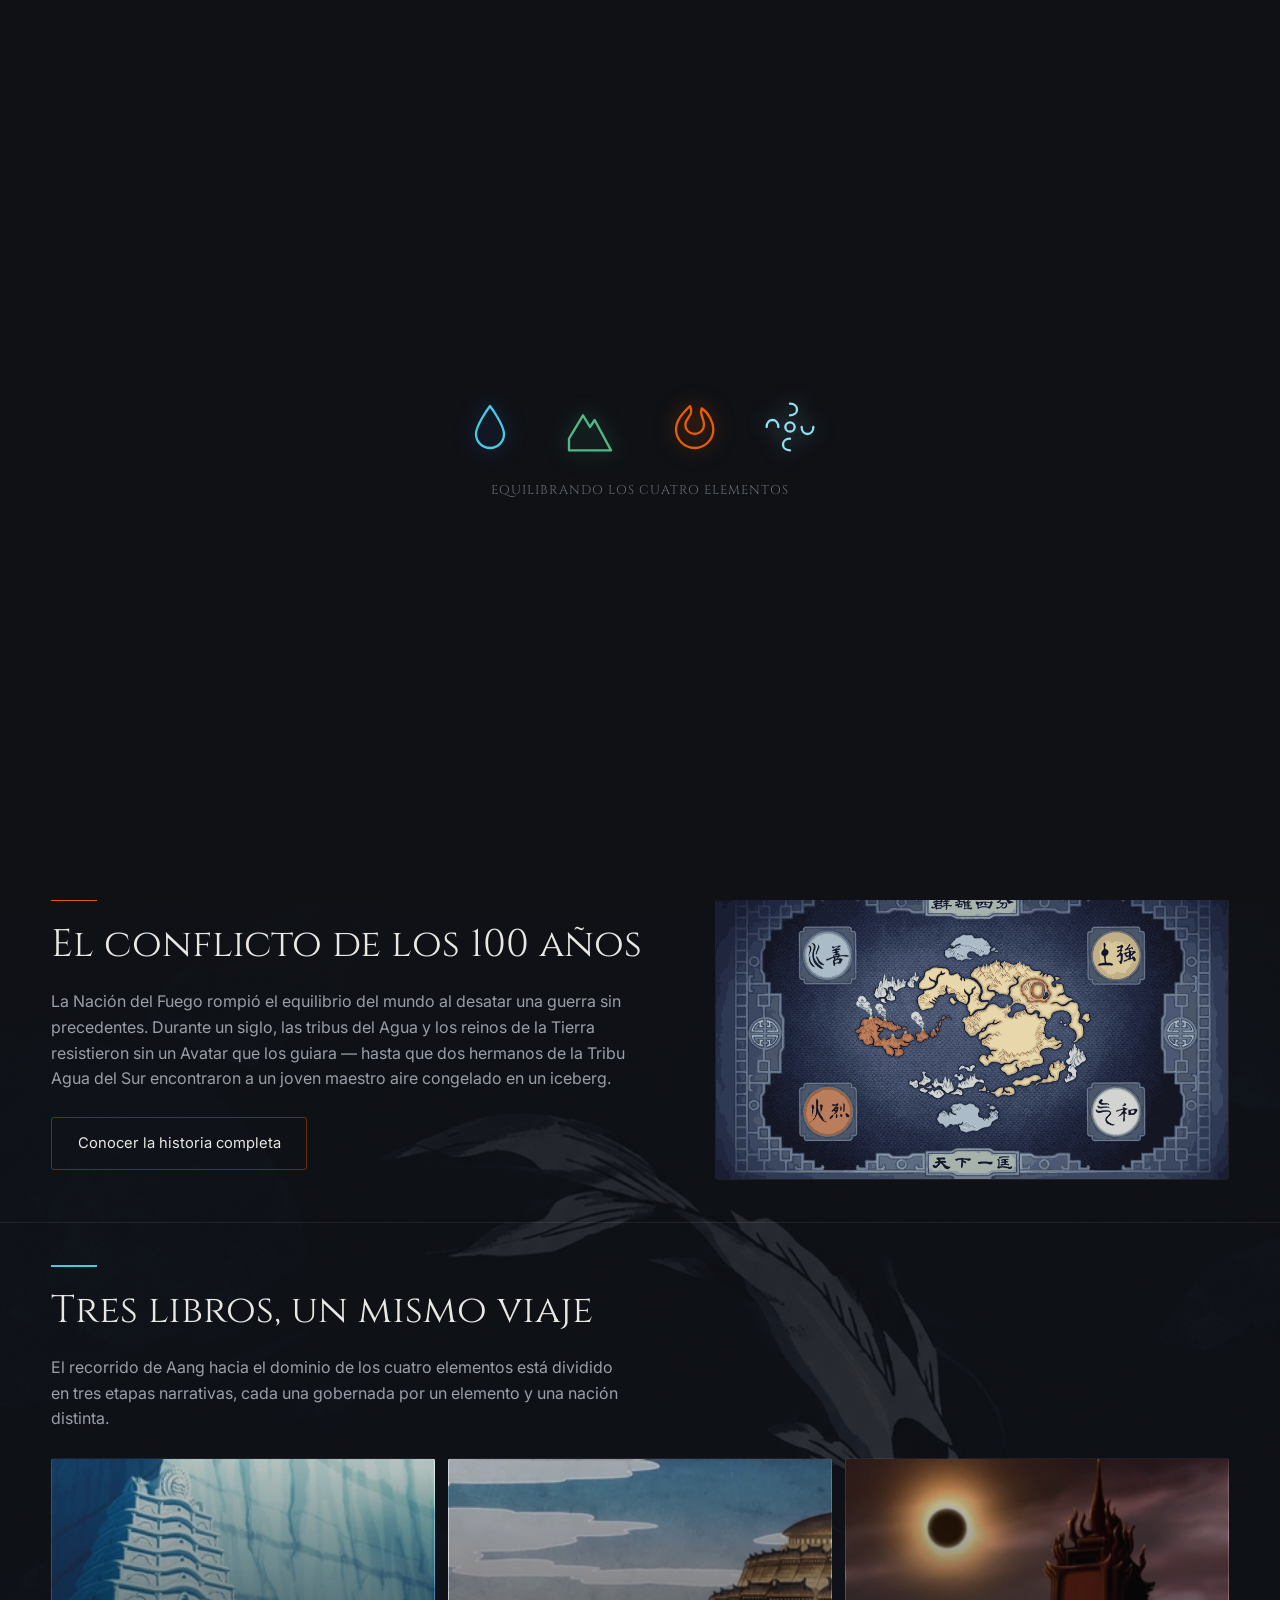
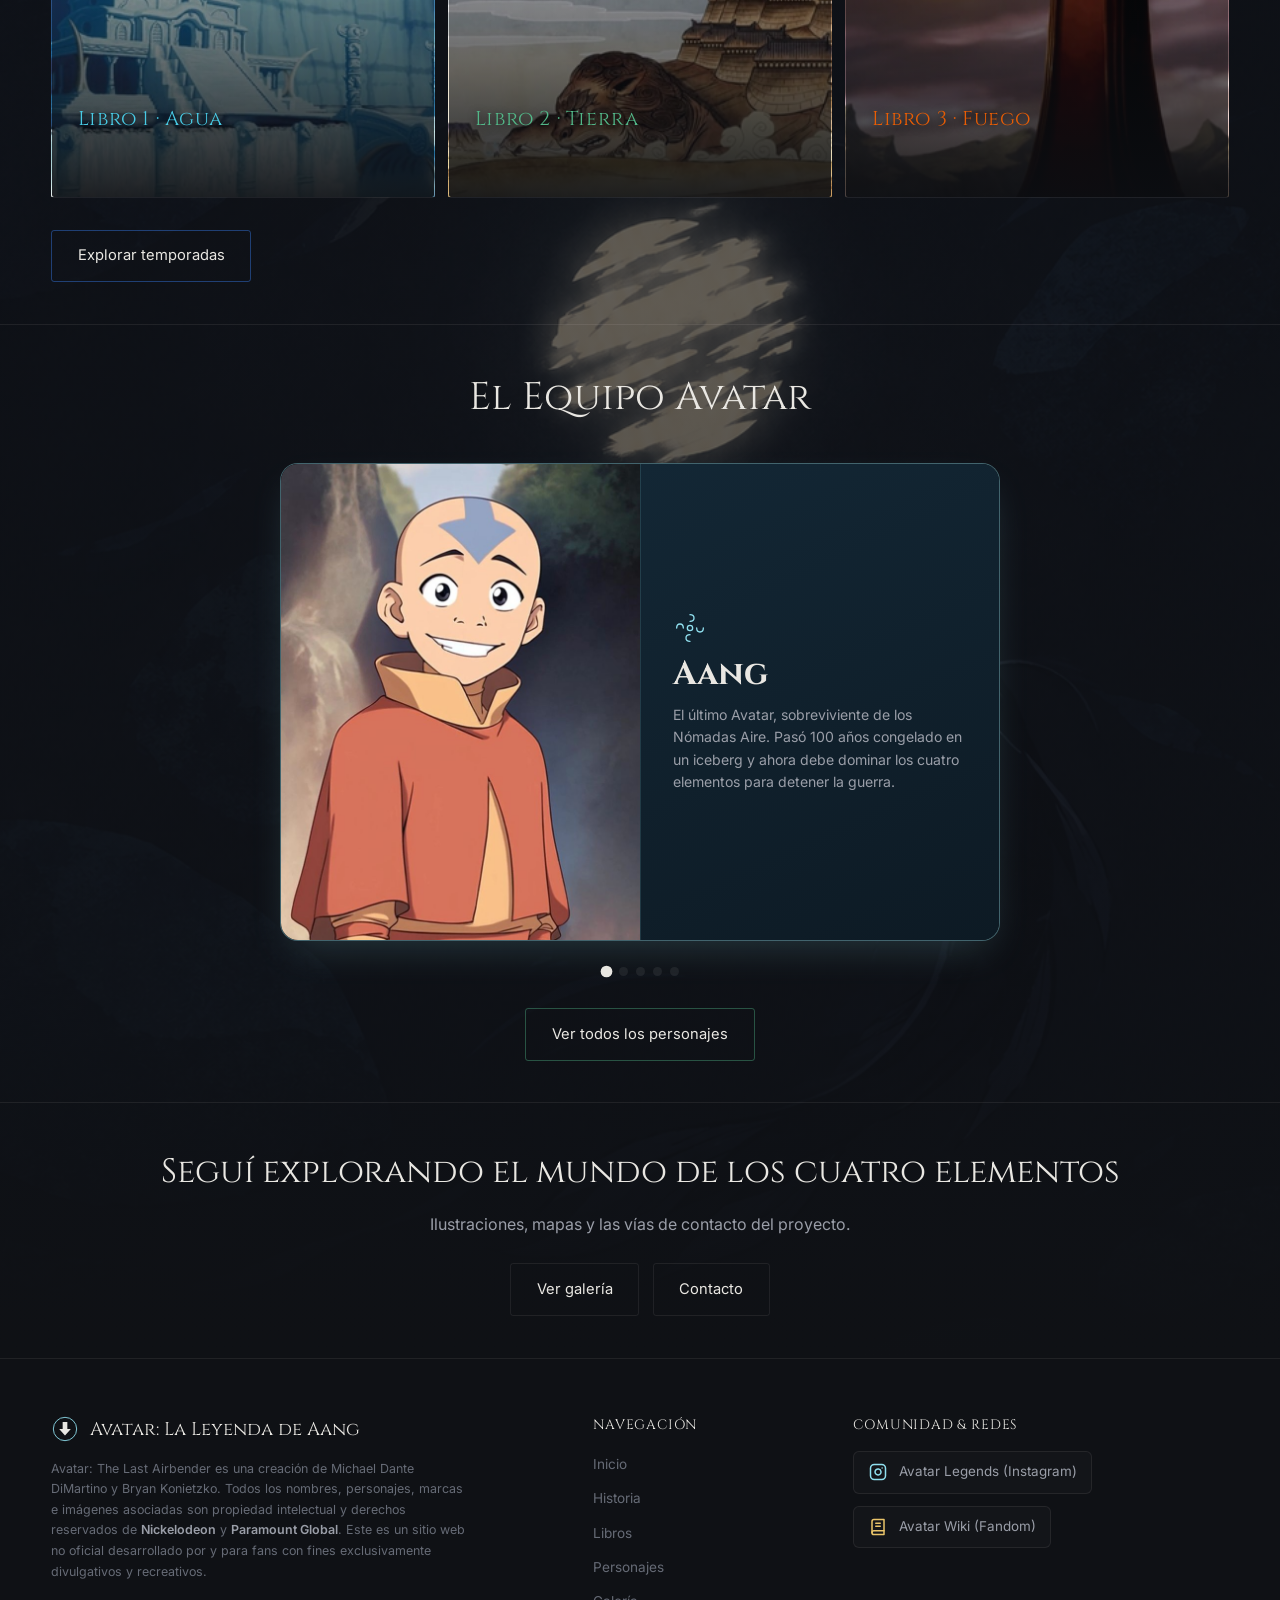
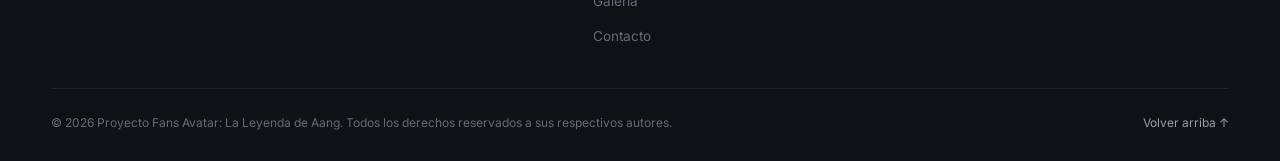
<file: index.html>
<!DOCTYPE html>
<html lang="es">
<head>
<meta charset="UTF-8">
<meta name="viewport" content="width=device-width, initial-scale=1.0">
<title>Avatar: La Leyenda de Aang — El mundo, el conflicto de los 100 años y el regreso del Avatar</title>
<meta name="description" content="Explorá el universo de Avatar: La Leyenda de Aang — la historia del conflicto de los 100 años, los tres Libros de la serie y el catálogo completo de personajes.">
<link rel="icon" href="assets/icons/favicon.svg" type="image/svg+xml">
<link rel="preconnect" href="https://fonts.googleapis.com">
<link rel="preconnect" href="https://fonts.gstatic.com" crossorigin>
<link href="https://fonts.googleapis.com/css2?family=Cinzel:wght@400;500;600&family=Inter:wght@400;500;600&display=swap" rel="stylesheet">
<link rel="stylesheet" href="css/style.css">
</head>
<body>


<div id="preloader" aria-hidden="true">
  <div class="preloader__simbolos">
    <span class="preloader__simbolo agua" data-elemento="agua">
      <svg viewBox="0 0 48 48" fill="none"><path d="M24 6C24 6 12 22 12 30a12 12 0 0 0 24 0C36 22 24 6 24 6Z" stroke-width="2" stroke-linejoin="round"/></svg>
    </span>
    <span class="preloader__simbolo tierra" data-elemento="tierra">
      <svg viewBox="0 0 48 48" fill="none"><path d="M6 34 18 14l6 10 4-6 14 26H6Z" stroke-width="2" stroke-linejoin="round"/></svg>
    </span>
    <span class="preloader__simbolo fuego" data-elemento="fuego">
      <svg viewBox="0 0 48 48" fill="none"><path d="M24 6c4 8-4 10-4 16a8 8 0 0 0 16 0c0-6-4-8-2-14 6 4 10 12 10 18a16 16 0 0 1-32 0c0-8 6-14 12-20Z" stroke-width="2" stroke-linejoin="round"/></svg>
    </span>
    <span class="preloader__simbolo aire" data-elemento="aire">
      <svg viewBox="0 0 48 48" fill="none"><circle cx="24" cy="24" r="4" stroke-width="2"/><path d="M24 4c8 0 8 10 0 10M44 24c0 8-10 8-10 0M24 44c-8 0-8-10 0-10M4 24c0-8 10-8 10 0" stroke-width="2" stroke-linecap="round"/></svg>
    </span>
  </div>
  <span class="preloader__texto">EQUILIBRANDO LOS CUATRO ELEMENTOS</span>
</div>

<!-- ============ NAVBAR ============ -->
<header class="navbar">
  <a href="index.html" class="navbar__marca">
    <svg viewBox="0 0 48 48" fill="none" aria-hidden="true">
      <circle cx="24" cy="24" r="20" stroke="var(--air-1)" stroke-width="1.5"/>
      <path d="M20 12H28V24H34L24 35L14 24H20V12Z" fill="var(--ink)"/>
    </svg>
    <span>Avatar</span>
  </a>

  <button class="navbar__toggle" id="navToggle" aria-expanded="false" aria-controls="navLista" aria-label="Abrir menú">
    <span></span><span></span><span></span>
  </button>

  <nav aria-label="Navegación principal">
    <ul class="navbar__lista" id="navLista">
      <li><a href="index.html" class="active" aria-current="page">Inicio</a></li>
      <li><a href="historia.html">Historia</a></li>
            <li class="navbar__item--con-submenu">
        <a href="libros.html">Libros</a>
        <ul class="navbar__submenu">
          <li><a href="libros.html#libro-agua">Libro Agua</a></li>
          <li><a href="libros.html#libro-tierra">Libro Tierra</a></li>
          <li><a href="libros.html#libro-fuego">Libro Fuego</a></li>
          <li><a href="libros.html#aun-hay-mas">Cómics</a></li>
        </ul>
      </li>
      <li><a href="personajes.html">Personajes</a></li>
      <li><a href="galeria.html">Galería</a></li>
      <li><a href="contacto.html">Contacto</a></li>
    </ul>
  </nav>
</header>

<main>

  <!-- ============ HERO ============ -->
  <section class="hero" aria-labelledby="hero-titulo">
    <div class="hero__contenido">
      <span class="hero__kicker">Cien años de guerra tocan a su fin</span>
      <h1 id="hero-titulo">AVATAR: LA LEYENDA DE AANG</h1>
      <h2>Un solo maestro capaz de dominar el Agua, la Tierra, el Fuego y el Aire despierta para devolver el equilibrio a las cuatro naciones.</h2>
      <div class="hero__simbolos" aria-hidden="true">
        <svg class="agua" viewBox="0 0 48 48" fill="none"><path d="M24 6C24 6 12 22 12 30a12 12 0 0 0 24 0C36 22 24 6 24 6Z" stroke-width="2" stroke-linejoin="round"/></svg>
        <svg class="tierra" viewBox="0 0 48 48" fill="none"><path d="M6 34 18 14l6 10 4-6 14 26H6Z" stroke-width="2" stroke-linejoin="round"/></svg>
        <svg class="fuego" viewBox="0 0 48 48" fill="none"><path d="M24 6c4 8-4 10-4 16a8 8 0 0 0 16 0c0-6-4-8-2-14 6 4 10 12 10 18a16 16 0 0 1-32 0c0-8 6-14 12-20Z" stroke-width="2" stroke-linejoin="round"/></svg>
        <svg class="aire" viewBox="0 0 48 48" fill="none"><circle cx="24" cy="24" r="4" stroke-width="2"/><path d="M24 4c8 0 8 10 0 10M44 24c0 8-10 8-10 0M24 44c-8 0-8-10 0-10M4 24c0-8 10-8 10 0" stroke-width="2" stroke-linecap="round"/></svg>
      </div>
    </div>
  </section>

  <!-- ============ CUERPO INFERIOR CON FONDO-INICIO (PECES KOI) AL SCROLLEAR ============ -->
  <div class="inicio-cuerpo">

    <!-- ============ PREVIEW: HISTORIA ============ -->
    <section class="preview" aria-labelledby="preview-historia-titulo">
      <div class="contenedor preview__fila">
        <div class="preview__texto">
          <div class="preview__eyebrow-linea" style="background:var(--fire-2)"></div>
          <h3 id="preview-historia-titulo">El conflicto de los 100 años</h3>
          <p>La Nación del Fuego rompió el equilibrio del mundo al desatar una guerra sin precedentes. Durante un siglo, las tribus del Agua y los reinos de la Tierra resistieron sin un Avatar que los guiara — hasta que dos hermanos de la Tribu Agua del Sur encontraron a un joven maestro aire congelado en un iceberg.</p>
          <a href="historia.html" class="boton boton--fuego">Conocer la historia completa</a>
        </div>
        <div class="preview__visual">
          <a href="historia.html#mapa" style="display:block;border:1px solid var(--line);border-radius:var(--radius);overflow:hidden">
            <img src="assets/img/mapa-mundo.png" alt="Mapa del mundo de Avatar: las cuatro naciones y el Polo Sur y Norte" loading="lazy">
          </a>
        </div>
      </div>
    </section>

    <!-- ============ PREVIEW: LIBROS ============ -->
    <section class="preview" aria-labelledby="preview-libros-titulo">
      <div class="contenedor">
        <div class="preview__eyebrow-linea" style="background:var(--water-2)"></div>
        <h3 id="preview-libros-titulo">Tres libros, un mismo viaje</h3>
        <p>El recorrido de Aang hacia el dominio de los cuatro elementos está dividido en tres etapas narrativas, cada una gobernada por un elemento y una nación distinta.</p>

        <div class="libros__acordeon">
          <div class="libro libro--agua" tabindex="0">
            <div class="libro__contenido">
              <span class="libro__etiqueta">Libro 1 · Agua</span>
              <p class="libro__descripcion">Katara y Sokka, dos hermanos de la Tribu Agua, encuentran a un niño de doce años congelado en un iceberg. ¿Será el Avatar que el mundo espera? El príncipe Zuko va tras ellos.</p>
            </div>
          </div>
          <div class="libro libro--tierra" tabindex="0">
            <div class="libro__contenido">
              <span class="libro__etiqueta">Libro 2 · Tierra</span>
              <p class="libro__descripcion">Aang debe aprender a controlar los 4 elementos. Junto a Sokka, Katara, Appa y Momo se dirige al Reino Tierra en busca de un maestro que lo forme.</p>
            </div>
          </div>
          <div class="libro libro--fuego" tabindex="0">
            <div class="libro__contenido">
              <span class="libro__etiqueta">Libro 3 · Fuego</span>
              <p class="libro__descripcion">Tras sufrir heridas graves en la batalla de Ba Sing Se, Aang despierta a bordo de un barco de la Nación del Fuego. Mientras tanto, Zuko viaja de regreso a casa.</p>
            </div>
          </div>
        </div>

        <div style="margin-top:2rem">
          <a href="libros.html" class="boton boton--agua">Explorar temporadas</a>
        </div>
      </div>
    </section>

    <!-- ============ PREVIEW: PERSONAJES (TARJETA DINÁMICA) ============ -->
    <section class="destacado" aria-labelledby="destacado-titulo">
      <div class="contenedor">
        <h3 class="destacado__titulo" id="destacado-titulo">El Equipo Avatar</h3>

        <article class="tarjeta-personaje" id="tarjetaPersonaje" data-elemento="aire">
          <div class="tarjeta-personaje__visual" id="tarjetaVisual">
            <img id="tarjetaFoto" class="tarjeta-personaje__foto" src="assets/img/personajes/aang.jpg" alt="Aang">
            <div id="tarjetaPlaceholder" class="tarjeta-personaje__placeholder" aria-hidden="true"></div>
          </div>
          <div class="tarjeta-personaje__info" id="tarjetaInfo">
            <span class="tarjeta-personaje__simbolo" id="tarjetaSimbolo" aria-hidden="true">
              <svg viewBox="0 0 48 48" fill="none" width="32"><circle cx="24" cy="24" r="4" stroke="var(--air-1)" stroke-width="2"/><path d="M24 4c8 0 8 10 0 10M44 24c0 8-10 8-10 0M24 44c-8 0-8-10 0-10M4 24c0-8 10-8 10 0" stroke="var(--air-1)" stroke-width="2" stroke-linecap="round"/></svg>
            </span>
            <h4 class="tarjeta-personaje__nombre" id="tarjetaNombre">Aang</h4>
            <p class="tarjeta-personaje__rol" id="tarjetaRol">El último Avatar, sobreviviente de los Nómadas Aire. Pasó 100 años congelado en un iceberg y ahora debe dominar los cuatro elementos para detener la guerra.</p>
          </div>
        </article>

        <div class="tarjeta-personaje__centro">
          <div class="tarjeta-personaje__puntos" id="tarjetaPuntos" role="tablist" aria-label="Seleccionar personaje destacado"></div>
          <div style="margin-top:2rem">
            <a href="personajes.html" class="boton boton--tierra">Ver todos los personajes</a>
          </div>
        </div>
      </div>
    </section>

    <!-- ============ CTA FINAL: GALERÍA Y CONTACTO ============ -->
    <section class="cta-final" aria-labelledby="cta-titulo">
      <div class="contenedor">
        <h3 id="cta-titulo">Seguí explorando el mundo de los cuatro elementos</h3>
        <p>Ilustraciones, mapas y las vías de contacto del proyecto.</p>
        <div class="cta-final__botones">
          <a href="galeria.html" class="boton">Ver galería</a>
          <a href="contacto.html" class="boton">Contacto</a>
        </div>
      </div>
    </section>

  </div> <!-- /.inicio-cuerpo -->

</main>

<footer class="pie">
  <div class="contenedor pie__contenido">
    <div class="pie__fila-principal">
      <div class="pie__marca">
        <a href="index.html" class="pie__logo">
          <svg viewBox="0 0 48 48" fill="none" aria-hidden="true" width="28" height="28">
            <circle cx="24" cy="24" r="20" stroke="var(--air-1)" stroke-width="1.5"/>
            <path d="M20 12H28V24H34L24 35L14 24H20V12Z" fill="var(--ink)"/>
          </svg>
          <span>Avatar: La Leyenda de Aang</span>
        </a>
        <p class="pie__legales">
          Avatar: The Last Airbender es una creación de Michael Dante DiMartino y Bryan Konietzko. Todos los nombres, personajes, marcas e imágenes asociadas son propiedad intelectual y derechos reservados de <strong>Nickelodeon</strong> y <strong>Paramount Global</strong>. Este es un sitio web no oficial desarrollado por y para fans con fines exclusivamente divulgativos y recreativos.
        </p>
      </div>

      <div class="pie__seccion">
        <span class="pie__titulo">Navegación</span>
        <ul class="pie__lista-vertical">
          <li><a href="index.html">Inicio</a></li>
          <li><a href="historia.html">Historia</a></li>
          <li><a href="libros.html">Libros</a></li>
          <li><a href="personajes.html">Personajes</a></li>
          <li><a href="galeria.html">Galería</a></li>
          <li><a href="contacto.html">Contacto</a></li>
        </ul>
      </div>

      <div class="pie__seccion">
        <span class="pie__titulo">Comunidad & Redes</span>
        <ul class="pie__redes">
          <li>
            <a href="https://www.instagram.com/avatarlegends/" target="_blank" rel="noopener noreferrer" class="pie__enlace-social" aria-label="Instagram oficial de Avatar Legends (Nickelodeon)">
              <svg class="pie__icono" viewBox="0 0 24 24" fill="none" stroke="currentColor" stroke-width="2" stroke-linecap="round" stroke-linejoin="round" aria-hidden="true">
                <rect x="2" y="2" width="20" height="20" rx="5" ry="5"></rect>
                <path d="M16 11.37A4 4 0 1 1 12.63 8 4 4 0 0 1 16 11.37z"></path>
                <line x1="17.5" y1="6.5" x2="17.51" y2="6.5"></line>
              </svg>
              <span>Avatar Legends (Instagram)</span>
            </a>
          </li>
          <li>
            <a href="https://avatar.fandom.com/es/wiki/Avatar_Wiki" target="_blank" rel="noopener noreferrer" class="pie__enlace-social pie__enlace-social--wiki" aria-label="Avatar Wiki en español (Fandom)">
              <svg class="pie__icono" viewBox="0 0 24 24" fill="none" stroke="currentColor" stroke-width="2" stroke-linecap="round" stroke-linejoin="round" aria-hidden="true">
                <path d="M4 19.5A2.5 2.5 0 0 1 6.5 17H20"></path>
                <path d="M6.5 2H20v20H6.5A2.5 2.5 0 0 1 4 19.5v-15A2.5 2.5 0 0 1 6.5 2z"></path>
                <path d="M9 7h6m-6 4h6"></path>
              </svg>
              <span>Avatar Wiki (Fandom)</span>
            </a>
          </li>
        </ul>
      </div>
    </div>

    <div class="pie__subbarra">
      <span>© 2026 Proyecto Fans Avatar: La Leyenda de Aang. Todos los derechos reservados a sus respectivos autores.</span>
      <a href="#" class="pie__volver-arriba" onclick="window.scrollTo({top: 0, behavior: 'smooth'}); return false;">Volver arriba ↑</a>
    </div>
  </div>
</footer>

<script src="js/loader.js"></script>
<script src="js/main.js"></script>
</body>
</html>
</file>
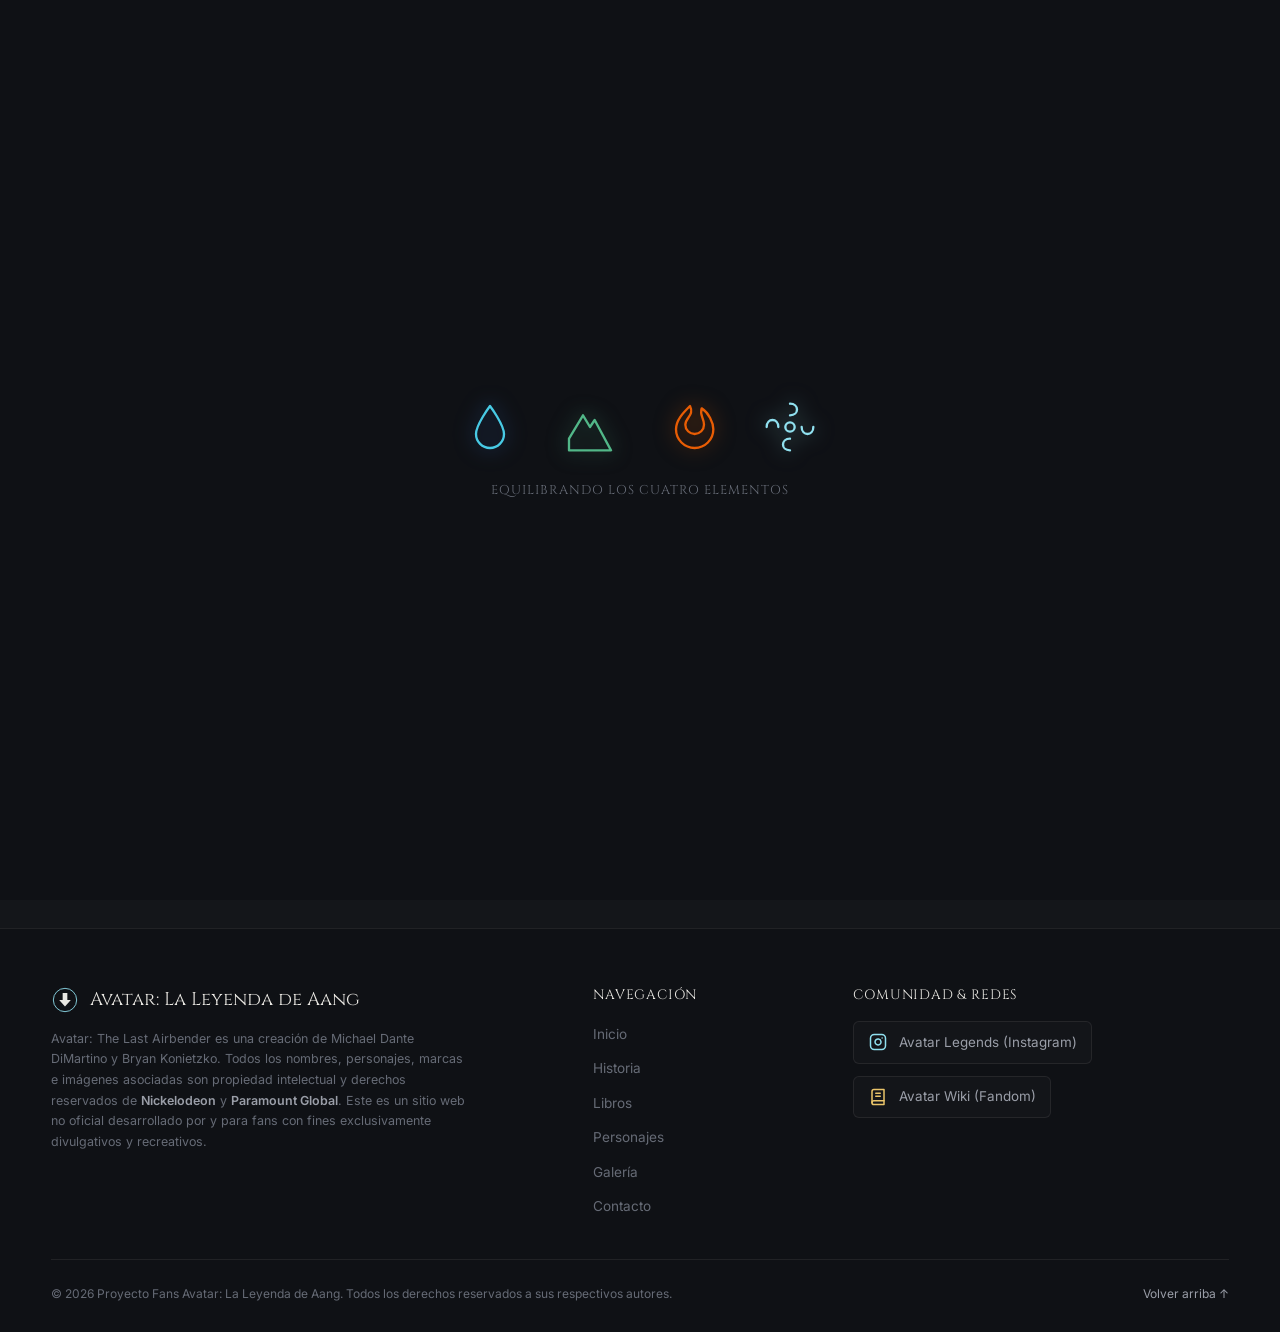
<file: contacto.html>
<!DOCTYPE html>
<html lang="es">
<head>
<meta charset="UTF-8">
<meta name="viewport" content="width=device-width, initial-scale=1.0">
<title>Contacto | Avatar: La Leyenda de Aang</title>
<meta name="description" content="Escribinos sobre el sitio de fans de Avatar: La Leyenda de Aang.">
<link rel="icon" href="assets/icons/favicon.svg" type="image/svg+xml">
<link rel="preconnect" href="https://fonts.googleapis.com">
<link rel="preconnect" href="https://fonts.gstatic.com" crossorigin>
<link href="https://fonts.googleapis.com/css2?family=Cinzel:wght@400;500;600&family=Inter:wght@400;500;600&display=swap" rel="stylesheet">
<link rel="stylesheet" href="css/style.css">
</head>
<body>

<div id="preloader" aria-hidden="true">
  <div class="preloader__simbolos">
    <span class="preloader__simbolo agua" data-elemento="agua"><svg viewBox="0 0 48 48" fill="none"><path d="M24 6C24 6 12 22 12 30a12 12 0 0 0 24 0C36 22 24 6 24 6Z" stroke-width="2" stroke-linejoin="round"/></svg></span>
    <span class="preloader__simbolo tierra" data-elemento="tierra"><svg viewBox="0 0 48 48" fill="none"><path d="M6 34 18 14l6 10 4-6 14 26H6Z" stroke-width="2" stroke-linejoin="round"/></svg></span>
    <span class="preloader__simbolo fuego" data-elemento="fuego"><svg viewBox="0 0 48 48" fill="none"><path d="M24 6c4 8-4 10-4 16a8 8 0 0 0 16 0c0-6-4-8-2-14 6 4 10 12 10 18a16 16 0 0 1-32 0c0-8 6-14 12-20Z" stroke-width="2" stroke-linejoin="round"/></svg></span>
    <span class="preloader__simbolo aire" data-elemento="aire"><svg viewBox="0 0 48 48" fill="none"><circle cx="24" cy="24" r="4" stroke-width="2"/><path d="M24 4c8 0 8 10 0 10M44 24c0 8-10 8-10 0M24 44c-8 0-8-10 0-10M4 24c0-8 10-8 10 0" stroke-width="2" stroke-linecap="round"/></svg></span>
  </div>
  <span class="preloader__texto">EQUILIBRANDO LOS CUATRO ELEMENTOS</span>
</div>

<header class="navbar">
  <a href="index.html" class="navbar__marca">
    <svg viewBox="0 0 48 48" fill="none" aria-hidden="true"><circle cx="24" cy="24" r="20" stroke="var(--air-1)" stroke-width="1.5"/><path d="M20 12H28V24H34L24 35L14 24H20V12Z" fill="var(--ink)"/></svg>
    <span>Avatar</span>
  </a>
  <button class="navbar__toggle" id="navToggle" aria-expanded="false" aria-controls="navLista" aria-label="Abrir menú"><span></span><span></span><span></span></button>
  <nav aria-label="Navegación principal">
    <ul class="navbar__lista" id="navLista">
      <li><a href="index.html">Inicio</a></li>
      <li><a href="historia.html">Historia</a></li>
            <li class="navbar__item--con-submenu">
        <a href="libros.html">Libros</a>
        <ul class="navbar__submenu">
          <li><a href="libros.html#libro-agua">Libro Agua</a></li>
          <li><a href="libros.html#libro-tierra">Libro Tierra</a></li>
          <li><a href="libros.html#libro-fuego">Libro Fuego</a></li>
          <li><a href="libros.html#aun-hay-mas">Cómics</a></li>
        </ul>
      </li>
      <li><a href="personajes.html">Personajes</a></li>
      <li><a href="galeria.html">Galería</a></li>
      <li><a href="contacto.html" class="active" aria-current="page">Contacto</a></li>
    </ul>
  </nav>
</header>

<main>

  <section class="pagina-hero" style="background-image:url('assets/img/toph-tierra-control.jpg'); background-position: center 25%;">
    <div class="pagina-hero__velo"></div>
    <div class="contenedor pagina-hero__contenido">
      <span class="pagina-hero__kicker">Contacto</span>
      <h1>Escribinos</h1>
      <p>¿Encontraste un error, tenés una sugerencia o querés colaborar con el sitio? Dejanos tu mensaje.</p>
    </div>
  </section>

  <div class="contenedor contacto">
    <form class="contacto__formulario" action="#" method="post">
      <div class="campo">
        <label for="nombre">Nombre</label>
        <input type="text" id="nombre" name="nombre" autocomplete="name" required>
      </div>
      <div class="campo">
        <label for="email">Correo electrónico</label>
        <input type="email" id="email" name="email" autocomplete="email" required>
      </div>
      <div class="campo">
        <label for="mensaje">Mensaje</label>
        <textarea id="mensaje" name="mensaje" rows="6" required></textarea>
      </div>
      <button type="submit" class="boton boton--agua contacto__enviar">Enviar mensaje</button>
    </form>

    <aside class="contacto__vias">
      <h3>Otras vías</h3>
      <ul class="contacto__lista">
        <li>
          <a href="mailto:contacto@avatar-fans.example">
            <svg viewBox="0 0 24 24" fill="none" stroke="currentColor" stroke-width="1.6"><rect x="3" y="5" width="18" height="14" rx="2"/><path d="m4 7 8 6 8-6"/></svg>
            contacto@avatar-fans.example
          </a>
        </li>
        <li>
          <a href="#">
            <svg viewBox="0 0 24 24" fill="none" stroke="currentColor" stroke-width="1.6"><path d="M17 2H7a2 2 0 0 0-2 2v16a2 2 0 0 0 2 2h10a2 2 0 0 0 2-2V4a2 2 0 0 0-2-2Z"/><path d="M11 18h2"/></svg>
            @avatarfans
          </a>
        </li>
        <li>
          <a href="#">
            <svg viewBox="0 0 24 24" fill="none" stroke="currentColor" stroke-width="1.6"><path d="M21 15a2 2 0 0 1-2 2H8l-5 4V5a2 2 0 0 1 2-2h14a2 2 0 0 1 2 2Z"/></svg>
            Foro de la comunidad
          </a>
        </li>
      </ul>
    </aside>
  </div>

</main>

<footer class="pie">
  <div class="contenedor pie__contenido">
    <div class="pie__fila-principal">
      <div class="pie__marca">
        <a href="index.html" class="pie__logo">
          <svg viewBox="0 0 48 48" fill="none" aria-hidden="true" width="28" height="28">
            <circle cx="24" cy="24" r="20" stroke="var(--air-1)" stroke-width="1.5"/>
            <path d="M20 12H28V24H34L24 35L14 24H20V12Z" fill="var(--ink)"/>
          </svg>
          <span>Avatar: La Leyenda de Aang</span>
        </a>
        <p class="pie__legales">
          Avatar: The Last Airbender es una creación de Michael Dante DiMartino y Bryan Konietzko. Todos los nombres, personajes, marcas e imágenes asociadas son propiedad intelectual y derechos reservados de <strong>Nickelodeon</strong> y <strong>Paramount Global</strong>. Este es un sitio web no oficial desarrollado por y para fans con fines exclusivamente divulgativos y recreativos.
        </p>
      </div>

      <div class="pie__seccion">
        <span class="pie__titulo">Navegación</span>
        <ul class="pie__lista-vertical">
          <li><a href="index.html">Inicio</a></li>
          <li><a href="historia.html">Historia</a></li>
          <li><a href="libros.html">Libros</a></li>
          <li><a href="personajes.html">Personajes</a></li>
          <li><a href="galeria.html">Galería</a></li>
          <li><a href="contacto.html">Contacto</a></li>
        </ul>
      </div>

      <div class="pie__seccion">
        <span class="pie__titulo">Comunidad & Redes</span>
        <ul class="pie__redes">
          <li>
            <a href="https://www.instagram.com/avatarlegends/" target="_blank" rel="noopener noreferrer" class="pie__enlace-social" aria-label="Instagram oficial de Avatar Legends (Nickelodeon)">
              <svg class="pie__icono" viewBox="0 0 24 24" fill="none" stroke="currentColor" stroke-width="2" stroke-linecap="round" stroke-linejoin="round" aria-hidden="true">
                <rect x="2" y="2" width="20" height="20" rx="5" ry="5"></rect>
                <path d="M16 11.37A4 4 0 1 1 12.63 8 4 4 0 0 1 16 11.37z"></path>
                <line x1="17.5" y1="6.5" x2="17.51" y2="6.5"></line>
              </svg>
              <span>Avatar Legends (Instagram)</span>
            </a>
          </li>
          <li>
            <a href="https://avatar.fandom.com/es/wiki/Avatar_Wiki" target="_blank" rel="noopener noreferrer" class="pie__enlace-social pie__enlace-social--wiki" aria-label="Avatar Wiki en español (Fandom)">
              <svg class="pie__icono" viewBox="0 0 24 24" fill="none" stroke="currentColor" stroke-width="2" stroke-linecap="round" stroke-linejoin="round" aria-hidden="true">
                <path d="M4 19.5A2.5 2.5 0 0 1 6.5 17H20"></path>
                <path d="M6.5 2H20v20H6.5A2.5 2.5 0 0 1 4 19.5v-15A2.5 2.5 0 0 1 6.5 2z"></path>
                <path d="M9 7h6m-6 4h6"></path>
              </svg>
              <span>Avatar Wiki (Fandom)</span>
            </a>
          </li>
        </ul>
      </div>
    </div>

    <div class="pie__subbarra">
      <span>© 2026 Proyecto Fans Avatar: La Leyenda de Aang. Todos los derechos reservados a sus respectivos autores.</span>
      <a href="#" class="pie__volver-arriba" onclick="window.scrollTo({top: 0, behavior: 'smooth'}); return false;">Volver arriba ↑</a>
    </div>
  </div>
</footer>

<script src="js/loader.js"></script>
<script src="js/main.js"></script>
</body>
</html>
</file>
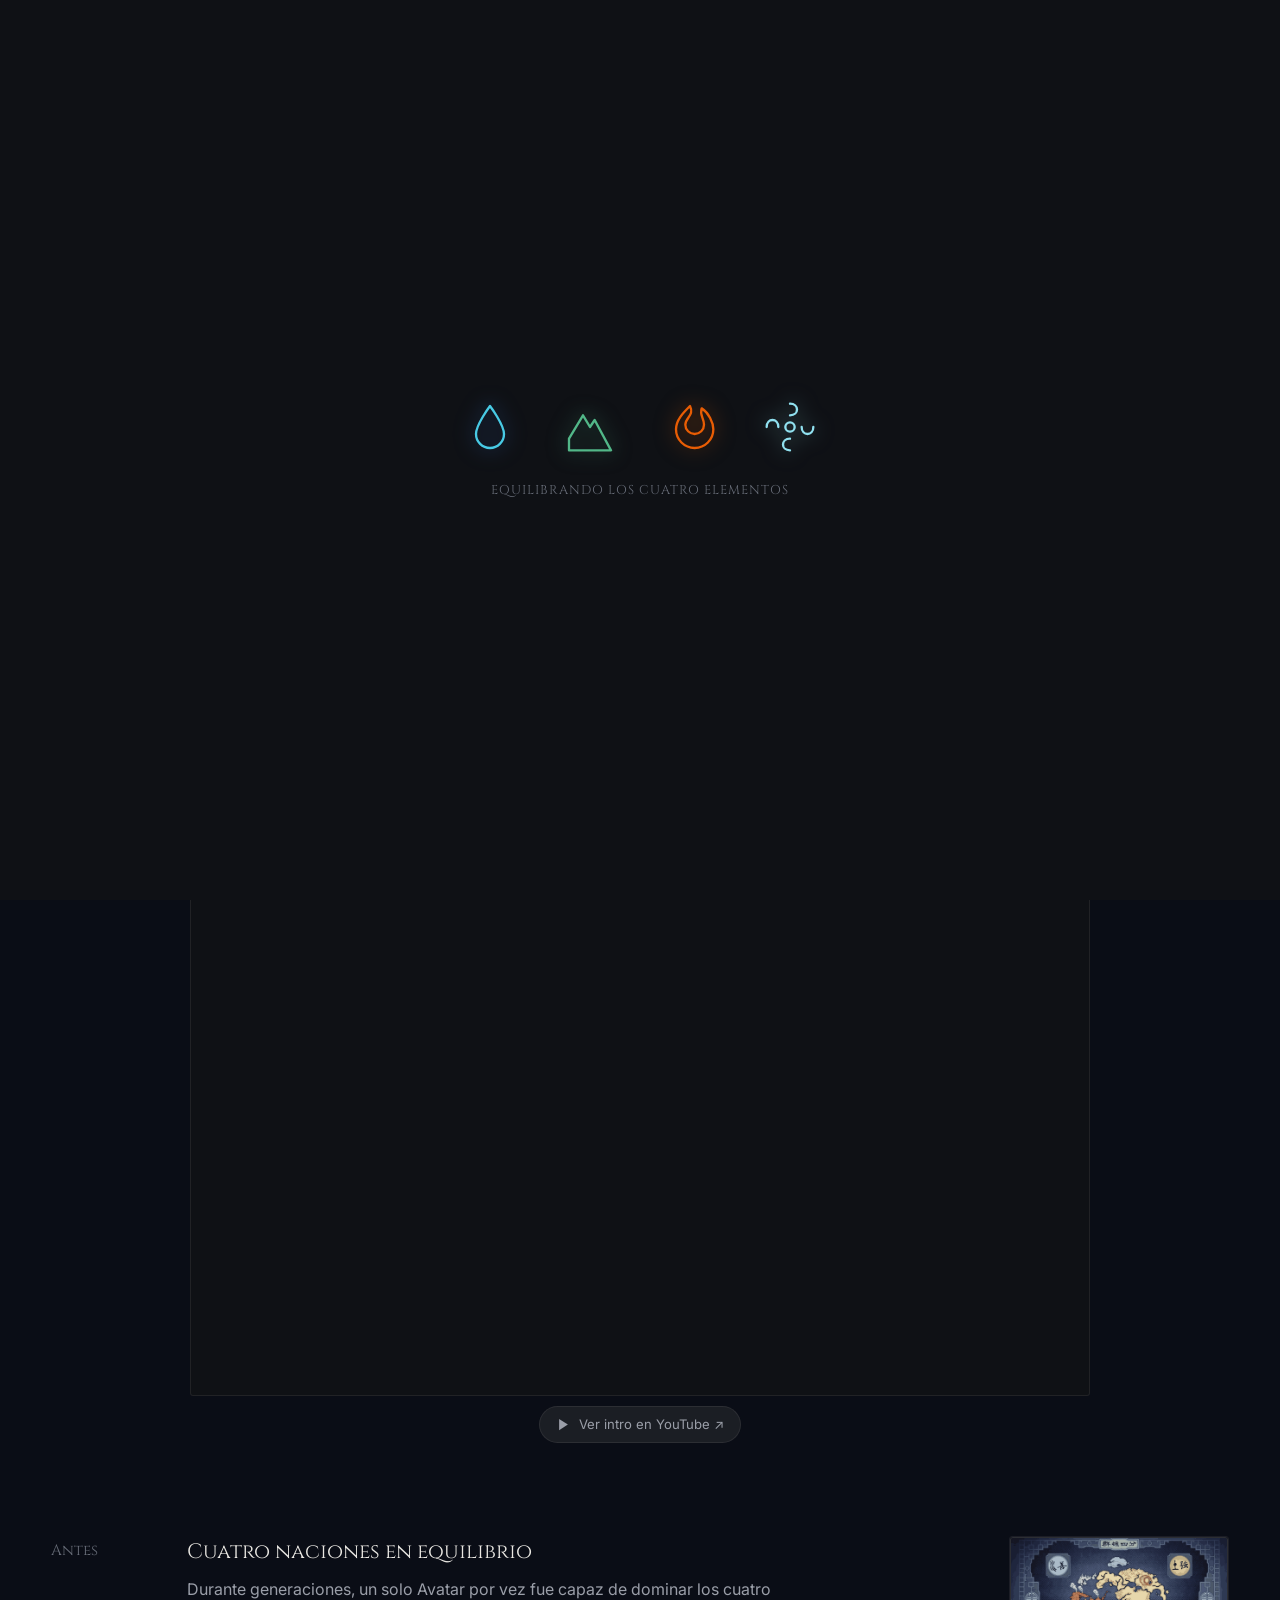
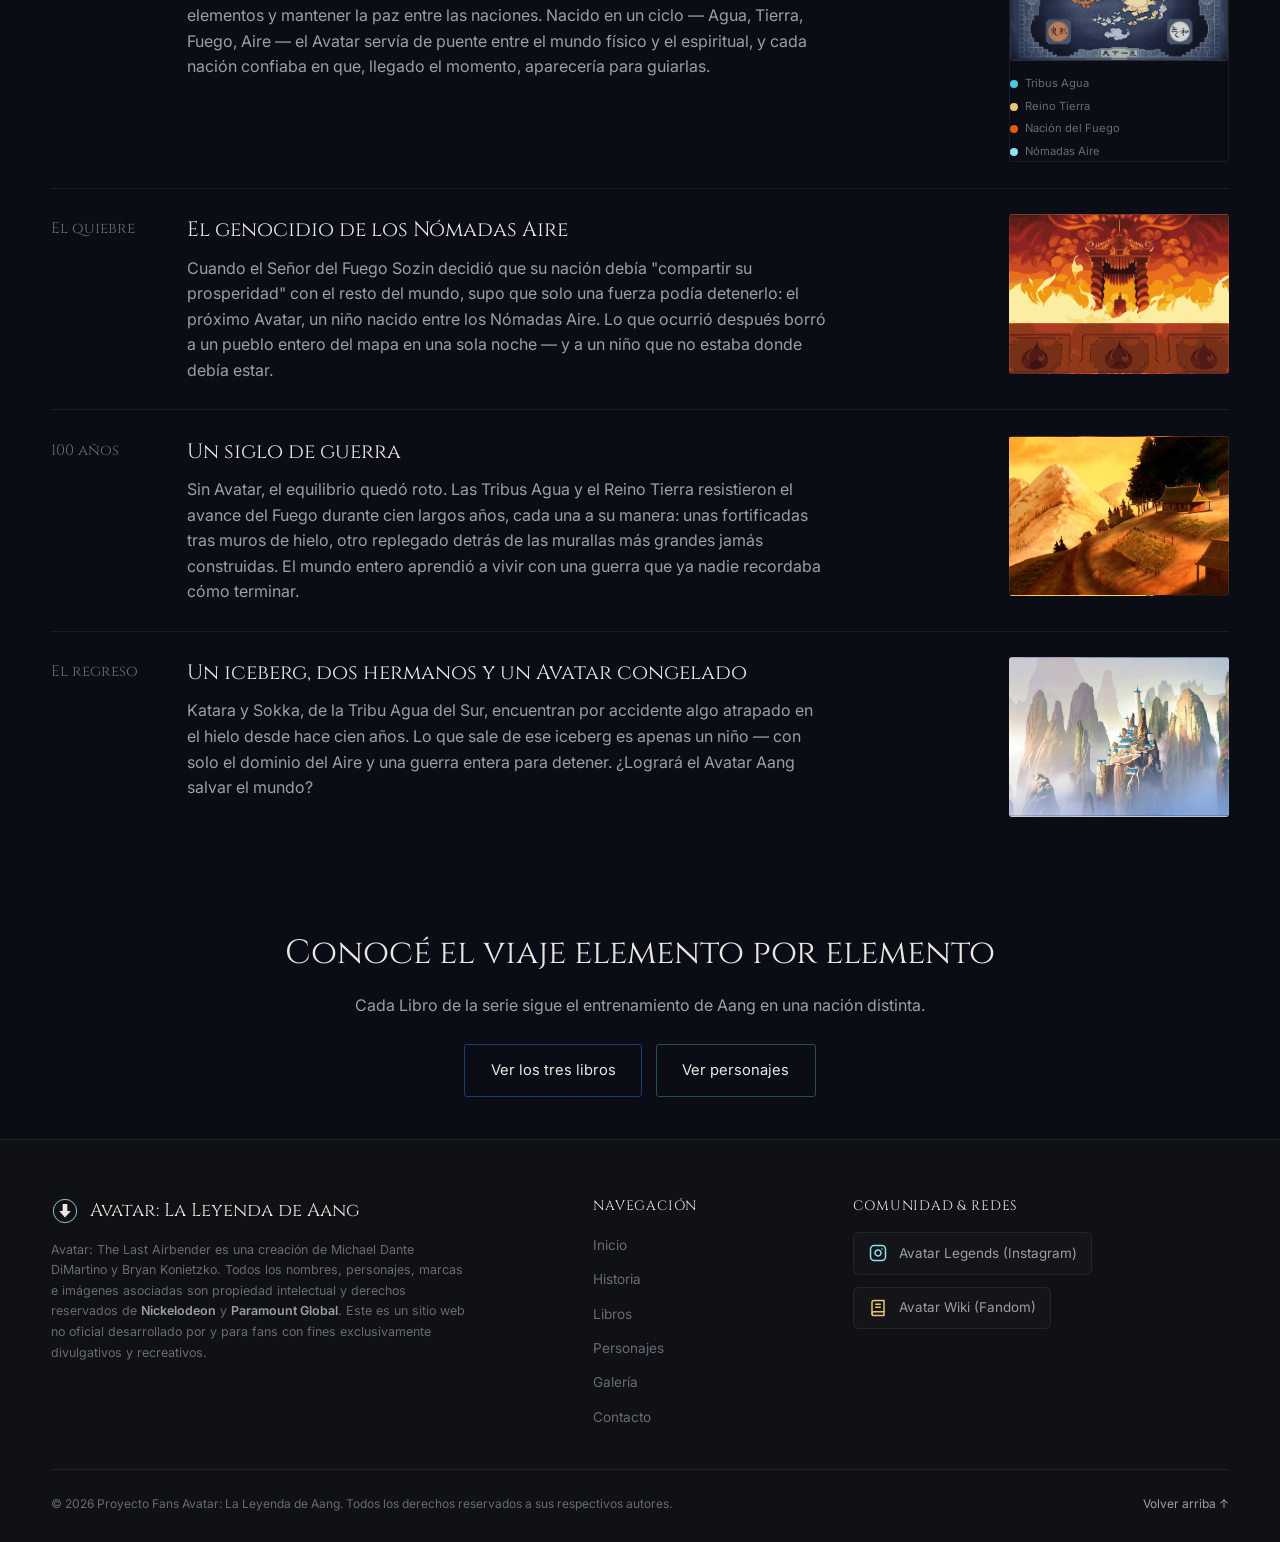
<file: historia.html>
<!DOCTYPE html>
<html lang="es">
<head>
<meta charset="UTF-8">
<meta name="viewport" content="width=device-width, initial-scale=1.0">
<title>Historia — El conflicto de los 100 años | Avatar: La Leyenda de Aang</title>
<meta name="description" content="El origen del Avatar, la ruptura del equilibrio por la Nación del Fuego y el despertar de Aang: la historia completa del conflicto de los 100 años.">
<link rel="icon" href="assets/icons/favicon.svg" type="image/svg+xml">
<link rel="preconnect" href="https://fonts.googleapis.com">
<link rel="preconnect" href="https://fonts.gstatic.com" crossorigin>
<link href="https://fonts.googleapis.com/css2?family=Cinzel:wght@400;500;600&family=Inter:wght@400;500;600&display=swap" rel="stylesheet">
<link rel="stylesheet" href="css/style.css">
</head>
<body class="pagina-historia">

<div class="cielo-fijo" aria-hidden="true"></div>

<div id="preloader" aria-hidden="true">
  <div class="preloader__simbolos">
    <span class="preloader__simbolo agua" data-elemento="agua"><svg viewBox="0 0 48 48" fill="none"><path d="M24 6C24 6 12 22 12 30a12 12 0 0 0 24 0C36 22 24 6 24 6Z" stroke-width="2" stroke-linejoin="round"/></svg></span>
    <span class="preloader__simbolo tierra" data-elemento="tierra"><svg viewBox="0 0 48 48" fill="none"><path d="M6 34 18 14l6 10 4-6 14 26H6Z" stroke-width="2" stroke-linejoin="round"/></svg></span>
    <span class="preloader__simbolo fuego" data-elemento="fuego"><svg viewBox="0 0 48 48" fill="none"><path d="M24 6c4 8-4 10-4 16a8 8 0 0 0 16 0c0-6-4-8-2-14 6 4 10 12 10 18a16 16 0 0 1-32 0c0-8 6-14 12-20Z" stroke-width="2" stroke-linejoin="round"/></svg></span>
    <span class="preloader__simbolo aire" data-elemento="aire"><svg viewBox="0 0 48 48" fill="none"><circle cx="24" cy="24" r="4" stroke-width="2"/><path d="M24 4c8 0 8 10 0 10M44 24c0 8-10 8-10 0M24 44c-8 0-8-10 0-10M4 24c0-8 10-8 10 0" stroke-width="2" stroke-linecap="round"/></svg></span>
  </div>
  <span class="preloader__texto">EQUILIBRANDO LOS CUATRO ELEMENTOS</span>
</div>

<header class="navbar">
  <a href="index.html" class="navbar__marca">
    <svg viewBox="0 0 48 48" fill="none" aria-hidden="true"><circle cx="24" cy="24" r="20" stroke="var(--air-1)" stroke-width="1.5"/><path d="M20 12H28V24H34L24 35L14 24H20V12Z" fill="var(--ink)"/></svg>
    <span>Avatar</span>
  </a>
  <button class="navbar__toggle" id="navToggle" aria-expanded="false" aria-controls="navLista" aria-label="Abrir menú"><span></span><span></span><span></span></button>
  <nav aria-label="Navegación principal">
    <ul class="navbar__lista" id="navLista">
      <li><a href="index.html">Inicio</a></li>
      <li><a href="historia.html" class="active" aria-current="page">Historia</a></li>
            <li class="navbar__item--con-submenu">
        <a href="libros.html">Libros</a>
        <ul class="navbar__submenu">
          <li><a href="libros.html#libro-agua">Libro Agua</a></li>
          <li><a href="libros.html#libro-tierra">Libro Tierra</a></li>
          <li><a href="libros.html#libro-fuego">Libro Fuego</a></li>
          <li><a href="libros.html#aun-hay-mas">Cómics</a></li>
        </ul>
      </li>
      <li><a href="personajes.html">Personajes</a></li>
      <li><a href="galeria.html">Galería</a></li>
      <li><a href="contacto.html">Contacto</a></li>
    </ul>
  </nav>
</header>

<main>

  <section class="historia-cielo" aria-labelledby="hero-titulo-historia">
    <div class="historia-cielo__velo"></div>
    <div class="contenedor historia-cielo__contenido">
      <span class="pagina-hero__kicker">Historia del mundo</span>
      <h1 id="hero-titulo-historia">El conflicto de los 100 años</h1>
      <p>Cuatro naciones, un equilibrio roto y un Avatar desaparecido. Así comenzó — y así estuvo a punto de terminar — la guerra que definió al mundo.</p>
    </div>
  </section>

  <section class="historia-video">
    <div class="contenedor" style="text-align:center">
      <div class="historia-video__marco">
        <iframe src="https://www.youtube.com/embed/3hq7bDOCXLg?autoplay=1&amp;mute=1&amp;rel=0" title="Avatar: La Leyenda de Aang" allow="accelerometer; autoplay; clipboard-write; encrypted-media; gyroscope; picture-in-picture; web-share" allowfullscreen loading="lazy"></iframe>
      </div>
      <a href="https://www.youtube.com/watch?v=3hq7bDOCXLg" target="_blank" rel="noopener noreferrer" class="video-enlace-directo">
        <svg viewBox="0 0 24 24"><polygon points="5 3 19 12 5 21 5 3"/></svg>
        <span>Ver intro en YouTube ↗</span>
      </a>
    </div>
  </section>

  <section class="relato">
    <div class="contenedor">

      <div class="relato__bloque" id="mapa">
        <span class="relato__marca">Antes</span>
        <div>
          <h3>Cuatro naciones en equilibrio</h3>
          <p>Durante generaciones, un solo Avatar por vez fue capaz de dominar los cuatro elementos y mantener la paz entre las naciones. Nacido en un ciclo — Agua, Tierra, Fuego, Aire — el Avatar servía de puente entre el mundo físico y el espiritual, y cada nación confiaba en que, llegado el momento, aparecería para guiarlas.</p>
        </div>
        <div class="relato__imagen">
          <div class="mapa-seccion__marco">
            <img src="assets/img/mapa-mundo.png" alt="Mapa ilustrado del mundo de Avatar con las cuatro naciones" loading="lazy">
          </div>
          <div class="mapa-seccion__pie">
            <div class="mapa-seccion__leyenda">
              <span><i class="mapa-seccion__punto" style="background:var(--water-2)"></i>Tribus Agua</span>
              <span><i class="mapa-seccion__punto" style="background:var(--creature)"></i>Reino Tierra</span>
              <span><i class="mapa-seccion__punto" style="background:var(--fire-2)"></i>Nación del Fuego</span>
              <span><i class="mapa-seccion__punto" style="background:var(--air-1)"></i>Nómadas Aire</span>
            </div>
          </div>
        </div>
      </div>

      <div class="relato__bloque">
        <span class="relato__marca">El quiebre</span>
        <div>
          <h3>El genocidio de los Nómadas Aire</h3>
          <p>Cuando el Señor del Fuego Sozin decidió que su nación debía "compartir su prosperidad" con el resto del mundo, supo que solo una fuerza podía detenerlo: el próximo Avatar, un niño nacido entre los Nómadas Aire. Lo que ocurrió después borró a un pueblo entero del mapa en una sola noche — y a un niño que no estaba donde debía estar.</p>
        </div>
        <div class="relato__imagen" style="background-image:url('assets/img/fuego.png')"></div>
      </div>

      <div class="relato__bloque">
        <span class="relato__marca">100 años</span>
        <div>
          <h3>Un siglo de guerra</h3>
          <p>Sin Avatar, el equilibrio quedó roto. Las Tribus Agua y el Reino Tierra resistieron el avance del Fuego durante cien largos años, cada una a su manera: unas fortificadas tras muros de hielo, otro replegado detrás de las murallas más grandes jamás construidas. El mundo entero aprendió a vivir con una guerra que ya nadie recordaba cómo terminar.</p>
        </div>
        <div class="relato__imagen" style="background-image:url('assets/img/tierra.jpg')"></div>
      </div>

      <div class="relato__bloque">
        <span class="relato__marca">El regreso</span>
        <div>
          <h3>Un iceberg, dos hermanos y un Avatar congelado</h3>
          <p>Katara y Sokka, de la Tribu Agua del Sur, encuentran por accidente algo atrapado en el hielo desde hace cien años. Lo que sale de ese iceberg es apenas un niño — con solo el dominio del Aire y una guerra entera para detener. ¿Logrará el Avatar Aang salvar el mundo?</p>
        </div>
        <div class="relato__imagen" style="background-image:url('assets/img/aire.jpg')"></div>
      </div>

    </div>
  </section>

  <section class="cta-final">
    <div class="contenedor">
      <h3>Conocé el viaje elemento por elemento</h3>
      <p>Cada Libro de la serie sigue el entrenamiento de Aang en una nación distinta.</p>
      <div class="cta-final__botones">
        <a href="libros.html" class="boton boton--agua">Ver los tres libros</a>
        <a href="personajes.html" class="boton boton--tierra">Ver personajes</a>
      </div>
    </div>
  </section>

</main>

<footer class="pie">
  <div class="contenedor pie__contenido">
    <div class="pie__fila-principal">
      <div class="pie__marca">
        <a href="index.html" class="pie__logo">
          <svg viewBox="0 0 48 48" fill="none" aria-hidden="true" width="28" height="28">
            <circle cx="24" cy="24" r="20" stroke="var(--air-1)" stroke-width="1.5"/>
            <path d="M20 12H28V24H34L24 35L14 24H20V12Z" fill="var(--ink)"/>
          </svg>
          <span>Avatar: La Leyenda de Aang</span>
        </a>
        <p class="pie__legales">
          Avatar: The Last Airbender es una creación de Michael Dante DiMartino y Bryan Konietzko. Todos los nombres, personajes, marcas e imágenes asociadas son propiedad intelectual y derechos reservados de <strong>Nickelodeon</strong> y <strong>Paramount Global</strong>. Este es un sitio web no oficial desarrollado por y para fans con fines exclusivamente divulgativos y recreativos.
        </p>
      </div>

      <div class="pie__seccion">
        <span class="pie__titulo">Navegación</span>
        <ul class="pie__lista-vertical">
          <li><a href="index.html">Inicio</a></li>
          <li><a href="historia.html">Historia</a></li>
          <li><a href="libros.html">Libros</a></li>
          <li><a href="personajes.html">Personajes</a></li>
          <li><a href="galeria.html">Galería</a></li>
          <li><a href="contacto.html">Contacto</a></li>
        </ul>
      </div>

      <div class="pie__seccion">
        <span class="pie__titulo">Comunidad & Redes</span>
        <ul class="pie__redes">
          <li>
            <a href="https://www.instagram.com/avatarlegends/" target="_blank" rel="noopener noreferrer" class="pie__enlace-social" aria-label="Instagram oficial de Avatar Legends (Nickelodeon)">
              <svg class="pie__icono" viewBox="0 0 24 24" fill="none" stroke="currentColor" stroke-width="2" stroke-linecap="round" stroke-linejoin="round" aria-hidden="true">
                <rect x="2" y="2" width="20" height="20" rx="5" ry="5"></rect>
                <path d="M16 11.37A4 4 0 1 1 12.63 8 4 4 0 0 1 16 11.37z"></path>
                <line x1="17.5" y1="6.5" x2="17.51" y2="6.5"></line>
              </svg>
              <span>Avatar Legends (Instagram)</span>
            </a>
          </li>
          <li>
            <a href="https://avatar.fandom.com/es/wiki/Avatar_Wiki" target="_blank" rel="noopener noreferrer" class="pie__enlace-social pie__enlace-social--wiki" aria-label="Avatar Wiki en español (Fandom)">
              <svg class="pie__icono" viewBox="0 0 24 24" fill="none" stroke="currentColor" stroke-width="2" stroke-linecap="round" stroke-linejoin="round" aria-hidden="true">
                <path d="M4 19.5A2.5 2.5 0 0 1 6.5 17H20"></path>
                <path d="M6.5 2H20v20H6.5A2.5 2.5 0 0 1 4 19.5v-15A2.5 2.5 0 0 1 6.5 2z"></path>
                <path d="M9 7h6m-6 4h6"></path>
              </svg>
              <span>Avatar Wiki (Fandom)</span>
            </a>
          </li>
        </ul>
      </div>
    </div>

    <div class="pie__subbarra">
      <span>© 2026 Proyecto Fans Avatar: La Leyenda de Aang. Todos los derechos reservados a sus respectivos autores.</span>
      <a href="#" class="pie__volver-arriba" onclick="window.scrollTo({top: 0, behavior: 'smooth'}); return false;">Volver arriba ↑</a>
    </div>
  </div>
</footer>

<script src="js/loader.js"></script>
<script src="js/main.js"></script>
</body>
</html>
</file>
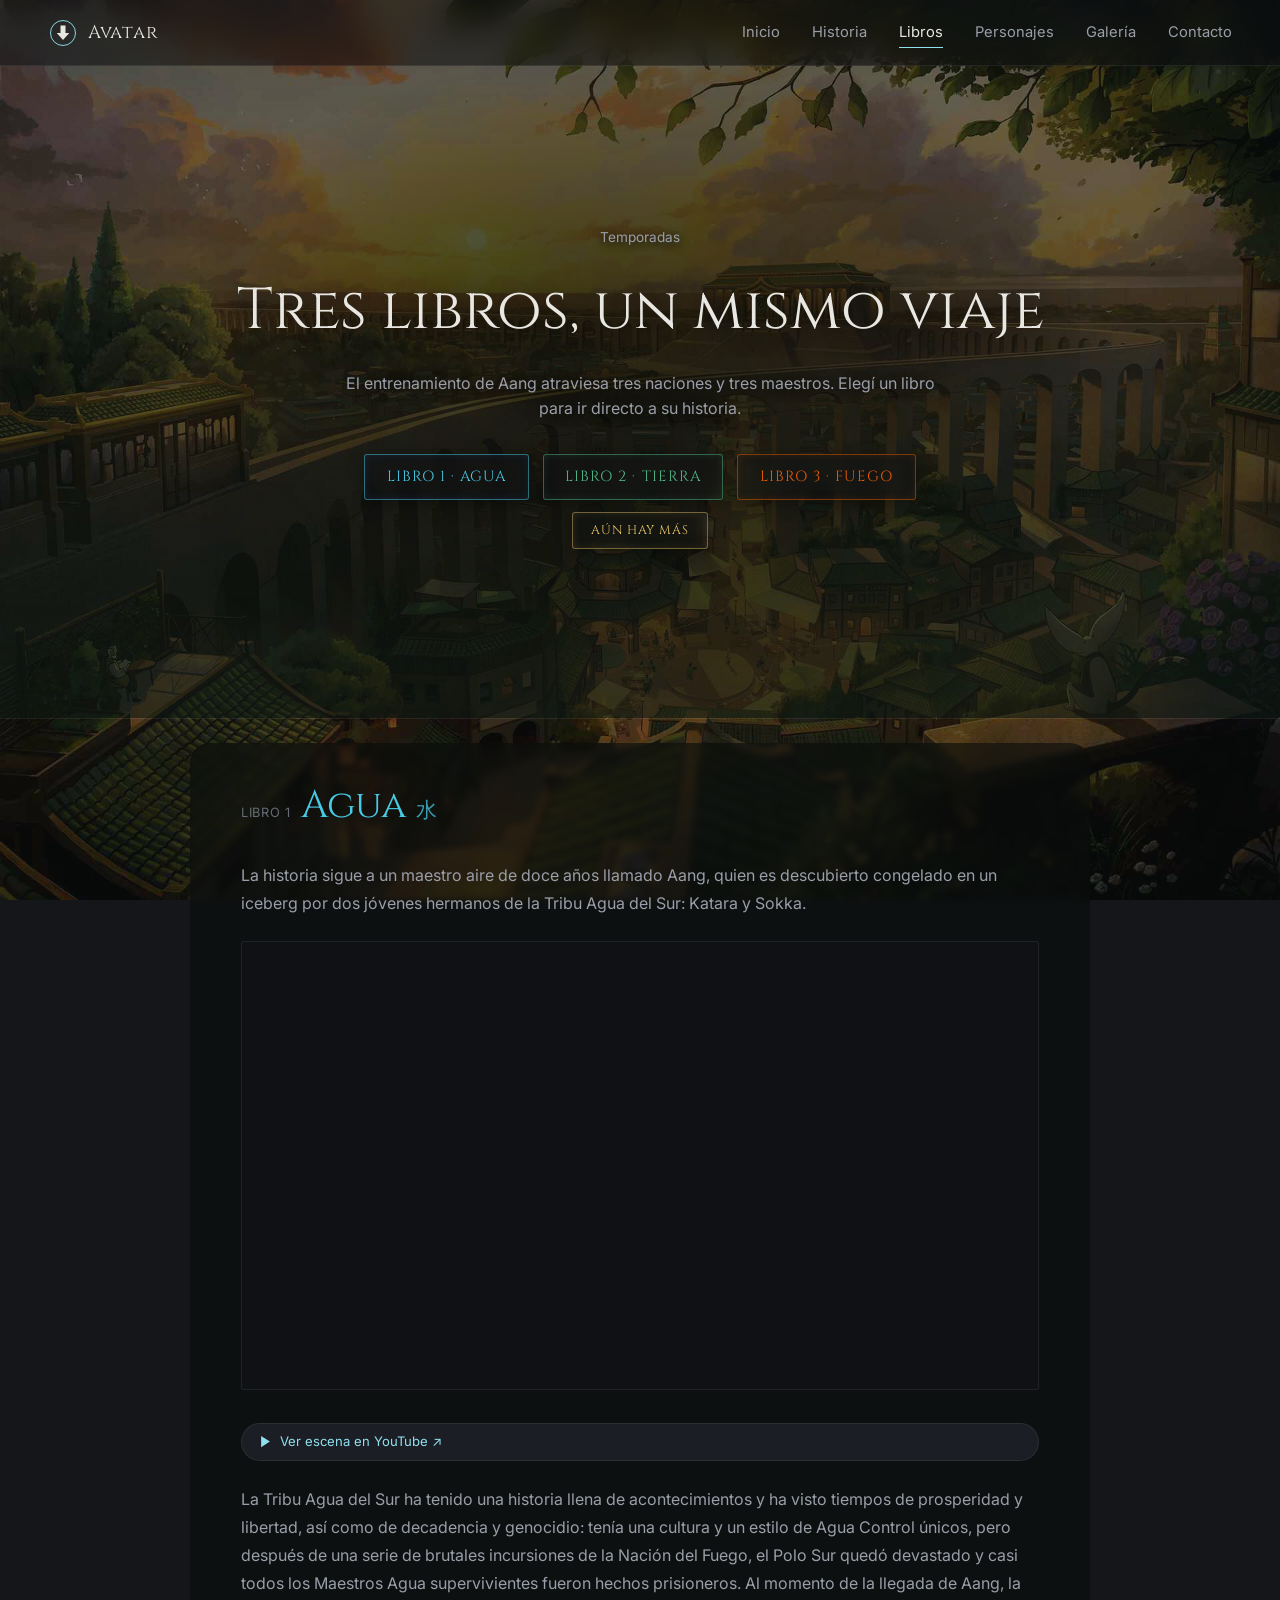
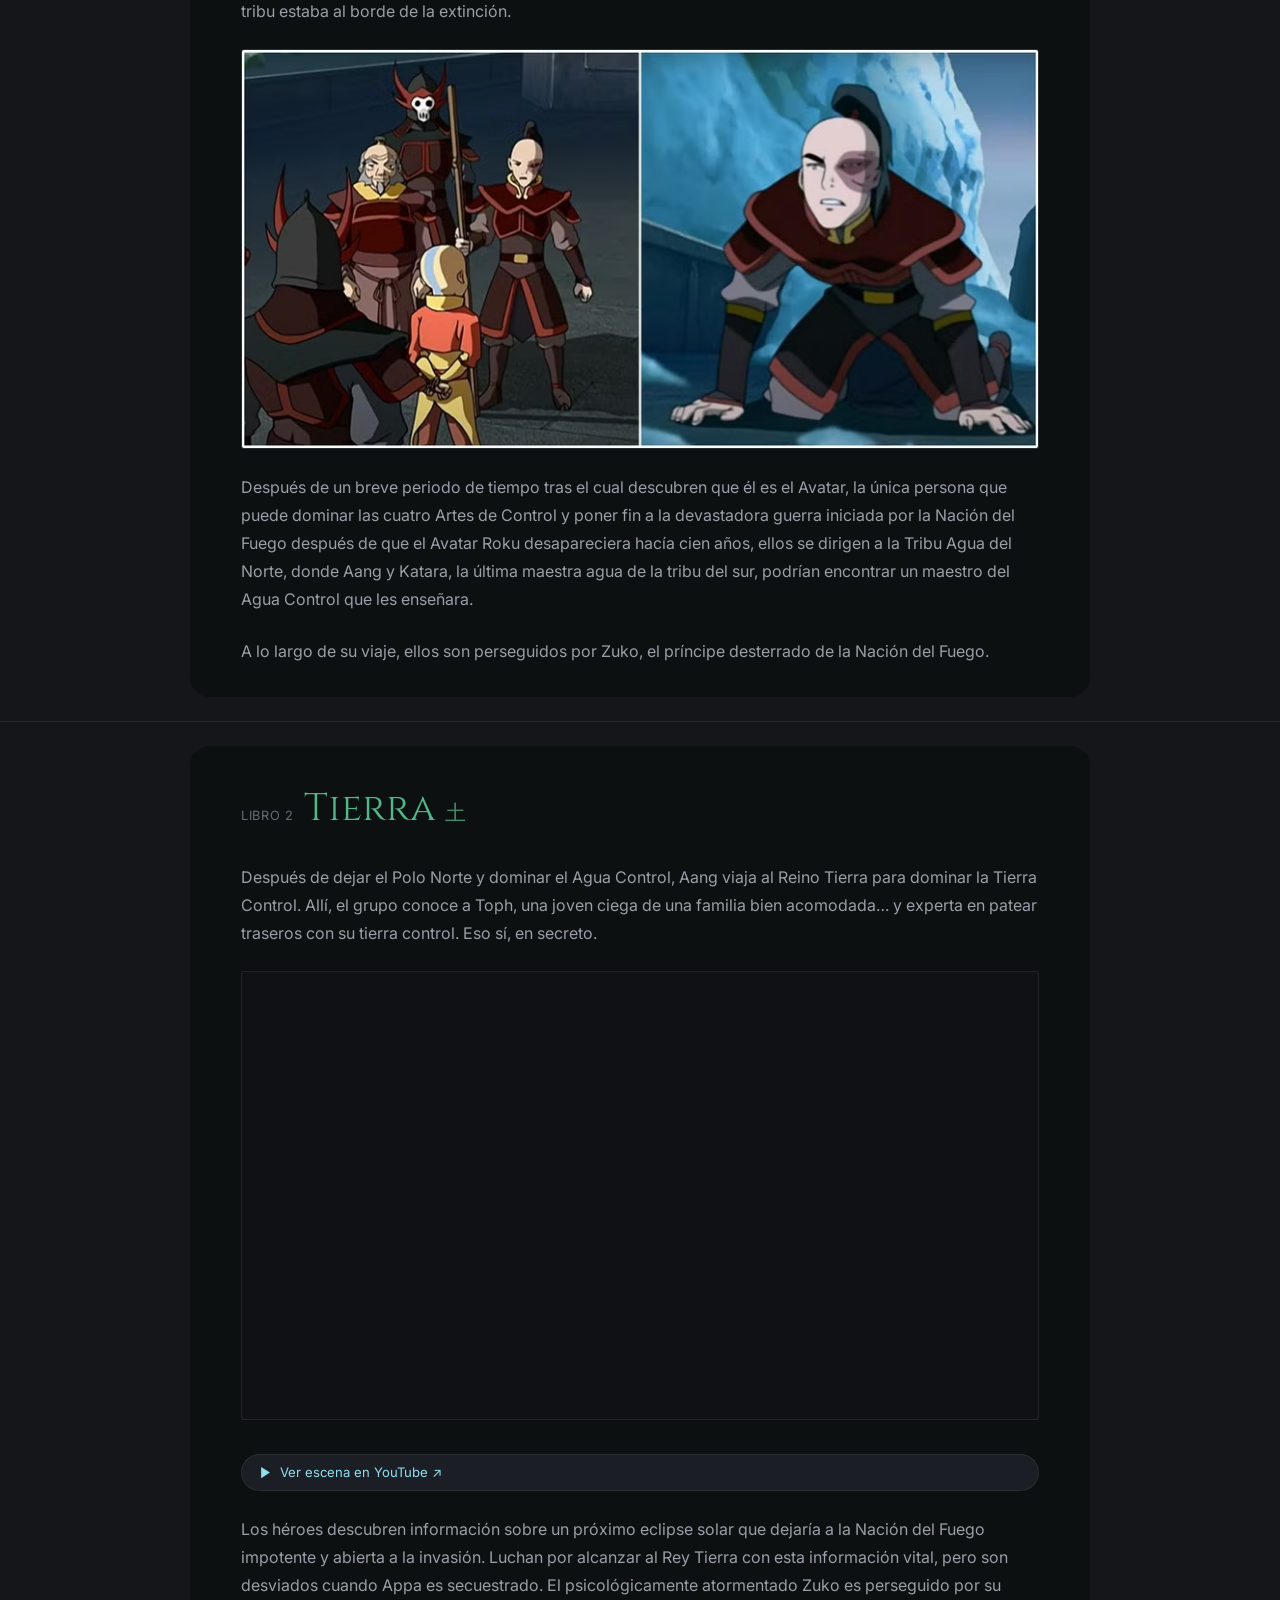
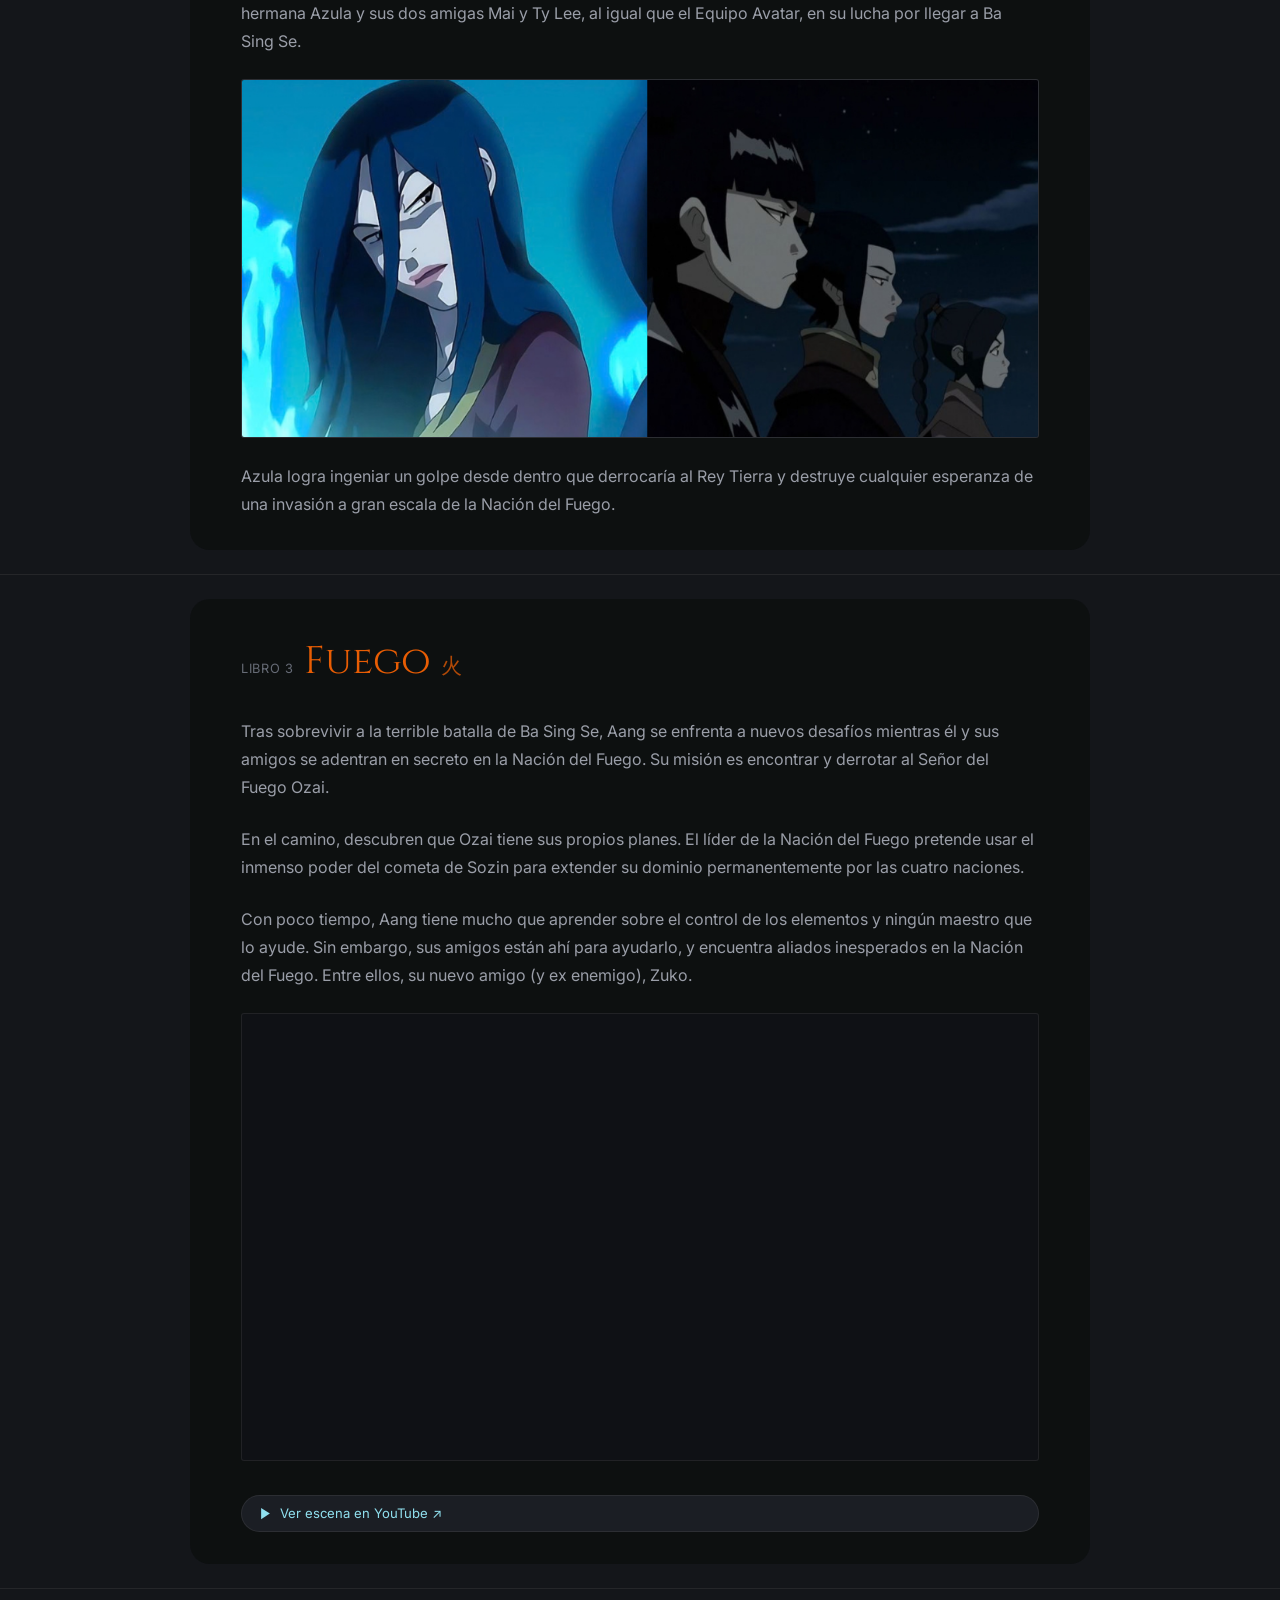
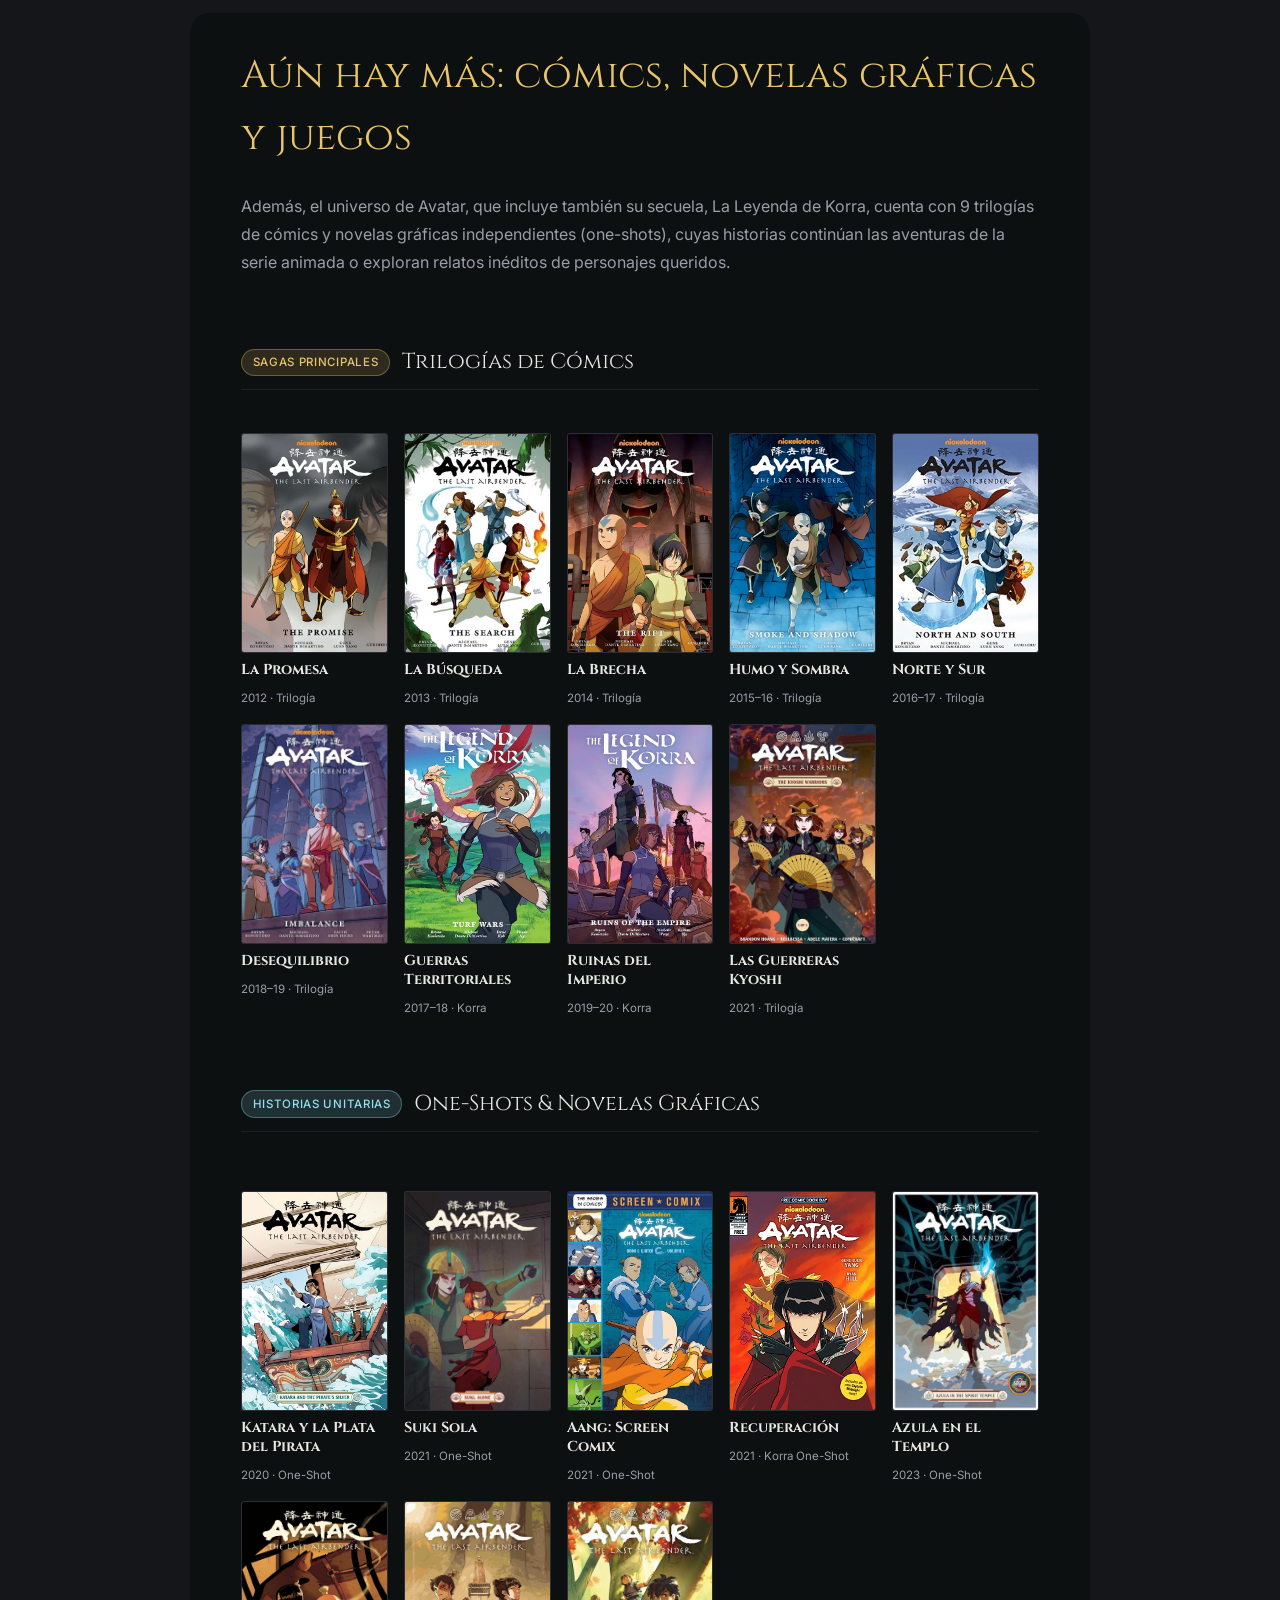
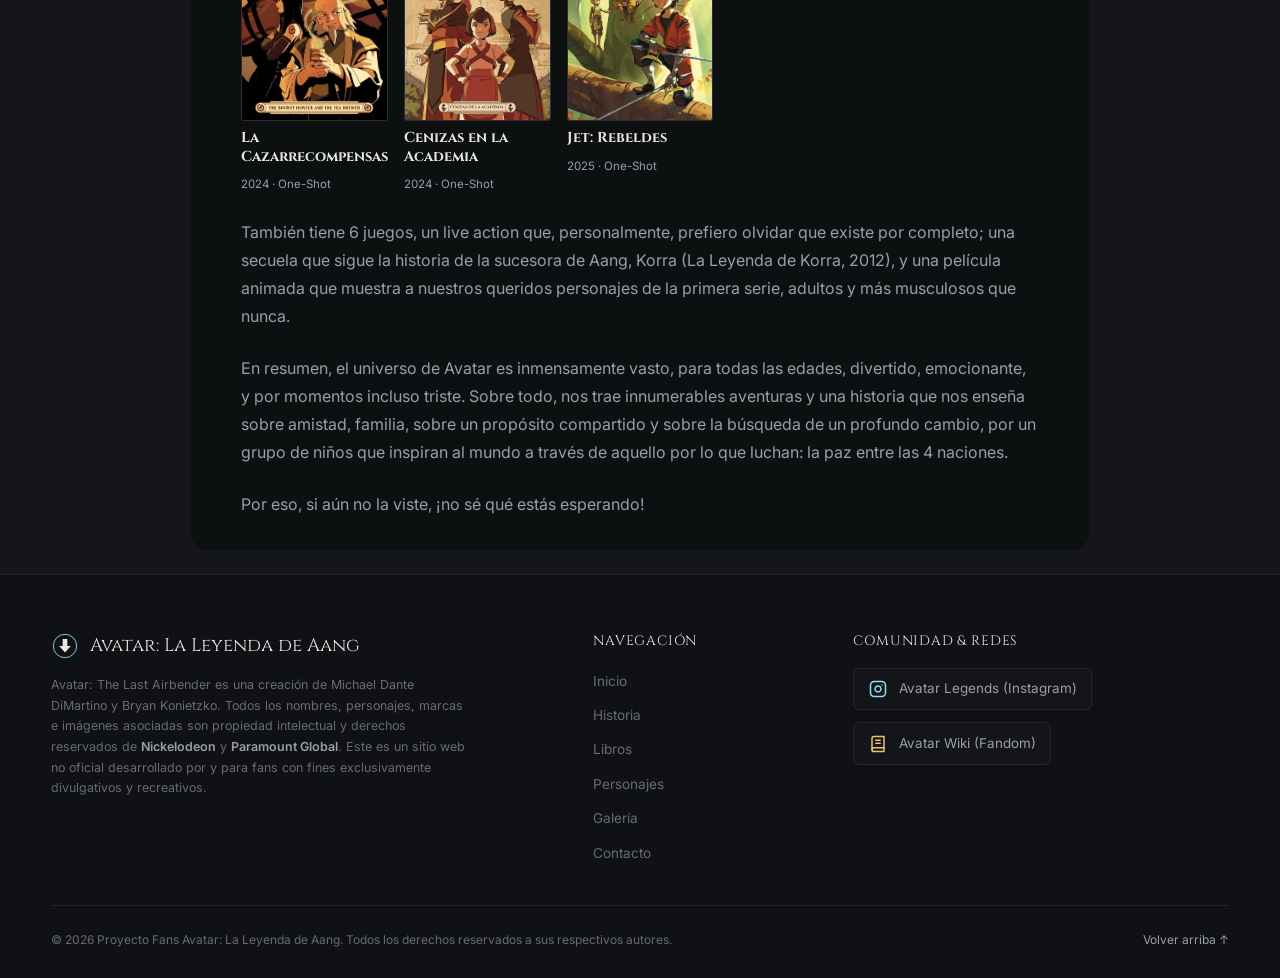
<file: libros.html>
<!DOCTYPE html>
<html lang="es">
<head>
<meta charset="UTF-8">
<meta name="viewport" content="width=device-width, initial-scale=1.0">
<title>Libros — Agua, Tierra y Fuego | Avatar: La Leyenda de Aang</title>
<meta name="description" content="Los tres Libros de Avatar: La Leyenda de Aang — Agua, Tierra y Fuego — el recorrido completo de Aang por las cuatro naciones.">
<link rel="icon" href="assets/icons/favicon.svg" type="image/svg+xml">
<link rel="preconnect" href="https://fonts.googleapis.com">
<link rel="preconnect" href="https://fonts.gstatic.com" crossorigin>
<link href="https://fonts.googleapis.com/css2?family=Cinzel:wght@400;500;600&family=Inter:wght@400;500;600&display=swap" rel="stylesheet">
<link rel="stylesheet" href="css/style.css">
</head>
<body class="pagina-libros">

<div class="libros-fondo-fijo" aria-hidden="true">
  <div class="libros-fondo-fijo__velo"></div>
</div>

<div id="preloader" aria-hidden="true">
  <div class="preloader__simbolos">
    <span class="preloader__simbolo agua" data-elemento="agua"><svg viewBox="0 0 48 48" fill="none"><path d="M24 6C24 6 12 22 12 30a12 12 0 0 0 24 0C36 22 24 6 24 6Z" stroke-width="2" stroke-linejoin="round"/></svg></span>
    <span class="preloader__simbolo tierra" data-elemento="tierra"><svg viewBox="0 0 48 48" fill="none"><path d="M6 34 18 14l6 10 4-6 14 26H6Z" stroke-width="2" stroke-linejoin="round"/></svg></span>
    <span class="preloader__simbolo fuego" data-elemento="fuego"><svg viewBox="0 0 48 48" fill="none"><path d="M24 6c4 8-4 10-4 16a8 8 0 0 0 16 0c0-6-4-8-2-14 6 4 10 12 10 18a16 16 0 0 1-32 0c0-8 6-14 12-20Z" stroke-width="2" stroke-linejoin="round"/></svg></span>
    <span class="preloader__simbolo aire" data-elemento="aire"><svg viewBox="0 0 48 48" fill="none"><circle cx="24" cy="24" r="4" stroke-width="2"/><path d="M24 4c8 0 8 10 0 10M44 24c0 8-10 8-10 0M24 44c-8 0-8-10 0-10M4 24c0-8 10-8 10 0" stroke-width="2" stroke-linecap="round"/></svg></span>
  </div>
  <span class="preloader__texto">EQUILIBRANDO LOS CUATRO ELEMENTOS</span>
</div>

<header class="navbar">
  <a href="index.html" class="navbar__marca">
    <svg viewBox="0 0 48 48" fill="none" aria-hidden="true"><circle cx="24" cy="24" r="20" stroke="var(--air-1)" stroke-width="1.5"/><path d="M20 12H28V24H34L24 35L14 24H20V12Z" fill="var(--ink)"/></svg>
    <span>Avatar</span>
  </a>
  <button class="navbar__toggle" id="navToggle" aria-expanded="false" aria-controls="navLista" aria-label="Abrir menú"><span></span><span></span><span></span></button>
  <nav aria-label="Navegación principal">
    <ul class="navbar__lista" id="navLista">
      <li><a href="index.html">Inicio</a></li>
      <li><a href="historia.html">Historia</a></li>
            <li class="navbar__item--con-submenu">
        <a href="libros.html" class="active" aria-current="page">Libros</a>
        <ul class="navbar__submenu">
          <li><a href="libros.html#libro-agua">Libro Agua</a></li>
          <li><a href="libros.html#libro-tierra">Libro Tierra</a></li>
          <li><a href="libros.html#libro-fuego">Libro Fuego</a></li>
          <li><a href="libros.html#aun-hay-mas">Cómics</a></li>
        </ul>
      </li>
      <li><a href="personajes.html">Personajes</a></li>
      <li><a href="galeria.html">Galería</a></li>
      <li><a href="contacto.html">Contacto</a></li>
    </ul>
  </nav>
</header>

<main>

  <section class="libros-cielo" aria-labelledby="libros-titulo">
    <div class="libros-cielo__velo"></div>
    <div class="contenedor libros-cielo__contenido">
      <span class="pagina-hero__kicker">Temporadas</span>
      <h1 id="libros-titulo">Tres libros, un mismo viaje</h1>
      <p>El entrenamiento de Aang atraviesa tres naciones y tres maestros. Elegí un libro para ir directo a su historia.</p>
      <div class="libros-cielo__botones">
        <a href="#libro-agua" class="boton boton--agua">Libro 1 · Agua</a>
        <a href="#libro-tierra" class="boton boton--tierra">Libro 2 · Tierra</a>
        <a href="#libro-fuego" class="boton boton--fuego">Libro 3 · Fuego</a>
      </div>
      <div class="libros-cielo__botones libros-cielo__botones--extra">
        <a href="#aun-hay-mas" class="boton boton--pequeno">Aún hay más</a>
      </div>
    </div>
  </section>

  <!-- ============ LIBRO 1: AGUA ============ -->
  <section id="libro-agua" class="libro-seccion libro-seccion--agua">
    <div class="contenedor libro-seccion__interior">
      <h2 class="libro-seccion__titulo"><span class="libro-seccion__numero">Libro 1</span> Agua <span class="libro-seccion__kanji">水</span></h2>

      <p>La historia sigue a un maestro aire de doce años llamado Aang, quien es descubierto congelado en un iceberg por dos jóvenes hermanos de la Tribu Agua del Sur: Katara y Sokka.</p>

      <div class="video-marco">
        <iframe src="https://www.youtube.com/embed/yksXvLKVjqI" title="Libro Agua — Katara y Sokka encuentran a Aang" allow="accelerometer; autoplay; clipboard-write; encrypted-media; gyroscope; picture-in-picture; web-share" allowfullscreen loading="lazy"></iframe>
      </div>
      <a href="https://www.youtube.com/watch?v=yksXvLKVjqI" target="_blank" rel="noopener noreferrer" class="video-enlace-directo">
        <svg viewBox="0 0 24 24"><polygon points="5 3 19 12 5 21 5 3"/></svg>
        <span>Ver escena en YouTube ↗</span>
      </a>

      <p>La Tribu Agua del Sur ha tenido una historia llena de acontecimientos y ha visto tiempos de prosperidad y libertad, así como de decadencia y genocidio: tenía una cultura y un estilo de Agua Control únicos, pero después de una serie de brutales incursiones de la Nación del Fuego, el Polo Sur quedó devastado y casi todos los Maestros Agua supervivientes fueron hechos prisioneros. Al momento de la llegada de Aang, la tribu estaba al borde de la extinción.</p>

      <figure class="libro-media" data-nombre="Zuko en busca del Avatar">
        <img src="assets/img/Zuko-Avatar-Returns.jpg" alt="Zuko en busca del Avatar" loading="lazy">
      </figure>

      <p>Después de un breve periodo de tiempo tras el cual descubren que él es el Avatar, la única persona que puede dominar las cuatro Artes de Control y poner fin a la devastadora guerra iniciada por la Nación del Fuego después de que el Avatar Roku desapareciera hacía cien años, ellos se dirigen a la Tribu Agua del Norte, donde Aang y Katara, la última maestra agua de la tribu del sur, podrían encontrar un maestro del Agua Control que les enseñara.</p>

      <p>A lo largo de su viaje, ellos son perseguidos por Zuko, el príncipe desterrado de la Nación del Fuego.</p>
    </div>
  </section>

  <!-- ============ LIBRO 2: TIERRA ============ -->
  <section id="libro-tierra" class="libro-seccion libro-seccion--tierra">
    <div class="contenedor libro-seccion__interior">
      <h2 class="libro-seccion__titulo"><span class="libro-seccion__numero">Libro 2</span> Tierra <span class="libro-seccion__kanji">土</span></h2>

      <p>Después de dejar el Polo Norte y dominar el Agua Control, Aang viaja al Reino Tierra para dominar la Tierra Control. Allí, el grupo conoce a Toph, una joven ciega de una familia bien acomodada… y experta en patear traseros con su tierra control. Eso sí, en secreto.</p>

      <div class="video-marco">
        <iframe src="https://www.youtube.com/embed/oo31v24ufwE" title="Libro Tierra — escena" allow="accelerometer; autoplay; clipboard-write; encrypted-media; gyroscope; picture-in-picture; web-share" allowfullscreen loading="lazy"></iframe>
      </div>
      <a href="https://www.youtube.com/watch?v=oo31v24ufwE" target="_blank" rel="noopener noreferrer" class="video-enlace-directo">
        <svg viewBox="0 0 24 24"><polygon points="5 3 19 12 5 21 5 3"/></svg>
        <span>Ver escena en YouTube ↗</span>
      </a>

      <p>Los héroes descubren información sobre un próximo eclipse solar que dejaría a la Nación del Fuego impotente y abierta a la invasión. Luchan por alcanzar al Rey Tierra con esta información vital, pero son desviados cuando Appa es secuestrado. El psicológicamente atormentado Zuko es perseguido por su hermana Azula y sus dos amigas Mai y Ty Lee, al igual que el Equipo Avatar, en su lucha por llegar a Ba Sing Se.</p>

      <figure class="libro-media" data-nombre="Azula, Mai y Ty Lee">
        <img src="assets/img/azula-mai-tylee.png" alt="Azula, Mai y Ty Lee persiguen al Equipo Avatar" loading="lazy">
      </figure>

      <p>Azula logra ingeniar un golpe desde dentro que derrocaría al Rey Tierra y destruye cualquier esperanza de una invasión a gran escala de la Nación del Fuego.</p>
    </div>
  </section>

  <!-- ============ LIBRO 3: FUEGO ============ -->
  <section id="libro-fuego" class="libro-seccion libro-seccion--fuego">
    <div class="contenedor libro-seccion__interior">
      <h2 class="libro-seccion__titulo"><span class="libro-seccion__numero">Libro 3</span> Fuego <span class="libro-seccion__kanji">火</span></h2>

      <p>Tras sobrevivir a la terrible batalla de Ba Sing Se, Aang se enfrenta a nuevos desafíos mientras él y sus amigos se adentran en secreto en la Nación del Fuego. Su misión es encontrar y derrotar al Señor del Fuego Ozai.</p>

      <p>En el camino, descubren que Ozai tiene sus propios planes. El líder de la Nación del Fuego pretende usar el inmenso poder del cometa de Sozin para extender su dominio permanentemente por las cuatro naciones.</p>

      <p>Con poco tiempo, Aang tiene mucho que aprender sobre el control de los elementos y ningún maestro que lo ayude. Sin embargo, sus amigos están ahí para ayudarlo, y encuentra aliados inesperados en la Nación del Fuego. Entre ellos, su nuevo amigo (y ex enemigo), Zuko.</p>

      <div class="video-marco">
        <iframe src="https://www.youtube.com/embed/cads-gppoTA" title="Libro Fuego — escena" allow="accelerometer; autoplay; clipboard-write; encrypted-media; gyroscope; picture-in-picture; web-share" allowfullscreen loading="lazy"></iframe>
      </div>
      <a href="https://www.youtube.com/watch?v=cads-gppoTA" target="_blank" rel="noopener noreferrer" class="video-enlace-directo">
        <svg viewBox="0 0 24 24"><polygon points="5 3 19 12 5 21 5 3"/></svg>
        <span>Ver escena en YouTube ↗</span>
      </a>
    </div>
  </section>

  <!-- ============ AÚN HAY MÁS ============ -->
  <section id="aun-hay-mas" class="libro-seccion libro-seccion--extra">
    <div class="contenedor libro-seccion__interior">
      <h2 class="libro-seccion__titulo" style="color:var(--creature)">Aún hay más: cómics, novelas gráficas y juegos</h2>

      <p>Además, el universo de Avatar, que incluye también su secuela, La Leyenda de Korra, cuenta con 9 trilogías de cómics y novelas gráficas independientes (one-shots), cuyas historias continúan las aventuras de la serie animada o exploran relatos inéditos de personajes queridos.</p>

      <h3 class="comics-subtitulo">
        <span class="tipo-badge tipo-badge--trilogia">Sagas Principales</span>
        Trilogías de Cómics
      </h3>

      <div class="trilogias-grid">
        <article class="trilogia-tarjeta">
          <figure class="libro-media libro-media--trilogia" data-nombre="La Promesa">
            <img src="assets/img/trilogias/1_la_promesa.webp" alt="Portada de La Promesa (The Promise)" loading="lazy">
          </figure>
          <h4 class="trilogia-tarjeta__nombre">La Promesa</h4>
          <p class="trilogia-tarjeta__anio">2012 · Trilogía</p>
        </article>

        <article class="trilogia-tarjeta">
          <figure class="libro-media libro-media--trilogia" data-nombre="La Búsqueda">
            <img src="assets/img/trilogias/2_la_busqueda.webp" alt="Portada de La Búsqueda (The Search)" loading="lazy">
          </figure>
          <h4 class="trilogia-tarjeta__nombre">La Búsqueda</h4>
          <p class="trilogia-tarjeta__anio">2013 · Trilogía</p>
        </article>

        <article class="trilogia-tarjeta">
          <figure class="libro-media libro-media--trilogia" data-nombre="La Brecha">
            <img src="assets/img/trilogias/3_la_brecha.webp" alt="Portada de La Brecha (The Rift)" loading="lazy">
          </figure>
          <h4 class="trilogia-tarjeta__nombre">La Brecha</h4>
          <p class="trilogia-tarjeta__anio">2014 · Trilogía</p>
        </article>

        <article class="trilogia-tarjeta">
          <figure class="libro-media libro-media--trilogia" data-nombre="Humo y Sombra">
            <img src="assets/img/trilogias/4_humo_y_sombra.webp" alt="Portada de Humo y Sombra (Smoke and Shadow)" loading="lazy">
          </figure>
          <h4 class="trilogia-tarjeta__nombre">Humo y Sombra</h4>
          <p class="trilogia-tarjeta__anio">2015–16 · Trilogía</p>
        </article>

        <article class="trilogia-tarjeta">
          <figure class="libro-media libro-media--trilogia" data-nombre="Norte y Sur">
            <img src="assets/img/trilogias/5_norte_y_sur.webp" alt="Portada de Norte y Sur (North and South)" loading="lazy">
          </figure>
          <h4 class="trilogia-tarjeta__nombre">Norte y Sur</h4>
          <p class="trilogia-tarjeta__anio">2016–17 · Trilogía</p>
        </article>

        <article class="trilogia-tarjeta">
          <figure class="libro-media libro-media--trilogia" data-nombre="Desequilibrio">
            <img src="assets/img/trilogias/6_desequilibrio.webp" alt="Portada de Desequilibrio (Imbalance)" loading="lazy">
          </figure>
          <h4 class="trilogia-tarjeta__nombre">Desequilibrio</h4>
          <p class="trilogia-tarjeta__anio">2018–19 · Trilogía</p>
        </article>

        <article class="trilogia-tarjeta">
          <figure class="libro-media libro-media--trilogia" data-nombre="Guerras Territoriales">
            <img src="assets/img/trilogias/7_guerras_territoriales.webp" alt="Portada de Guerras Territoriales (Turf Wars)" loading="lazy">
          </figure>
          <h4 class="trilogia-tarjeta__nombre">Guerras Territoriales</h4>
          <p class="trilogia-tarjeta__anio">2017–18 · Korra</p>
        </article>

        <article class="trilogia-tarjeta">
          <figure class="libro-media libro-media--trilogia" data-nombre="Ruinas del Imperio">
            <img src="assets/img/trilogias/8_ruinas_del_Imperio.webp" alt="Portada de Ruinas del Imperio (Ruins of the Empire)" loading="lazy">
          </figure>
          <h4 class="trilogia-tarjeta__nombre">Ruinas del Imperio</h4>
          <p class="trilogia-tarjeta__anio">2019–20 · Korra</p>
        </article>

        <article class="trilogia-tarjeta">
          <figure class="libro-media libro-media--trilogia" data-nombre="Las Guerreras Kyoshi">
            <img src="assets/img/trilogias/9_guerreras_kiyoshi.jpg" alt="Portada de Las Guerreras Kyoshi" loading="lazy">
          </figure>
          <h4 class="trilogia-tarjeta__nombre">Las Guerreras Kyoshi</h4>
          <p class="trilogia-tarjeta__anio">2021 · Trilogía</p>
        </article>
      </div>

      <h3 class="comics-subtitulo">
        <span class="tipo-badge tipo-badge--oneshot">Historias Unitarias</span>
        One-Shots & Novelas Gráficas
      </h3>

      <div class="trilogias-grid oneshots-grid">
        <article class="trilogia-tarjeta">
          <figure class="libro-media libro-media--trilogia" data-nombre="Katara y la Plata del Pirata">
            <img src="assets/img/oneshots/1_Katara_y_la_Plata_del_Pirata.webp" alt="Portada de Katara y la Plata del Pirata" loading="lazy">
          </figure>
          <h4 class="trilogia-tarjeta__nombre">Katara y la Plata del Pirata</h4>
          <p class="trilogia-tarjeta__anio">2020 · One-Shot</p>
        </article>

        <article class="trilogia-tarjeta">
          <figure class="libro-media libro-media--trilogia" data-nombre="Suki Sola">
            <img src="assets/img/oneshots/2_Suki_Sola.webp" alt="Portada de Suki Sola" loading="lazy">
          </figure>
          <h4 class="trilogia-tarjeta__nombre">Suki Sola</h4>
          <p class="trilogia-tarjeta__anio">2021 · One-Shot</p>
        </article>

        <article class="trilogia-tarjeta">
          <figure class="libro-media libro-media--trilogia" data-nombre="Aang: Screen Comix">
            <img src="assets/img/oneshots/3_Aang_first_Screen_Comix.webp" alt="Portada de Aang Screen Comix" loading="lazy">
          </figure>
          <h4 class="trilogia-tarjeta__nombre">Aang: Screen Comix</h4>
          <p class="trilogia-tarjeta__anio">2021 · One-Shot</p>
        </article>

        <article class="trilogia-tarjeta">
          <figure class="libro-media libro-media--trilogia" data-nombre="Recuperación">
            <img src="assets/img/oneshots/5_Recuperación.webp" alt="Portada de Recuperación" loading="lazy">
          </figure>
          <h4 class="trilogia-tarjeta__nombre">Recuperación</h4>
          <p class="trilogia-tarjeta__anio">2021 · Korra One-Shot</p>
        </article>

        <article class="trilogia-tarjeta">
          <figure class="libro-media libro-media--trilogia" data-nombre="Azula en el Templo de los Espíritus">
            <img src="assets/img/oneshots/6_azula_en_el_templo.jpg" alt="Portada de Azula en el Templo de los Espíritus" loading="lazy">
          </figure>
          <h4 class="trilogia-tarjeta__nombre">Azula en el Templo</h4>
          <p class="trilogia-tarjeta__anio">2023 · One-Shot</p>
        </article>

        <article class="trilogia-tarjeta">
          <figure class="libro-media libro-media--trilogia" data-nombre="La Cazarrecompensas y el Maestro del Té">
            <img src="assets/img/oneshots/7_The_Bounty_Hunter_and_the_Tea_Brewer.webp" alt="Portada de The Bounty Hunter and the Tea Brewer" loading="lazy">
          </figure>
          <h4 class="trilogia-tarjeta__nombre">La Cazarrecompensas</h4>
          <p class="trilogia-tarjeta__anio">2024 · One-Shot</p>
        </article>

        <article class="trilogia-tarjeta">
          <figure class="libro-media libro-media--trilogia" data-nombre="Cenizas en la Academia">
            <img src="assets/img/oneshots/8_cenizas_de_la_academia_11zon.png" alt="Portada de Cenizas en la Academia" loading="lazy">
          </figure>
          <h4 class="trilogia-tarjeta__nombre">Cenizas en la Academia</h4>
          <p class="trilogia-tarjeta__anio">2024 · One-Shot</p>
        </article>

        <article class="trilogia-tarjeta">
          <figure class="libro-media libro-media--trilogia" data-nombre="Jet: Rebeldes y Rinocerontes">
            <img src="assets/img/oneshots/9_jet_rebeldes_y_rinocerontes.jpg" alt="Portada de Jet: Rebeldes y Rinocerontes" loading="lazy">
          </figure>
          <h4 class="trilogia-tarjeta__nombre">Jet: Rebeldes</h4>
          <p class="trilogia-tarjeta__anio">2025 · One-Shot</p>
        </article>
      </div>

      <p>También tiene 6 juegos, un live action que, personalmente, prefiero olvidar que existe por completo; una secuela que sigue la historia de la sucesora de Aang, Korra (La Leyenda de Korra, 2012), y una película animada que muestra a nuestros queridos personajes de la primera serie, adultos y más musculosos que nunca.</p>

      <p>En resumen, el universo de Avatar es inmensamente vasto, para todas las edades, divertido, emocionante, y por momentos incluso triste. Sobre todo, nos trae innumerables aventuras y una historia que nos enseña sobre amistad, familia, sobre un propósito compartido y sobre la búsqueda de un profundo cambio, por un grupo de niños que inspiran al mundo a través de aquello por lo que luchan: la paz entre las 4 naciones.</p>

      <p>Por eso, si aún no la viste, ¡no sé qué estás esperando!</p>
    </div>
  </section>

</main>

<footer class="pie">
  <div class="contenedor pie__contenido">
    <div class="pie__fila-principal">
      <div class="pie__marca">
        <a href="index.html" class="pie__logo">
          <svg viewBox="0 0 48 48" fill="none" aria-hidden="true" width="28" height="28">
            <circle cx="24" cy="24" r="20" stroke="var(--air-1)" stroke-width="1.5"/>
            <path d="M20 12H28V24H34L24 35L14 24H20V12Z" fill="var(--ink)"/>
          </svg>
          <span>Avatar: La Leyenda de Aang</span>
        </a>
        <p class="pie__legales">
          Avatar: The Last Airbender es una creación de Michael Dante DiMartino y Bryan Konietzko. Todos los nombres, personajes, marcas e imágenes asociadas son propiedad intelectual y derechos reservados de <strong>Nickelodeon</strong> y <strong>Paramount Global</strong>. Este es un sitio web no oficial desarrollado por y para fans con fines exclusivamente divulgativos y recreativos.
        </p>
      </div>

      <div class="pie__seccion">
        <span class="pie__titulo">Navegación</span>
        <ul class="pie__lista-vertical">
          <li><a href="index.html">Inicio</a></li>
          <li><a href="historia.html">Historia</a></li>
          <li><a href="libros.html">Libros</a></li>
          <li><a href="personajes.html">Personajes</a></li>
          <li><a href="galeria.html">Galería</a></li>
          <li><a href="contacto.html">Contacto</a></li>
        </ul>
      </div>

      <div class="pie__seccion">
        <span class="pie__titulo">Comunidad & Redes</span>
        <ul class="pie__redes">
          <li>
            <a href="https://www.instagram.com/avatarlegends/" target="_blank" rel="noopener noreferrer" class="pie__enlace-social" aria-label="Instagram oficial de Avatar Legends (Nickelodeon)">
              <svg class="pie__icono" viewBox="0 0 24 24" fill="none" stroke="currentColor" stroke-width="2" stroke-linecap="round" stroke-linejoin="round" aria-hidden="true">
                <rect x="2" y="2" width="20" height="20" rx="5" ry="5"></rect>
                <path d="M16 11.37A4 4 0 1 1 12.63 8 4 4 0 0 1 16 11.37z"></path>
                <line x1="17.5" y1="6.5" x2="17.51" y2="6.5"></line>
              </svg>
              <span>Avatar Legends (Instagram)</span>
            </a>
          </li>
          <li>
            <a href="https://avatar.fandom.com/es/wiki/Avatar_Wiki" target="_blank" rel="noopener noreferrer" class="pie__enlace-social pie__enlace-social--wiki" aria-label="Avatar Wiki en español (Fandom)">
              <svg class="pie__icono" viewBox="0 0 24 24" fill="none" stroke="currentColor" stroke-width="2" stroke-linecap="round" stroke-linejoin="round" aria-hidden="true">
                <path d="M4 19.5A2.5 2.5 0 0 1 6.5 17H20"></path>
                <path d="M6.5 2H20v20H6.5A2.5 2.5 0 0 1 4 19.5v-15A2.5 2.5 0 0 1 6.5 2z"></path>
                <path d="M9 7h6m-6 4h6"></path>
              </svg>
              <span>Avatar Wiki (Fandom)</span>
            </a>
          </li>
        </ul>
      </div>
    </div>

    <div class="pie__subbarra">
      <span>© 2026 Proyecto Fans Avatar: La Leyenda de Aang. Todos los derechos reservados a sus respectivos autores.</span>
      <a href="#" class="pie__volver-arriba" onclick="window.scrollTo({top: 0, behavior: 'smooth'}); return false;">Volver arriba ↑</a>
    </div>
  </div>
</footer>

<script src="js/loader.js"></script>
<script src="js/main.js"></script>
</body>
</html>
</file>
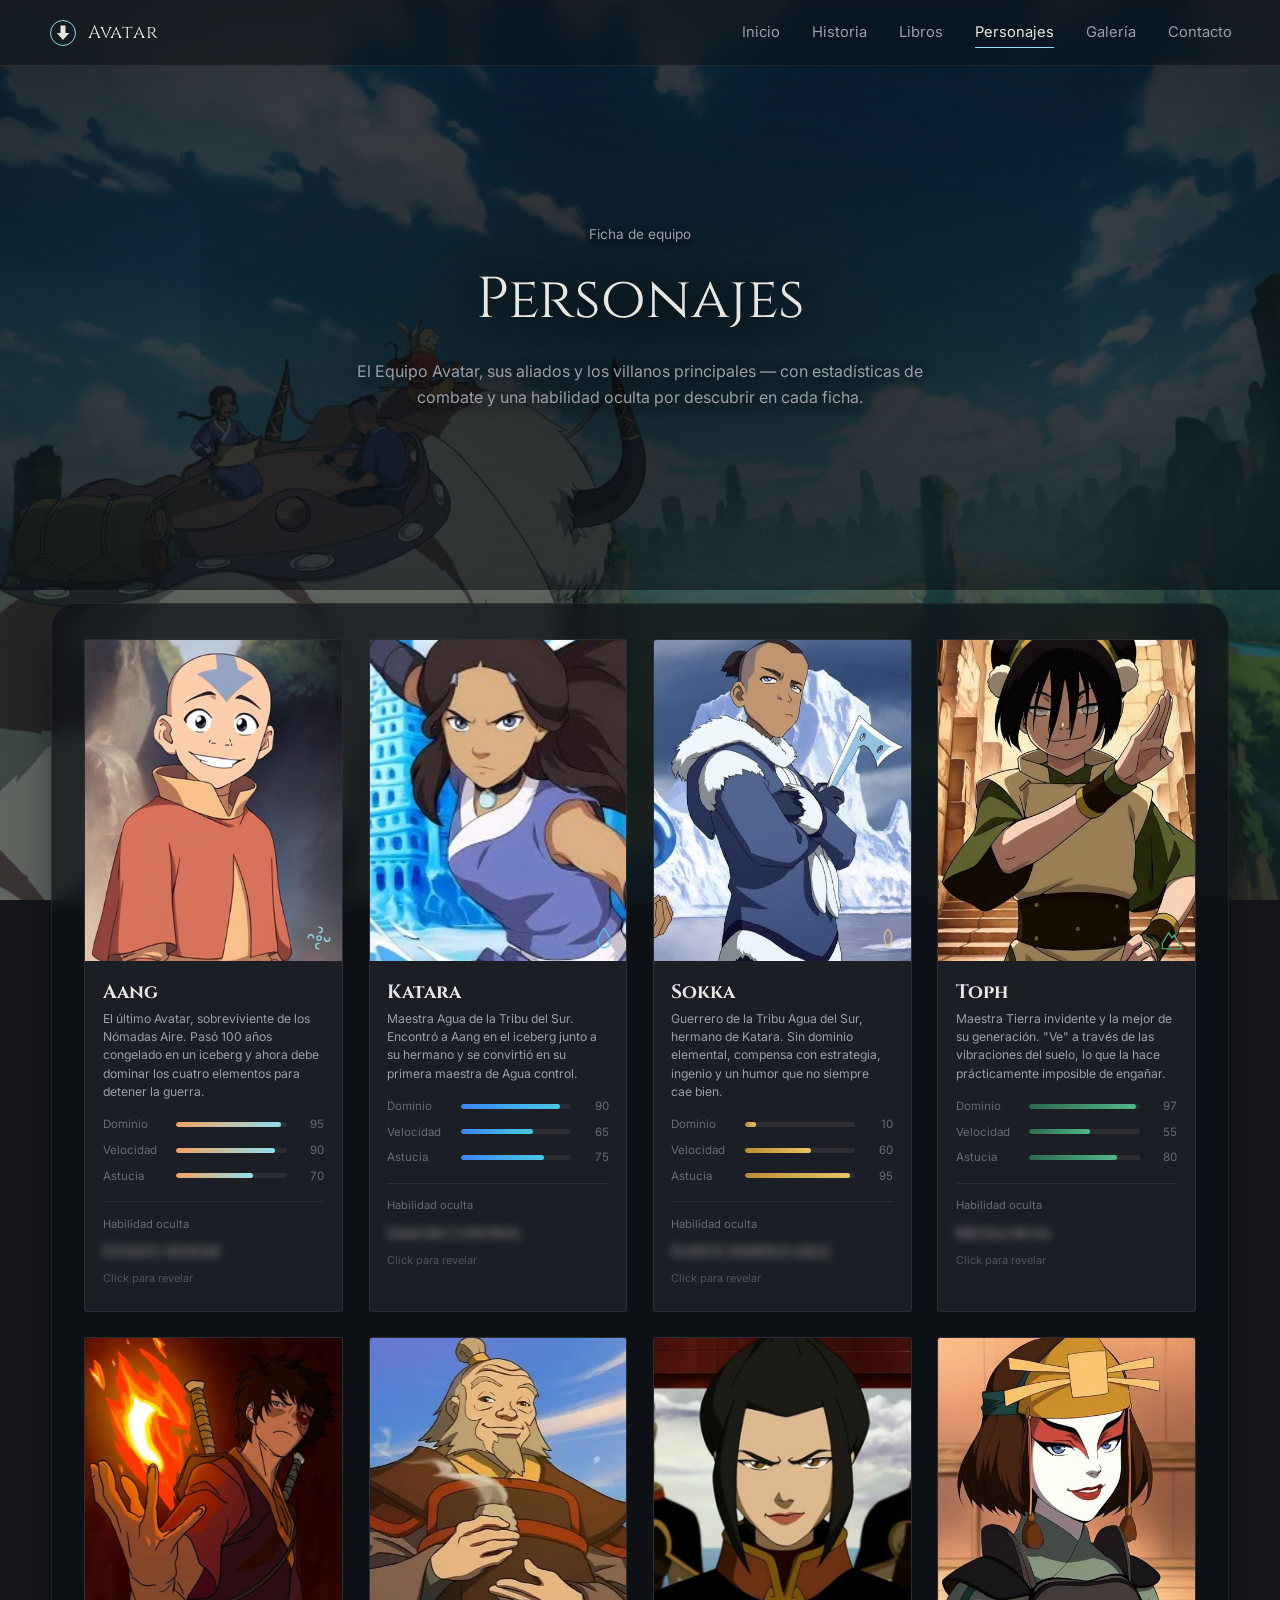
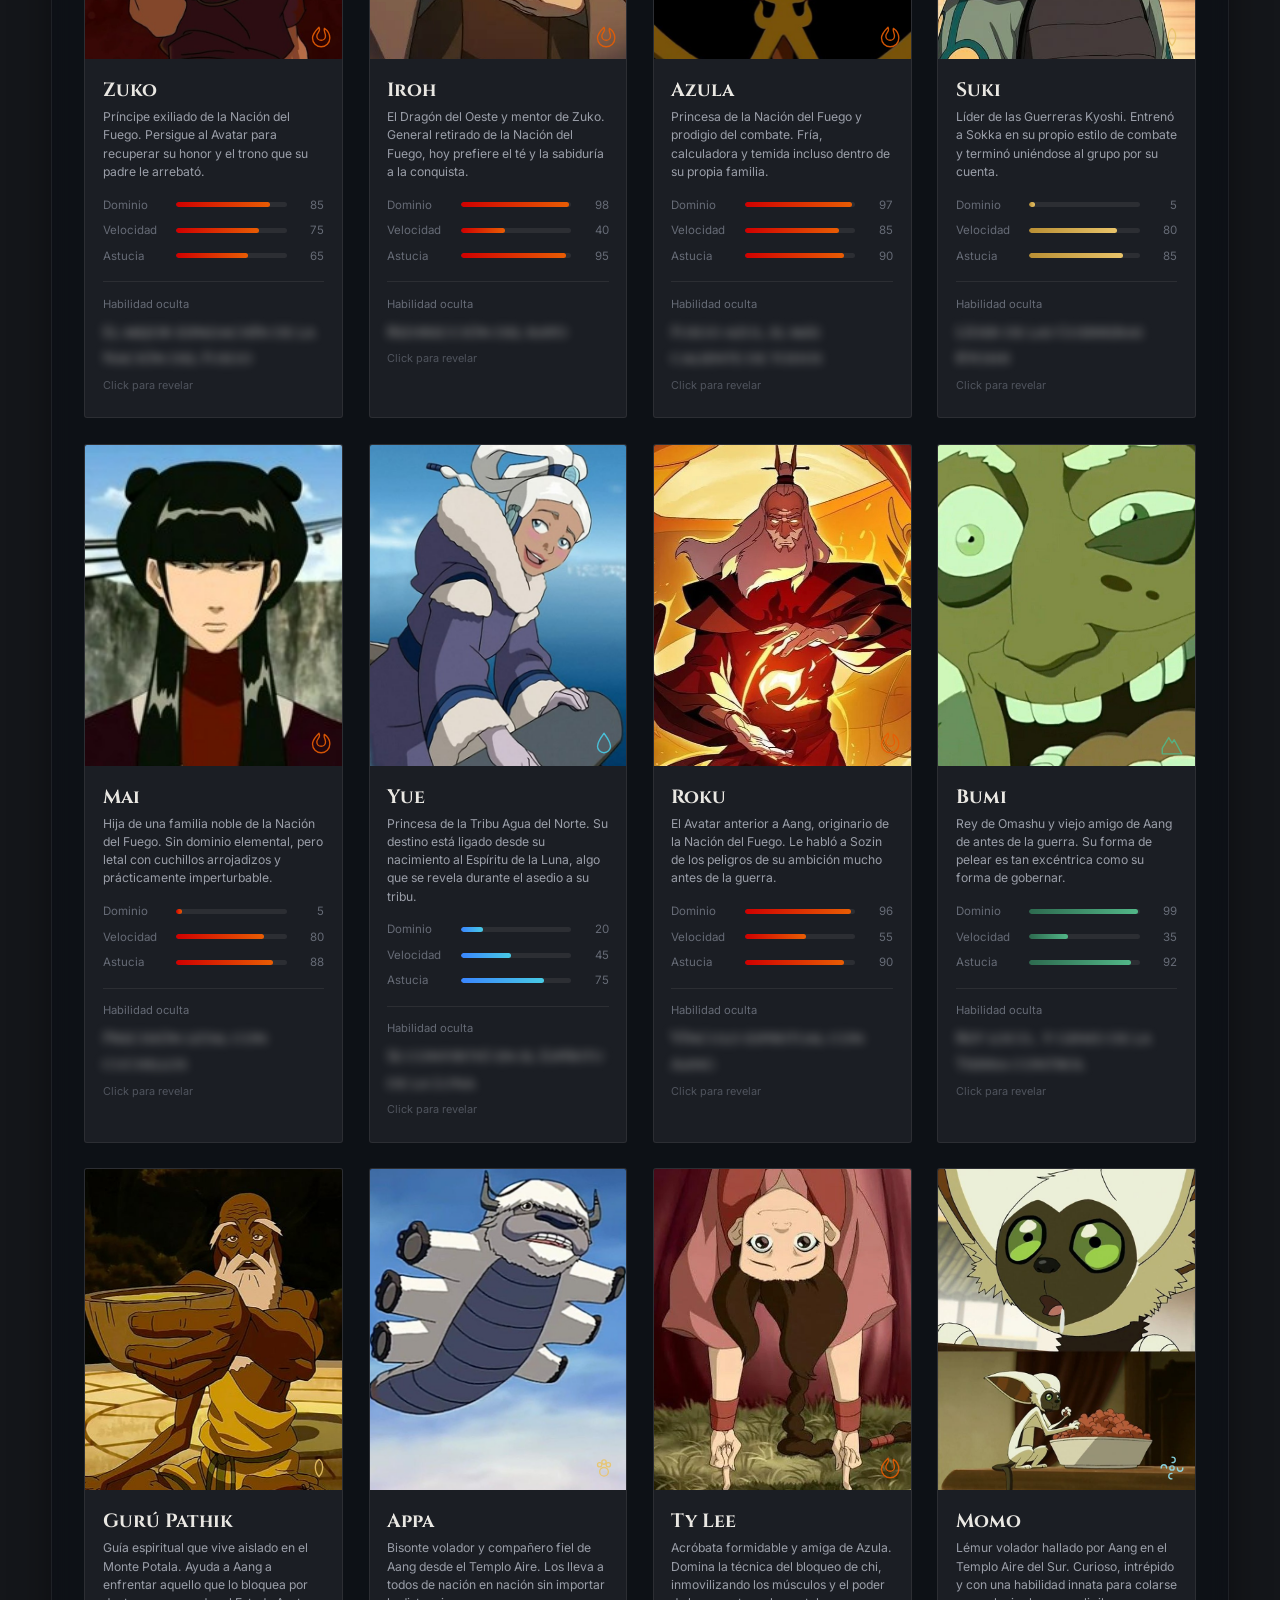
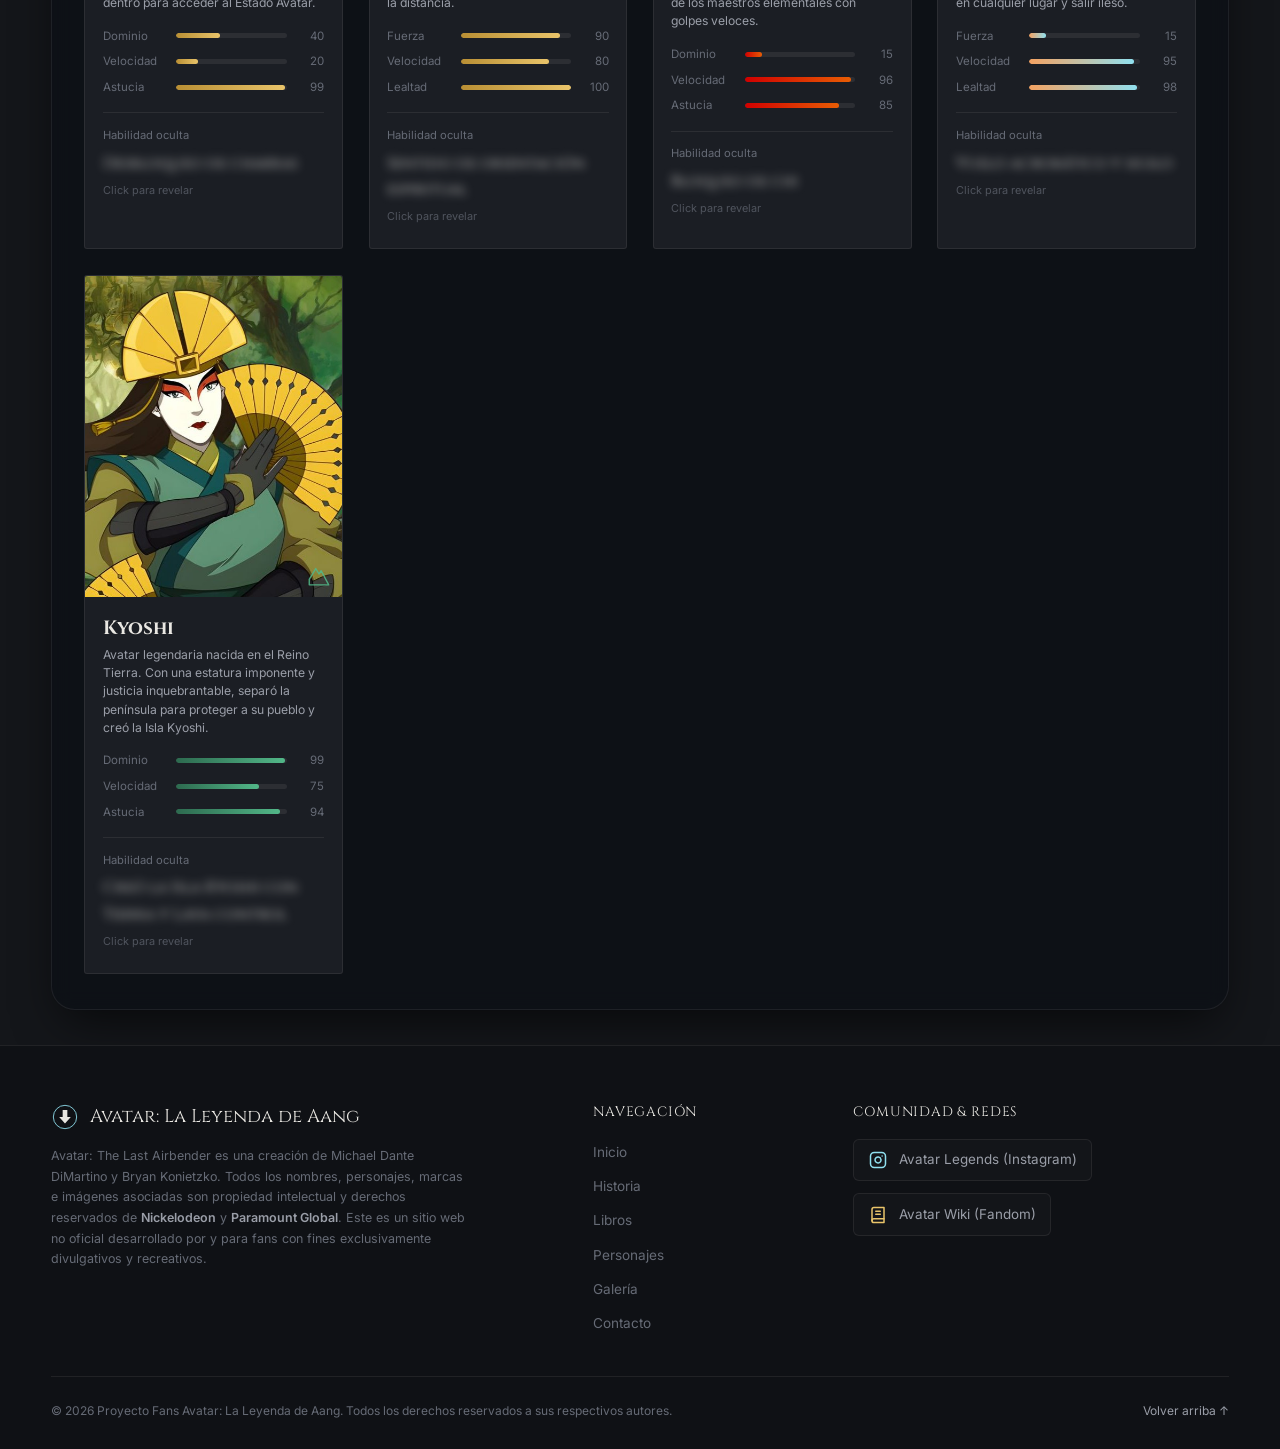
<file: personajes.html>
<!DOCTYPE html>
<html lang="es">
<head>
<meta charset="UTF-8">
<meta name="viewport" content="width=device-width, initial-scale=1.0">
<title>Personajes — Ficha de equipo | Avatar: La Leyenda de Aang</title>
<meta name="description" content="Catálogo completo de personajes de Avatar: La Leyenda de Aang, con estadísticas al estilo videojuego y habilidades ocultas para descubrir.">
<link rel="icon" href="assets/icons/favicon.svg" type="image/svg+xml">
<link rel="preconnect" href="https://fonts.googleapis.com">
<link rel="preconnect" href="https://fonts.gstatic.com" crossorigin>
<link href="https://fonts.googleapis.com/css2?family=Cinzel:wght@400;500;600&family=Inter:wght@400;500;600&display=swap" rel="stylesheet">
<link rel="stylesheet" href="css/style.css">
</head>
<body class="pagina-personajes">

<div class="personajes-fondo-fijo" aria-hidden="true">
  <div class="personajes-fondo-fijo__velo"></div>
</div>

<div id="preloader" aria-hidden="true">
  <div class="preloader__simbolos">
    <span class="preloader__simbolo agua" data-elemento="agua"><svg viewBox="0 0 48 48" fill="none"><path d="M24 6C24 6 12 22 12 30a12 12 0 0 0 24 0C36 22 24 6 24 6Z" stroke-width="2" stroke-linejoin="round"/></svg></span>
    <span class="preloader__simbolo tierra" data-elemento="tierra"><svg viewBox="0 0 48 48" fill="none"><path d="M6 34 18 14l6 10 4-6 14 26H6Z" stroke-width="2" stroke-linejoin="round"/></svg></span>
    <span class="preloader__simbolo fuego" data-elemento="fuego"><svg viewBox="0 0 48 48" fill="none"><path d="M24 6c4 8-4 10-4 16a8 8 0 0 0 16 0c0-6-4-8-2-14 6 4 10 12 10 18a16 16 0 0 1-32 0c0-8 6-14 12-20Z" stroke-width="2" stroke-linejoin="round"/></svg></span>
    <span class="preloader__simbolo aire" data-elemento="aire"><svg viewBox="0 0 48 48" fill="none"><circle cx="24" cy="24" r="4" stroke-width="2"/><path d="M24 4c8 0 8 10 0 10M44 24c0 8-10 8-10 0M24 44c-8 0-8-10 0-10M4 24c0-8 10-8 10 0" stroke-width="2" stroke-linecap="round"/></svg></span>
  </div>
  <span class="preloader__texto">EQUILIBRANDO LOS CUATRO ELEMENTOS</span>
</div>

<header class="navbar">
  <a href="index.html" class="navbar__marca">
    <svg viewBox="0 0 48 48" fill="none" aria-hidden="true"><circle cx="24" cy="24" r="20" stroke="var(--air-1)" stroke-width="1.5"/><path d="M20 12H28V24H34L24 35L14 24H20V12Z" fill="var(--ink)"/></svg>
    <span>Avatar</span>
  </a>
  <button class="navbar__toggle" id="navToggle" aria-expanded="false" aria-controls="navLista" aria-label="Abrir menú"><span></span><span></span><span></span></button>
  <nav aria-label="Navegación principal">
    <ul class="navbar__lista" id="navLista">
      <li><a href="index.html">Inicio</a></li>
      <li><a href="historia.html">Historia</a></li>
            <li class="navbar__item--con-submenu">
        <a href="libros.html">Libros</a>
        <ul class="navbar__submenu">
          <li><a href="libros.html#libro-agua">Libro Agua</a></li>
          <li><a href="libros.html#libro-tierra">Libro Tierra</a></li>
          <li><a href="libros.html#libro-fuego">Libro Fuego</a></li>
          <li><a href="libros.html#aun-hay-mas">Cómics</a></li>
        </ul>
      </li>
      <li><a href="personajes.html" class="active" aria-current="page">Personajes</a></li>
      <li><a href="galeria.html">Galería</a></li>
      <li><a href="contacto.html">Contacto</a></li>
    </ul>
  </nav>
</header>

<main>

  <section class="personajes-cielo" aria-labelledby="personajes-titulo">
    <div class="personajes-cielo__velo"></div>
    <div class="contenedor personajes-cielo__contenido">
      <span class="pagina-hero__kicker">Ficha de equipo</span>
      <h1 id="personajes-titulo">Personajes</h1>
      <p>El Equipo Avatar, sus aliados y los villanos principales — con estadísticas de combate y una habilidad oculta por descubrir en cada ficha.</p>
    </div>
  </section>

  <section class="personajes-seccion">
    <div class="contenedor personajes-panel">
      <div class="personajes-grid">

      <!-- AANG -->
      <article class="personaje-tarjeta" data-elemento="aire">
        <div class="personaje-tarjeta__img">
          <img src="assets/img/personajes/aang.jpg" alt="Aang" loading="lazy">
          <span class="personaje-tarjeta__simbolo-esquina"><svg viewBox="0 0 48 48" fill="none"><circle cx="24" cy="24" r="4" stroke="var(--air-1)" stroke-width="2.5"/><path d="M24 4c8 0 8 10 0 10M44 24c0 8-10 8-10 0M24 44c-8 0-8-10 0-10M4 24c0-8 10-8 10 0" stroke="var(--air-1)" stroke-width="2.5" stroke-linecap="round"/></svg></span>
        </div>
        <div class="personaje-tarjeta__cuerpo">
          <h3 class="personaje-tarjeta__nombre">Aang</h3>
          <p class="personaje-tarjeta__rol">El último Avatar, sobreviviente de los Nómadas Aire. Pasó 100 años congelado en un iceberg y ahora debe dominar los cuatro elementos para detener la guerra.</p>
          <div class="stats">
            <div class="stat-fila"><span>Dominio</span><div class="stat-barra"><div class="stat-barra__relleno" style="width:95%"></div></div><span class="stat-valor">95</span></div>
            <div class="stat-fila"><span>Velocidad</span><div class="stat-barra"><div class="stat-barra__relleno" style="width:90%"></div></div><span class="stat-valor">90</span></div>
            <div class="stat-fila"><span>Astucia</span><div class="stat-barra"><div class="stat-barra__relleno" style="width:70%"></div></div><span class="stat-valor">70</span></div>
          </div>
          <button class="habilidad-oculta" type="button">
            <span class="habilidad-oculta__etiqueta">Habilidad oculta</span>
            <span class="habilidad-oculta__valor">Estado Avatar</span>
            <span class="habilidad-oculta__pista">Click para revelar</span>
          </button>
        </div>
      </article>

      <!-- KATARA -->
      <article class="personaje-tarjeta" data-elemento="agua">
        <div class="personaje-tarjeta__img">
          <img src="assets/img/personajes/katara-1.jpg" alt="Katara" loading="lazy">
          <span class="personaje-tarjeta__simbolo-esquina"><svg viewBox="0 0 48 48" fill="none"><path d="M24 6C24 6 12 22 12 30a12 12 0 0 0 24 0C36 22 24 6 24 6Z" stroke="var(--water-2)" stroke-width="2.5" stroke-linejoin="round"/></svg></span>
        </div>
        <div class="personaje-tarjeta__cuerpo">
          <h3 class="personaje-tarjeta__nombre">Katara</h3>
          <p class="personaje-tarjeta__rol">Maestra Agua de la Tribu del Sur. Encontró a Aang en el iceberg junto a su hermano y se convirtió en su primera maestra de Agua control.</p>
          <div class="stats">
            <div class="stat-fila"><span>Dominio</span><div class="stat-barra"><div class="stat-barra__relleno" style="width:90%"></div></div><span class="stat-valor">90</span></div>
            <div class="stat-fila"><span>Velocidad</span><div class="stat-barra"><div class="stat-barra__relleno" style="width:65%"></div></div><span class="stat-valor">65</span></div>
            <div class="stat-fila"><span>Astucia</span><div class="stat-barra"><div class="stat-barra__relleno" style="width:75%"></div></div><span class="stat-valor">75</span></div>
          </div>
          <button class="habilidad-oculta" type="button">
            <span class="habilidad-oculta__etiqueta">Habilidad oculta</span>
            <span class="habilidad-oculta__valor">Sangre control</span>
            <span class="habilidad-oculta__pista">Click para revelar</span>
          </button>
        </div>
      </article>

      <!-- SOKKA -->
      <article class="personaje-tarjeta" data-elemento="ninguno">
        <div class="personaje-tarjeta__img">
          <img src="assets/img/personajes/sokka.jpg" alt="Sokka" loading="lazy">
          <span class="personaje-tarjeta__simbolo-esquina"><svg viewBox="0 0 48 48" fill="none"><path d="M24 8c-9 6-9 22 0 32 9-10 9-26 0-32Z" stroke="var(--creature)" stroke-width="2.5" stroke-linejoin="round"/></svg></span>
        </div>
        <div class="personaje-tarjeta__cuerpo">
          <h3 class="personaje-tarjeta__nombre">Sokka</h3>
          <p class="personaje-tarjeta__rol">Guerrero de la Tribu Agua del Sur, hermano de Katara. Sin dominio elemental, compensa con estrategia, ingenio y un humor que no siempre cae bien.</p>
          <div class="stats">
            <div class="stat-fila"><span>Dominio</span><div class="stat-barra"><div class="stat-barra__relleno" style="width:10%"></div></div><span class="stat-valor">10</span></div>
            <div class="stat-fila"><span>Velocidad</span><div class="stat-barra"><div class="stat-barra__relleno" style="width:60%"></div></div><span class="stat-valor">60</span></div>
            <div class="stat-fila"><span>Astucia</span><div class="stat-barra"><div class="stat-barra__relleno" style="width:95%"></div></div><span class="stat-valor">95</span></div>
          </div>
          <button class="habilidad-oculta" type="button">
            <span class="habilidad-oculta__etiqueta">Habilidad oculta</span>
            <span class="habilidad-oculta__valor">Suerte inexplicable</span>
            <span class="habilidad-oculta__pista">Click para revelar</span>
          </button>
        </div>
      </article>

      <!-- TOPH -->
      <article class="personaje-tarjeta" data-elemento="tierra">
        <div class="personaje-tarjeta__img">
          <img src="assets/img/personajes/toph.jpg" alt="Toph" loading="lazy">
          <span class="personaje-tarjeta__simbolo-esquina"><svg viewBox="0 0 48 48" fill="none"><path d="M6 34 18 14l6 10 4-6 14 26H6Z" stroke="var(--earth-2)" stroke-width="2.5" stroke-linejoin="round"/></svg></span>
        </div>
        <div class="personaje-tarjeta__cuerpo">
          <h3 class="personaje-tarjeta__nombre">Toph</h3>
          <p class="personaje-tarjeta__rol">Maestra Tierra invidente y la mejor de su generación. "Ve" a través de las vibraciones del suelo, lo que la hace prácticamente imposible de engañar.</p>
          <div class="stats">
            <div class="stat-fila"><span>Dominio</span><div class="stat-barra"><div class="stat-barra__relleno" style="width:97%"></div></div><span class="stat-valor">97</span></div>
            <div class="stat-fila"><span>Velocidad</span><div class="stat-barra"><div class="stat-barra__relleno" style="width:55%"></div></div><span class="stat-valor">55</span></div>
            <div class="stat-fila"><span>Astucia</span><div class="stat-barra"><div class="stat-barra__relleno" style="width:80%"></div></div><span class="stat-valor">80</span></div>
          </div>
          <button class="habilidad-oculta" type="button">
            <span class="habilidad-oculta__etiqueta">Habilidad oculta</span>
            <span class="habilidad-oculta__valor">Metalurgia</span>
            <span class="habilidad-oculta__pista">Click para revelar</span>
          </button>
        </div>
      </article>

      <!-- ZUKO -->
      <article class="personaje-tarjeta" data-elemento="fuego">
        <div class="personaje-tarjeta__img">
          <img src="assets/img/personajes/zuko.jpg" alt="Zuko" loading="lazy">
          <span class="personaje-tarjeta__simbolo-esquina"><svg viewBox="0 0 48 48" fill="none"><path d="M24 6c4 8-4 10-4 16a8 8 0 0 0 16 0c0-6-4-8-2-14 6 4 10 12 10 18a16 16 0 0 1-32 0c0-8 6-14 12-20Z" stroke="var(--fire-2)" stroke-width="2.5" stroke-linejoin="round"/></svg></span>
        </div>
        <div class="personaje-tarjeta__cuerpo">
          <h3 class="personaje-tarjeta__nombre">Zuko</h3>
          <p class="personaje-tarjeta__rol">Príncipe exiliado de la Nación del Fuego. Persigue al Avatar para recuperar su honor y el trono que su padre le arrebató.</p>
          <div class="stats">
            <div class="stat-fila"><span>Dominio</span><div class="stat-barra"><div class="stat-barra__relleno" style="width:85%"></div></div><span class="stat-valor">85</span></div>
            <div class="stat-fila"><span>Velocidad</span><div class="stat-barra"><div class="stat-barra__relleno" style="width:75%"></div></div><span class="stat-valor">75</span></div>
            <div class="stat-fila"><span>Astucia</span><div class="stat-barra"><div class="stat-barra__relleno" style="width:65%"></div></div><span class="stat-valor">65</span></div>
          </div>
          <button class="habilidad-oculta" type="button">
            <span class="habilidad-oculta__etiqueta">Habilidad oculta</span>
            <span class="habilidad-oculta__valor">El mejor espadachín de la Nación del Fuego</span>
            <span class="habilidad-oculta__pista">Click para revelar</span>
          </button>
        </div>
      </article>

      <!-- IROH -->
      <article class="personaje-tarjeta" data-elemento="fuego">
        <div class="personaje-tarjeta__img">
          <img src="assets/img/personajes/iroh.jpg" alt="Iroh" loading="lazy">
          <span class="personaje-tarjeta__simbolo-esquina"><svg viewBox="0 0 48 48" fill="none"><path d="M24 6c4 8-4 10-4 16a8 8 0 0 0 16 0c0-6-4-8-2-14 6 4 10 12 10 18a16 16 0 0 1-32 0c0-8 6-14 12-20Z" stroke="var(--fire-2)" stroke-width="2.5" stroke-linejoin="round"/></svg></span>
        </div>
        <div class="personaje-tarjeta__cuerpo">
          <h3 class="personaje-tarjeta__nombre">Iroh</h3>
          <p class="personaje-tarjeta__rol">El Dragón del Oeste y mentor de Zuko. General retirado de la Nación del Fuego, hoy prefiere el té y la sabiduría a la conquista.</p>
          <div class="stats">
            <div class="stat-fila"><span>Dominio</span><div class="stat-barra"><div class="stat-barra__relleno" style="width:98%"></div></div><span class="stat-valor">98</span></div>
            <div class="stat-fila"><span>Velocidad</span><div class="stat-barra"><div class="stat-barra__relleno" style="width:40%"></div></div><span class="stat-valor">40</span></div>
            <div class="stat-fila"><span>Astucia</span><div class="stat-barra"><div class="stat-barra__relleno" style="width:95%"></div></div><span class="stat-valor">95</span></div>
          </div>
          <button class="habilidad-oculta" type="button">
            <span class="habilidad-oculta__etiqueta">Habilidad oculta</span>
            <span class="habilidad-oculta__valor">Redirección del rayo</span>
            <span class="habilidad-oculta__pista">Click para revelar</span>
          </button>
        </div>
      </article>

      <!-- AZULA -->
      <article class="personaje-tarjeta" data-elemento="fuego">
        <div class="personaje-tarjeta__img">
          <img src="assets/img/personajes/azula.jpg" alt="Azula" loading="lazy">
          <span class="personaje-tarjeta__simbolo-esquina"><svg viewBox="0 0 48 48" fill="none"><path d="M24 6c4 8-4 10-4 16a8 8 0 0 0 16 0c0-6-4-8-2-14 6 4 10 12 10 18a16 16 0 0 1-32 0c0-8 6-14 12-20Z" stroke="var(--fire-2)" stroke-width="2.5" stroke-linejoin="round"/></svg></span>
        </div>
        <div class="personaje-tarjeta__cuerpo">
          <h3 class="personaje-tarjeta__nombre">Azula</h3>
          <p class="personaje-tarjeta__rol">Princesa de la Nación del Fuego y prodigio del combate. Fría, calculadora y temida incluso dentro de su propia familia.</p>
          <div class="stats">
            <div class="stat-fila"><span>Dominio</span><div class="stat-barra"><div class="stat-barra__relleno" style="width:97%"></div></div><span class="stat-valor">97</span></div>
            <div class="stat-fila"><span>Velocidad</span><div class="stat-barra"><div class="stat-barra__relleno" style="width:85%"></div></div><span class="stat-valor">85</span></div>
            <div class="stat-fila"><span>Astucia</span><div class="stat-barra"><div class="stat-barra__relleno" style="width:90%"></div></div><span class="stat-valor">90</span></div>
          </div>
          <button class="habilidad-oculta" type="button">
            <span class="habilidad-oculta__etiqueta">Habilidad oculta</span>
            <span class="habilidad-oculta__valor">Fuego azul, el más caliente de todos</span>
            <span class="habilidad-oculta__pista">Click para revelar</span>
          </button>
        </div>
      </article>

      <!-- SUKI -->
      <article class="personaje-tarjeta" data-elemento="ninguno">
        <div class="personaje-tarjeta__img">
          <img src="assets/img/personajes/suki.jpg" alt="Suki" loading="lazy">
          <span class="personaje-tarjeta__simbolo-esquina"><svg viewBox="0 0 48 48" fill="none"><path d="M24 8c-9 6-9 22 0 32 9-10 9-26 0-32Z" stroke="var(--creature)" stroke-width="2.5" stroke-linejoin="round"/></svg></span>
        </div>
        <div class="personaje-tarjeta__cuerpo">
          <h3 class="personaje-tarjeta__nombre">Suki</h3>
          <p class="personaje-tarjeta__rol">Líder de las Guerreras Kyoshi. Entrenó a Sokka en su propio estilo de combate y terminó uniéndose al grupo por su cuenta.</p>
          <div class="stats">
            <div class="stat-fila"><span>Dominio</span><div class="stat-barra"><div class="stat-barra__relleno" style="width:5%"></div></div><span class="stat-valor">5</span></div>
            <div class="stat-fila"><span>Velocidad</span><div class="stat-barra"><div class="stat-barra__relleno" style="width:80%"></div></div><span class="stat-valor">80</span></div>
            <div class="stat-fila"><span>Astucia</span><div class="stat-barra"><div class="stat-barra__relleno" style="width:85%"></div></div><span class="stat-valor">85</span></div>
          </div>
          <button class="habilidad-oculta" type="button">
            <span class="habilidad-oculta__etiqueta">Habilidad oculta</span>
            <span class="habilidad-oculta__valor">Líder de las Guerreras Kyoshi</span>
            <span class="habilidad-oculta__pista">Click para revelar</span>
          </button>
        </div>
      </article>

      <!-- MAI -->
      <article class="personaje-tarjeta" data-elemento="fuego">
        <div class="personaje-tarjeta__img">
          <img src="assets/img/personajes/Mai.jpg" alt="Mai" loading="lazy">
          <span class="personaje-tarjeta__simbolo-esquina"><svg viewBox="0 0 48 48" fill="none"><path d="M24 6c4 8-4 10-4 16a8 8 0 0 0 16 0c0-6-4-8-2-14 6 4 10 12 10 18a16 16 0 0 1-32 0c0-8 6-14 12-20Z" stroke="var(--fire-2)" stroke-width="2.5" stroke-linejoin="round"/></svg></span>
        </div>
        <div class="personaje-tarjeta__cuerpo">
          <h3 class="personaje-tarjeta__nombre">Mai</h3>
          <p class="personaje-tarjeta__rol">Hija de una familia noble de la Nación del Fuego. Sin dominio elemental, pero letal con cuchillos arrojadizos y prácticamente imperturbable.</p>
          <div class="stats">
            <div class="stat-fila"><span>Dominio</span><div class="stat-barra"><div class="stat-barra__relleno" style="width:5%"></div></div><span class="stat-valor">5</span></div>
            <div class="stat-fila"><span>Velocidad</span><div class="stat-barra"><div class="stat-barra__relleno" style="width:80%"></div></div><span class="stat-valor">80</span></div>
            <div class="stat-fila"><span>Astucia</span><div class="stat-barra"><div class="stat-barra__relleno" style="width:88%"></div></div><span class="stat-valor">88</span></div>
          </div>
          <button class="habilidad-oculta" type="button">
            <span class="habilidad-oculta__etiqueta">Habilidad oculta</span>
            <span class="habilidad-oculta__valor">Precisión letal con cuchillos</span>
            <span class="habilidad-oculta__pista">Click para revelar</span>
          </button>
        </div>
      </article>

      <!-- YUE -->
      <article class="personaje-tarjeta" data-elemento="agua">
        <div class="personaje-tarjeta__img">
          <img src="assets/img/personajes/yue.jpg" alt="Princesa Yue" loading="lazy">
          <span class="personaje-tarjeta__simbolo-esquina"><svg viewBox="0 0 48 48" fill="none"><path d="M24 6C24 6 12 22 12 30a12 12 0 0 0 24 0C36 22 24 6 24 6Z" stroke="var(--water-2)" stroke-width="2.5" stroke-linejoin="round"/></svg></span>
        </div>
        <div class="personaje-tarjeta__cuerpo">
          <h3 class="personaje-tarjeta__nombre">Yue</h3>
          <p class="personaje-tarjeta__rol">Princesa de la Tribu Agua del Norte. Su destino está ligado desde su nacimiento al Espíritu de la Luna, algo que se revela durante el asedio a su tribu.</p>
          <div class="stats">
            <div class="stat-fila"><span>Dominio</span><div class="stat-barra"><div class="stat-barra__relleno" style="width:20%"></div></div><span class="stat-valor">20</span></div>
            <div class="stat-fila"><span>Velocidad</span><div class="stat-barra"><div class="stat-barra__relleno" style="width:45%"></div></div><span class="stat-valor">45</span></div>
            <div class="stat-fila"><span>Astucia</span><div class="stat-barra"><div class="stat-barra__relleno" style="width:75%"></div></div><span class="stat-valor">75</span></div>
          </div>
          <button class="habilidad-oculta" type="button">
            <span class="habilidad-oculta__etiqueta">Habilidad oculta</span>
            <span class="habilidad-oculta__valor">Se convirtió en el Espíritu de la Luna</span>
            <span class="habilidad-oculta__pista">Click para revelar</span>
          </button>
        </div>
      </article>

      <!-- ROKU -->
      <article class="personaje-tarjeta" data-elemento="fuego">
        <div class="personaje-tarjeta__img">
          <img src="assets/img/personajes/roku.jpg" alt="Avatar Roku" loading="lazy">
          <span class="personaje-tarjeta__simbolo-esquina"><svg viewBox="0 0 48 48" fill="none"><path d="M24 6c4 8-4 10-4 16a8 8 0 0 0 16 0c0-6-4-8-2-14 6 4 10 12 10 18a16 16 0 0 1-32 0c0-8 6-14 12-20Z" stroke="var(--fire-2)" stroke-width="2.5" stroke-linejoin="round"/></svg></span>
        </div>
        <div class="personaje-tarjeta__cuerpo">
          <h3 class="personaje-tarjeta__nombre">Roku</h3>
          <p class="personaje-tarjeta__rol">El Avatar anterior a Aang, originario de la Nación del Fuego. Le habló a Sozin de los peligros de su ambición mucho antes de la guerra.</p>
          <div class="stats">
            <div class="stat-fila"><span>Dominio</span><div class="stat-barra"><div class="stat-barra__relleno" style="width:96%"></div></div><span class="stat-valor">96</span></div>
            <div class="stat-fila"><span>Velocidad</span><div class="stat-barra"><div class="stat-barra__relleno" style="width:55%"></div></div><span class="stat-valor">55</span></div>
            <div class="stat-fila"><span>Astucia</span><div class="stat-barra"><div class="stat-barra__relleno" style="width:90%"></div></div><span class="stat-valor">90</span></div>
          </div>
          <button class="habilidad-oculta" type="button">
            <span class="habilidad-oculta__etiqueta">Habilidad oculta</span>
            <span class="habilidad-oculta__valor">Vínculo espiritual con Aang</span>
            <span class="habilidad-oculta__pista">Click para revelar</span>
          </button>
        </div>
      </article>

      <!-- BUMI -->
      <article class="personaje-tarjeta" data-elemento="tierra">
        <div class="personaje-tarjeta__img">
          <img src="assets/img/personajes/bumi.jpg" alt="Rey Bumi" loading="lazy">
          <span class="personaje-tarjeta__simbolo-esquina"><svg viewBox="0 0 48 48" fill="none"><path d="M6 34 18 14l6 10 4-6 14 26H6Z" stroke="var(--earth-2)" stroke-width="2.5" stroke-linejoin="round"/></svg></span>
        </div>
        <div class="personaje-tarjeta__cuerpo">
          <h3 class="personaje-tarjeta__nombre">Bumi</h3>
          <p class="personaje-tarjeta__rol">Rey de Omashu y viejo amigo de Aang de antes de la guerra. Su forma de pelear es tan excéntrica como su forma de gobernar.</p>
          <div class="stats">
            <div class="stat-fila"><span>Dominio</span><div class="stat-barra"><div class="stat-barra__relleno" style="width:99%"></div></div><span class="stat-valor">99</span></div>
            <div class="stat-fila"><span>Velocidad</span><div class="stat-barra"><div class="stat-barra__relleno" style="width:35%"></div></div><span class="stat-valor">35</span></div>
            <div class="stat-fila"><span>Astucia</span><div class="stat-barra"><div class="stat-barra__relleno" style="width:92%"></div></div><span class="stat-valor">92</span></div>
          </div>
          <button class="habilidad-oculta" type="button">
            <span class="habilidad-oculta__etiqueta">Habilidad oculta</span>
            <span class="habilidad-oculta__valor">Rey loco... y genio de la Tierra control</span>
            <span class="habilidad-oculta__pista">Click para revelar</span>
          </button>
        </div>
      </article>

      <!-- GURÚ PATHIK -->
      <article class="personaje-tarjeta" data-elemento="ninguno">
        <div class="personaje-tarjeta__img">
          <img src="assets/img/personajes/pathik.jpg" alt="Gurú Pathik" loading="lazy">
          <span class="personaje-tarjeta__simbolo-esquina"><svg viewBox="0 0 48 48" fill="none"><path d="M24 8c-9 6-9 22 0 32 9-10 9-26 0-32Z" stroke="var(--creature)" stroke-width="2.5" stroke-linejoin="round"/></svg></span>
        </div>
        <div class="personaje-tarjeta__cuerpo">
          <h3 class="personaje-tarjeta__nombre">Gurú Pathik</h3>
          <p class="personaje-tarjeta__rol">Guía espiritual que vive aislado en el Monte Potala. Ayuda a Aang a enfrentar aquello que lo bloquea por dentro para acceder al Estado Avatar.</p>
          <div class="stats">
            <div class="stat-fila"><span>Dominio</span><div class="stat-barra"><div class="stat-barra__relleno" style="width:40%"></div></div><span class="stat-valor">40</span></div>
            <div class="stat-fila"><span>Velocidad</span><div class="stat-barra"><div class="stat-barra__relleno" style="width:20%"></div></div><span class="stat-valor">20</span></div>
            <div class="stat-fila"><span>Astucia</span><div class="stat-barra"><div class="stat-barra__relleno" style="width:99%"></div></div><span class="stat-valor">99</span></div>
          </div>
          <button class="habilidad-oculta" type="button">
            <span class="habilidad-oculta__etiqueta">Habilidad oculta</span>
            <span class="habilidad-oculta__valor">Desbloqueo de chakras</span>
            <span class="habilidad-oculta__pista">Click para revelar</span>
          </button>
        </div>
      </article>

      <!-- APPA -->
      <article class="personaje-tarjeta" data-elemento="ninguno">
        <div class="personaje-tarjeta__img">
          <img src="assets/img/personajes/appa.jpg" alt="Appa" loading="lazy">
          <span class="personaje-tarjeta__simbolo-esquina"><svg viewBox="0 0 48 48" fill="none"><circle cx="16" cy="18" r="4" stroke="var(--creature)" stroke-width="2.5"/><circle cx="24" cy="13" r="4" stroke="var(--creature)" stroke-width="2.5"/><circle cx="32" cy="18" r="4" stroke="var(--creature)" stroke-width="2.5"/><circle cx="24" cy="31" r="8" stroke="var(--creature)" stroke-width="2.5"/></svg></span>
        </div>
        <div class="personaje-tarjeta__cuerpo">
          <h3 class="personaje-tarjeta__nombre">Appa</h3>
          <p class="personaje-tarjeta__rol">Bisonte volador y compañero fiel de Aang desde el Templo Aire. Los lleva a todos de nación en nación sin importar la distancia.</p>
          <div class="stats">
            <div class="stat-fila"><span>Fuerza</span><div class="stat-barra"><div class="stat-barra__relleno" style="width:90%"></div></div><span class="stat-valor">90</span></div>
            <div class="stat-fila"><span>Velocidad</span><div class="stat-barra"><div class="stat-barra__relleno" style="width:80%"></div></div><span class="stat-valor">80</span></div>
            <div class="stat-fila"><span>Lealtad</span><div class="stat-barra"><div class="stat-barra__relleno" style="width:100%"></div></div><span class="stat-valor">100</span></div>
          </div>
          <button class="habilidad-oculta" type="button">
            <span class="habilidad-oculta__etiqueta">Habilidad oculta</span>
            <span class="habilidad-oculta__valor">Sentido de orientación espiritual</span>
            <span class="habilidad-oculta__pista">Click para revelar</span>
          </button>
        </div>
      </article>

      <!-- TY LEE -->
      <article class="personaje-tarjeta" data-elemento="fuego">
        <div class="personaje-tarjeta__img">
          <img src="assets/img/personajes/ty-lee.jpg" alt="Ty Lee" loading="lazy">
          <span class="personaje-tarjeta__simbolo-esquina"><svg viewBox="0 0 48 48" fill="none"><path d="M24 6c4 8-4 10-4 16a8 8 0 0 0 16 0c0-6-4-8-2-14 6 4 10 12 10 18a16 16 0 0 1-32 0c0-8 6-14 12-20Z" stroke="var(--fire-2)" stroke-width="2.5" stroke-linejoin="round"/></svg></span>
        </div>
        <div class="personaje-tarjeta__cuerpo">
          <h3 class="personaje-tarjeta__nombre">Ty Lee</h3>
          <p class="personaje-tarjeta__rol">Acróbata formidable y amiga de Azula. Domina la técnica del bloqueo de chi, inmovilizando los músculos y el poder de los maestros elementales con golpes veloces.</p>
          <div class="stats">
            <div class="stat-fila"><span>Dominio</span><div class="stat-barra"><div class="stat-barra__relleno" style="width:15%"></div></div><span class="stat-valor">15</span></div>
            <div class="stat-fila"><span>Velocidad</span><div class="stat-barra"><div class="stat-barra__relleno" style="width:96%"></div></div><span class="stat-valor">96</span></div>
            <div class="stat-fila"><span>Astucia</span><div class="stat-barra"><div class="stat-barra__relleno" style="width:85%"></div></div><span class="stat-valor">85</span></div>
          </div>
          <button class="habilidad-oculta" type="button">
            <span class="habilidad-oculta__etiqueta">Habilidad oculta</span>
            <span class="habilidad-oculta__valor">Bloqueo de chi</span>
            <span class="habilidad-oculta__pista">Click para revelar</span>
          </button>
        </div>
      </article>

      <!-- MOMO -->
      <article class="personaje-tarjeta" data-elemento="aire">
        <div class="personaje-tarjeta__img">
          <img src="assets/img/personajes/momo.jpg" alt="Momo" loading="lazy">
          <span class="personaje-tarjeta__simbolo-esquina"><svg viewBox="0 0 48 48" fill="none"><circle cx="24" cy="24" r="4" stroke="var(--air-1)" stroke-width="2.5"/><path d="M24 4c8 0 8 10 0 10M44 24c0 8-10 8-10 0M24 44c-8 0-8-10 0-10M4 24c0-8 10-8 10 0" stroke="var(--air-1)" stroke-width="2.5" stroke-linecap="round"/></svg></span>
        </div>
        <div class="personaje-tarjeta__cuerpo">
          <h3 class="personaje-tarjeta__nombre">Momo</h3>
          <p class="personaje-tarjeta__rol">Lémur volador hallado por Aang en el Templo Aire del Sur. Curioso, intrépido y con una habilidad innata para colarse en cualquier lugar y salir ileso.</p>
          <div class="stats">
            <div class="stat-fila"><span>Fuerza</span><div class="stat-barra"><div class="stat-barra__relleno" style="width:15%"></div></div><span class="stat-valor">15</span></div>
            <div class="stat-fila"><span>Velocidad</span><div class="stat-barra"><div class="stat-barra__relleno" style="width:95%"></div></div><span class="stat-valor">95</span></div>
            <div class="stat-fila"><span>Lealtad</span><div class="stat-barra"><div class="stat-barra__relleno" style="width:98%"></div></div><span class="stat-valor">98</span></div>
          </div>
          <button class="habilidad-oculta" type="button">
            <span class="habilidad-oculta__etiqueta">Habilidad oculta</span>
            <span class="habilidad-oculta__valor">Vuelo acrobático y sigilo</span>
            <span class="habilidad-oculta__pista">Click para revelar</span>
          </button>
        </div>
      </article>

      <!-- KYOSHI -->
      <article class="personaje-tarjeta" data-elemento="tierra">
        <div class="personaje-tarjeta__img">
          <img src="assets/img/personajes/KIYOSHI.jpg" alt="Avatar Kyoshi" loading="lazy">
          <span class="personaje-tarjeta__simbolo-esquina"><svg viewBox="0 0 48 48" fill="none"><path d="M6 34 18 14l6 10 4-6 14 26H6Z" stroke="var(--earth-2)" stroke-width="2.5" stroke-linejoin="round"/></svg></span>
        </div>
        <div class="personaje-tarjeta__cuerpo">
          <h3 class="personaje-tarjeta__nombre">Kyoshi</h3>
          <p class="personaje-tarjeta__rol">Avatar legendaria nacida en el Reino Tierra. Con una estatura imponente y justicia inquebrantable, separó la península para proteger a su pueblo y creó la Isla Kyoshi.</p>
          <div class="stats">
            <div class="stat-fila"><span>Dominio</span><div class="stat-barra"><div class="stat-barra__relleno" style="width:99%"></div></div><span class="stat-valor">99</span></div>
            <div class="stat-fila"><span>Velocidad</span><div class="stat-barra"><div class="stat-barra__relleno" style="width:75%"></div></div><span class="stat-valor">75</span></div>
            <div class="stat-fila"><span>Astucia</span><div class="stat-barra"><div class="stat-barra__relleno" style="width:94%"></div></div><span class="stat-valor">94</span></div>
          </div>
          <button class="habilidad-oculta" type="button">
            <span class="habilidad-oculta__etiqueta">Habilidad oculta</span>
            <span class="habilidad-oculta__valor">Creó la Isla Kyoshi con Tierra y Lava control</span>
            <span class="habilidad-oculta__pista">Click para revelar</span>
          </button>
        </div>
      </article>

    </div>
    </div>
  </section>

</main>

<footer class="pie">
  <div class="contenedor pie__contenido">
    <div class="pie__fila-principal">
      <div class="pie__marca">
        <a href="index.html" class="pie__logo">
          <svg viewBox="0 0 48 48" fill="none" aria-hidden="true" width="28" height="28">
            <circle cx="24" cy="24" r="20" stroke="var(--air-1)" stroke-width="1.5"/>
            <path d="M20 12H28V24H34L24 35L14 24H20V12Z" fill="var(--ink)"/>
          </svg>
          <span>Avatar: La Leyenda de Aang</span>
        </a>
        <p class="pie__legales">
          Avatar: The Last Airbender es una creación de Michael Dante DiMartino y Bryan Konietzko. Todos los nombres, personajes, marcas e imágenes asociadas son propiedad intelectual y derechos reservados de <strong>Nickelodeon</strong> y <strong>Paramount Global</strong>. Este es un sitio web no oficial desarrollado por y para fans con fines exclusivamente divulgativos y recreativos.
        </p>
      </div>

      <div class="pie__seccion">
        <span class="pie__titulo">Navegación</span>
        <ul class="pie__lista-vertical">
          <li><a href="index.html">Inicio</a></li>
          <li><a href="historia.html">Historia</a></li>
          <li><a href="libros.html">Libros</a></li>
          <li><a href="personajes.html">Personajes</a></li>
          <li><a href="galeria.html">Galería</a></li>
          <li><a href="contacto.html">Contacto</a></li>
        </ul>
      </div>

      <div class="pie__seccion">
        <span class="pie__titulo">Comunidad & Redes</span>
        <ul class="pie__redes">
          <li>
            <a href="https://www.instagram.com/avatarlegends/" target="_blank" rel="noopener noreferrer" class="pie__enlace-social" aria-label="Instagram oficial de Avatar Legends (Nickelodeon)">
              <svg class="pie__icono" viewBox="0 0 24 24" fill="none" stroke="currentColor" stroke-width="2" stroke-linecap="round" stroke-linejoin="round" aria-hidden="true">
                <rect x="2" y="2" width="20" height="20" rx="5" ry="5"></rect>
                <path d="M16 11.37A4 4 0 1 1 12.63 8 4 4 0 0 1 16 11.37z"></path>
                <line x1="17.5" y1="6.5" x2="17.51" y2="6.5"></line>
              </svg>
              <span>Avatar Legends (Instagram)</span>
            </a>
          </li>
          <li>
            <a href="https://avatar.fandom.com/es/wiki/Avatar_Wiki" target="_blank" rel="noopener noreferrer" class="pie__enlace-social pie__enlace-social--wiki" aria-label="Avatar Wiki en español (Fandom)">
              <svg class="pie__icono" viewBox="0 0 24 24" fill="none" stroke="currentColor" stroke-width="2" stroke-linecap="round" stroke-linejoin="round" aria-hidden="true">
                <path d="M4 19.5A2.5 2.5 0 0 1 6.5 17H20"></path>
                <path d="M6.5 2H20v20H6.5A2.5 2.5 0 0 1 4 19.5v-15A2.5 2.5 0 0 1 6.5 2z"></path>
                <path d="M9 7h6m-6 4h6"></path>
              </svg>
              <span>Avatar Wiki (Fandom)</span>
            </a>
          </li>
        </ul>
      </div>
    </div>

    <div class="pie__subbarra">
      <span>© 2026 Proyecto Fans Avatar: La Leyenda de Aang. Todos los derechos reservados a sus respectivos autores.</span>
      <a href="#" class="pie__volver-arriba" onclick="window.scrollTo({top: 0, behavior: 'smooth'}); return false;">Volver arriba ↑</a>
    </div>
  </div>
</footer>

<script src="js/loader.js"></script>
<script src="js/main.js"></script>
</body>
</html>
</file>
<file: css/style.css>
/* ============================================================
   AVATAR: LA LEYENDA DE AANG — style.css
   Estructura: Variables → Reset → Preloader → Navbar → Hero →
   Previews → Tarjeta de personajes → Footer → Responsive
   ============================================================ */

/* ---------- 1. VARIABLES GLOBALES ---------- */
@font-face {
  font-family: 'Herculanum';
  src: local('Herculanum');
  font-display: swap;
}

:root {
  /* Fondo — grafito profundo, sin saturación */
  --bg-deep: #0f1115;
  --bg: #14161a;
  --bg-raised: #1b1e24;
  --bg-raised-2: #21252c;
  --line: rgba(233, 231, 226, 0.08);

  /* Texto */
  --ink: #e9e7e2;
  --ink-dim: #9a9ea8;
  --ink-faint: #666b76;

  /* Acentos elementales */
  --water-1: #3a86ff;
  --water-2: #48cae4;
  --earth-1: #2d6a4f;
  --earth-2: #52b788;
  --fire-1: #d00000;
  --fire-2: #e85d04;
  --air-1: #90e0ef;
  --air-2: #f4a261;
  --creature: #e9c46a;

  /* Tipografía */
  --font-display: 'Herculanum', 'Cinzel', 'Times New Roman', serif;
  --font-body: 'Inter', -apple-system, 'Segoe UI', sans-serif;

  /* Ritmo */
  --gap-xs: 0.5rem;
  --gap-sm: 0.85rem;
  --gap-md: 1.6rem;
  --gap-lg: 2.2rem;
  --gap-xl: 2.6rem;
  --radius: 3px;
  --ease: cubic-bezier(0.22, 1, 0.36, 1);
}

/* ---------- 2. RESET ---------- */
*, *::before, *::after { box-sizing: border-box; margin: 0; padding: 0; }

html { scroll-behavior: smooth; }

body {
  background: var(--bg);
  color: var(--ink);
  font-family: var(--font-body);
  line-height: 1.6;
  -webkit-font-smoothing: antialiased;
  overflow-x: hidden;
}

img { max-width: 100%; display: block; }
a { color: inherit; text-decoration: none; }
ul { list-style: none; }
button { font: inherit; cursor: pointer; border: none; background: none; color: inherit; }

:focus-visible {
  outline: 2px solid var(--air-1);
  outline-offset: 3px;
}

@media (prefers-reduced-motion: reduce) {
  *, *::before, *::after {
    animation-duration: 0.001ms !important;
    animation-iteration-count: 1 !important;
    transition-duration: 0.001ms !important;
    scroll-behavior: auto !important;
  }
}

.contenedor {
  width: min(1180px, 92%);
  margin-inline: auto;
}

/* ---------- 3. PRELOADER ---------- */
#preloader {
  position: fixed;
  inset: 0;
  z-index: 999;
  display: flex;
  flex-direction: column;
  align-items: center;
  justify-content: center;
  gap: var(--gap-md);
  background: var(--bg-deep);
  transition: opacity 0.9s var(--ease), visibility 0.9s var(--ease);
}

#preloader.oculto {
  opacity: 0;
  visibility: hidden;
  pointer-events: none;
}

.preloader__simbolos {
  display: flex;
  flex-direction: row;
  gap: clamp(1.2rem, 4vw, 2.75rem);
}

.preloader__simbolo {
  width: clamp(38px, 6vw, 56px);
  height: clamp(38px, 6vw, 56px);
  opacity: 0.22;
  transform: scale(0.85);
  transition: opacity 0.5s var(--ease), transform 0.5s var(--ease), filter 0.5s var(--ease);
  filter: drop-shadow(0 0 0 transparent);
}

.preloader__simbolo svg { width: 100%; height: 100%; }
.preloader__simbolo circle,
.preloader__simbolo path { stroke: var(--ink-faint); transition: stroke 0.5s var(--ease); }

.preloader__simbolo.encendido { opacity: 1; transform: scale(1); }
.preloader__simbolo.agua.encendido { filter: drop-shadow(0 0 10px rgba(58,134,255,0.55)); }
.preloader__simbolo.agua.encendido circle,
.preloader__simbolo.agua.encendido path { stroke: var(--water-2); }
.preloader__simbolo.tierra.encendido { filter: drop-shadow(0 0 10px rgba(82,183,136,0.55)); }
.preloader__simbolo.tierra.encendido circle,
.preloader__simbolo.tierra.encendido path { stroke: var(--earth-2); }
.preloader__simbolo.fuego.encendido { filter: drop-shadow(0 0 10px rgba(232,93,4,0.55)); }
.preloader__simbolo.fuego.encendido circle,
.preloader__simbolo.fuego.encendido path { stroke: var(--fire-2); }
.preloader__simbolo.aire.encendido { filter: drop-shadow(0 0 10px rgba(144,224,239,0.55)); }
.preloader__simbolo.aire.encendido circle,
.preloader__simbolo.aire.encendido path { stroke: var(--air-1); }

.preloader__texto {
  font-family: var(--font-display);
  letter-spacing: 0.08em;
  font-size: 0.8rem;
  color: var(--ink-faint);
}

/* ---------- 4. NAVBAR ---------- */
.navbar {
  position: fixed;
  top: 0;
  left: 0;
  right: 0;
  z-index: 100;
  display: flex;
  align-items: center;
  justify-content: space-between;
  padding: 1.1rem clamp(1.25rem, 4vw, 3rem);
  background: rgba(15, 17, 21, 0.55);
  backdrop-filter: blur(14px) saturate(140%);
  -webkit-backdrop-filter: blur(14px) saturate(140%);
  border-bottom: 1px solid var(--line);
}

.navbar__marca {
  display: flex;
  align-items: center;
  gap: 0.6rem;
  font-family: var(--font-display);
  font-size: 1.15rem;
  letter-spacing: 0.05em;
}

.navbar__marca svg { width: 30px; height: 30px; }

.navbar__lista {
  display: flex;
  gap: clamp(1rem, 2.5vw, 2.25rem);
  font-size: 0.92rem;
}

.navbar__lista a {
  position: relative;
  padding-block: 0.3rem;
  color: var(--ink-dim);
  transition: color 0.3s var(--ease);
}

.navbar__lista a::after {
  content: '';
  position: absolute;
  left: 0;
  bottom: -2px;
  width: 100%;
  height: 1px;
  background: var(--air-1);
  transform: scaleX(0);
  transform-origin: left;
  transition: transform 0.35s var(--ease);
}

.navbar__lista a:hover,
.navbar__lista a:focus-visible {
  color: var(--ink);
}

.navbar__lista a:hover::after,
.navbar__lista a:focus-visible::after,
.navbar__lista a.active::after {
  transform: scaleX(1);
}

.navbar__lista a.active { color: var(--ink); }

/* ---------- Submenú de segundo nivel (Libros) ---------- */
.navbar__item--con-submenu { position: relative; }

.navbar__submenu {
  position: absolute;
  top: 100%;
  left: 0;
  min-width: 190px;
  margin-top: 0.7rem;
  padding: 0.5rem;
  background: rgba(15, 17, 21, 0.97);
  border: 1px solid var(--line);
  border-radius: var(--radius);
  display: flex;
  flex-direction: column;
  gap: 0.15rem;
  opacity: 0;
  visibility: hidden;
  transform: translateY(-6px);
  transition: opacity 0.25s var(--ease), transform 0.25s var(--ease), visibility 0.25s;
}

.navbar__item--con-submenu:hover .navbar__submenu,
.navbar__item--con-submenu:focus-within .navbar__submenu {
  opacity: 1;
  visibility: visible;
  transform: translateY(0);
}

.navbar__submenu li { list-style: none; }

.navbar__submenu a {
  display: block;
  padding: 0.5rem 0.7rem;
  border-radius: 4px;
  font-size: 0.85rem;
  color: var(--ink-dim);
  white-space: nowrap;
  transition: background 0.25s var(--ease), color 0.25s var(--ease);
}

.navbar__submenu a:hover,
.navbar__submenu a:focus-visible {
  background: var(--bg-raised);
  color: var(--ink);
}

.navbar__toggle {
  display: none;
  flex-direction: column;
  gap: 5px;
  padding: 0.4rem;
}

.navbar__toggle span {
  width: 22px;
  height: 2px;
  background: var(--ink);
  transition: transform 0.3s var(--ease), opacity 0.3s var(--ease);
}

/* ---------- FONDO FIJO DEL INICIO (toda la página) ---------- */
.fondo-fijo {
  position: fixed;
  inset: 0;
  z-index: -2;
  overflow: hidden;
}

.fondo-fijo__imagen {
  position: absolute;
  inset: -3%;
  background-image: url('../assets/img/fondo-inicio.png');
  background-size: cover;
  background-position: center;
  filter: brightness(0.55) blur(0px);
  animation: pulso-fondo 10s ease-in-out infinite;
}

@keyframes pulso-fondo {
  0%, 72%, 100% { filter: brightness(0.5) blur(0px); }
  86% { filter: brightness(0.72) blur(2.5px); }
}

.fondo-fijo__velo {
  position: absolute;
  inset: 0;
  background: rgba(15, 17, 21, 0.5);
}

@media (prefers-reduced-motion: reduce) {
  .fondo-fijo__imagen { animation: none; }
}

.hero {
  position: relative;
  min-height: 94vh;
  display: flex;
  align-items: center;
  background-image: url('../assets/img/fondo-inicio-principal.png');
  background-size: cover;
  background-position: center 30%;
  background-repeat: no-repeat;
  overflow: hidden;
}

.hero::after {
  content: '';
  position: absolute;
  inset: 0;
  background: radial-gradient(circle at center, rgba(15, 17, 21, 0.35) 0%, rgba(15, 17, 21, 0.72) 100%),
              linear-gradient(180deg, rgba(15, 17, 21, 0.2) 0%, transparent 65%, var(--bg-deep) 100%);
  pointer-events: none;
  z-index: 1;
}

/* ---------- 5. CUERPO INFERIOR CON FONDO-INICIO AL SCROLLEAR ---------- */
.inicio-cuerpo {
  position: relative;
  background-color: var(--bg-deep);
  background-image: url('../assets/img/fondo-inicio.png');
  background-repeat: no-repeat;
  background-position: center top;
  background-size: cover;
}

.inicio-cuerpo::before {
  content: '';
  position: absolute;
  inset: 0;
  background: linear-gradient(180deg,
    var(--bg-deep) 0%,
    rgba(15, 17, 21, 0.75) 12%,
    rgba(15, 17, 21, 0.65) 50%,
    rgba(15, 17, 21, 0.75) 85%,
    var(--bg-deep) 100%
  );
  pointer-events: none;
  z-index: 0;
}

.inicio-cuerpo > * {
  position: relative;
  z-index: 1;
}

.hero__contenido {
  position: relative;
  z-index: 2;
  width: min(880px, 92%);
  margin-inline: auto;
  text-align: center;
  padding: 3rem 2rem;
  border-radius: 32px;
  background: radial-gradient(ellipse 75% 65% at center, rgba(9,10,13,0.62) 0%, transparent 72%);
}

.hero__kicker {
  display: block;
  font-family: var(--font-body);
  font-size: 0.85rem;
  color: var(--air-1);
  margin-bottom: var(--gap-sm);
}

.hero h1 {
  font-family: var(--font-display);
  font-size: clamp(2.4rem, 7vw, 5.2rem);
  line-height: 1.05;
  letter-spacing: 0.02em;
  font-weight: 400;
  text-shadow: 0 4px 28px rgba(0,0,0,0.8);
}

.hero h2 {
  font-family: var(--font-body);
  font-weight: 400;
  font-size: clamp(1rem, 2vw, 1.25rem);
  color: var(--ink-dim);
  margin-top: var(--gap-sm);
  max-width: 46ch;
  margin-inline: auto;
  text-shadow: 0 2px 14px rgba(0,0,0,0.75);
}

.hero__simbolos {
  display: flex;
  justify-content: center;
  gap: 1.5rem;
  margin-top: var(--gap-md);
}

.hero__simbolos svg { width: 26px; height: 26px; opacity: 0.75; }
.hero__simbolos .agua circle, .hero__simbolos .agua path { stroke: var(--water-2); }
.hero__simbolos .tierra circle, .hero__simbolos .tierra path { stroke: var(--earth-2); }
.hero__simbolos .fuego circle, .hero__simbolos .fuego path { stroke: var(--fire-2); }
.hero__simbolos .aire circle, .hero__simbolos .aire path { stroke: var(--air-1); }

/* ---------- 6. SECCIONES DE PREVIEW ---------- */
.preview {
  padding-block: var(--gap-xl);
  border-top: 1px solid var(--line);
}

.preview__fila {
  display: flex;
  gap: var(--gap-lg);
  align-items: center;
}

.preview__texto { flex: 1.1; }
.preview__visual { flex: 0.9; }

.preview__eyebrow-linea {
  width: 46px;
  height: 2px;
  margin-bottom: var(--gap-sm);
}

.preview h3 {
  font-family: var(--font-display);
  font-weight: 400;
  font-size: clamp(1.6rem, 3.4vw, 2.4rem);
  margin-bottom: var(--gap-sm);
}

.preview p {
  color: var(--ink-dim);
  max-width: 58ch;
  margin-bottom: var(--gap-md);
}

.boton {
  display: inline-flex;
  align-items: center;
  gap: 0.5rem;
  padding: 0.85rem 1.6rem;
  border: 1px solid var(--line);
  border-radius: var(--radius);
  font-size: 0.92rem;
  transition: border-color 0.3s var(--ease), background 0.3s var(--ease);
}

.boton:hover, .boton:focus-visible { background: var(--bg-raised); }

.boton--agua { border-color: rgba(58,134,255,0.4); }
.boton--agua:hover { border-color: var(--water-2); }
.boton--tierra { border-color: rgba(82,183,136,0.4); }
.boton--tierra:hover { border-color: var(--earth-2); }
.boton--fuego { border-color: rgba(232,93,4,0.4); }
.boton--fuego:hover { border-color: var(--fire-2); }

/* Bloque de los 3 Libros: acordeón horizontal */
.libros__acordeon {
  display: flex;
  gap: var(--gap-sm);
  height: 340px;
}

.libro {
  position: relative;
  flex: 1;
  border-radius: var(--radius);
  border: 1px solid var(--line);
  overflow: hidden;
  display: flex;
  align-items: flex-end;
  padding: var(--gap-md);
  transition: flex 0.5s var(--ease);
  cursor: default;
  background-size: cover;
  background-position: center;
  background-repeat: no-repeat;
}

.libro:hover { flex: 2.4; }

.libro::before {
  content: '';
  position: absolute;
  inset: 0;
  background: linear-gradient(0deg, rgba(12,14,18,0.92) 0%, rgba(12,14,18,0.5) 50%, rgba(12,14,18,0.2) 100%);
  transition: background 0.4s var(--ease);
}

.libro:hover::before {
  background: linear-gradient(0deg, rgba(10,12,16,0.95) 0%, rgba(10,12,16,0.82) 48%, rgba(10,12,16,0.35) 100%);
}

.libro--agua { background-image: url('../assets/img/norte.png'); }
.libro--tierra { background-image: url('../assets/img/leon-tortuga-tierra.png'); }
.libro--fuego { background-image: url('../assets/img/libro3-fuego.jpg'); }

.libro__contenido { position: relative; z-index: 1; width: 100%; }

.libro__etiqueta {
  display: block;
  font-family: var(--font-display);
  font-size: 1.25rem;
  letter-spacing: 0.03em;
  color: var(--ink);
  white-space: nowrap;
  text-shadow: 0 2px 8px rgba(0, 0, 0, 0.85);
}

.libro--agua .libro__etiqueta { color: var(--water-2); }
.libro--tierra .libro__etiqueta { color: var(--earth-2); }
.libro--fuego .libro__etiqueta { color: var(--fire-2); }

.libro__descripcion {
  font-size: 0.95rem;
  font-weight: 400;
  line-height: 1.6;
  color: #f3f2ee;
  max-width: 52ch;
  margin-top: 0.65rem;
  max-height: 0;
  opacity: 0;
  overflow: hidden;
  text-shadow: 0 2px 12px rgba(0, 0, 0, 0.95);
  transition: max-height 0.45s var(--ease), opacity 0.35s var(--ease);
}

.libro:hover .libro__descripcion,
.libro:focus-within .libro__descripcion {
  max-height: 12em;
  opacity: 1;
}

/* ---------- 7. TARJETA DE PERSONAJE ROTATIVA ---------- */
.destacado {
  padding-block: var(--gap-xl);
  border-top: 1px solid var(--line);
}

.destacado__titulo {
  font-family: var(--font-display);
  font-weight: 400;
  font-size: clamp(1.6rem, 3.4vw, 2.4rem);
  text-align: center;
  margin-bottom: var(--gap-lg);
}

.tarjeta-personaje {
  max-width: 720px;
  min-height: 360px;
  margin-inline: auto;
  display: grid;
  grid-template-columns: 1fr 1fr;
  border: 1px solid var(--line);
  border-radius: 18px;
  overflow: hidden;
  background: var(--bg-deep);
  box-shadow: 0 16px 36px -12px rgba(0, 0, 0, 0.7);
  transition: opacity 0.28s ease, transform 0.28s ease, border-color 0.4s var(--ease), box-shadow 0.4s var(--ease);
}

.tarjeta-personaje.cambiando {
  opacity: 0.2;
  transform: scale(0.985);
}

.tarjeta-personaje__visual {
  position: relative;
  overflow: hidden;
  display: flex;
  align-items: center;
  justify-content: center;
  background: #0a0c10;
  min-height: 100%;
}

.tarjeta-personaje__foto {
  width: 100%;
  height: 100%;
  object-fit: cover;
  object-position: center 20%;
  display: block;
}

.tarjeta-personaje__placeholder {
  display: none;
  width: 100%;
  height: 100%;
  align-items: center;
  justify-content: center;
  padding: 2rem;
  background: radial-gradient(circle at center, rgba(255, 255, 255, 0.05) 0%, transparent 70%);
}

.tarjeta-personaje__emblema {
  display: flex;
  align-items: center;
  justify-content: center;
  width: 100px;
  height: 100px;
  border-radius: 50%;
  background: rgba(255, 255, 255, 0.03);
  border: 1px solid var(--line);
}

.tarjeta-personaje__emblema svg {
  width: 50px;
  height: 50px;
}

.tarjeta-personaje__info {
  display: flex;
  flex-direction: column;
  justify-content: center;
  padding: 2.2rem 2rem;
  gap: 0.65rem;
  transition: background 0.4s var(--ease);
}

.tarjeta-personaje__simbolo {
  width: 34px;
  height: 34px;
  display: inline-flex;
  align-items: center;
  justify-content: center;
}

.tarjeta-personaje__nombre {
  font-family: var(--font-display);
  font-size: clamp(1.6rem, 2.6vw, 2.1rem);
  color: var(--ink);
  line-height: 1.15;
}

.tarjeta-personaje__rol {
  color: var(--ink-dim);
  font-size: 0.88rem;
  line-height: 1.6;
}

/* Colores en composé según el elemento del personaje */
.tarjeta-personaje[data-elemento="aire"] {
  border-color: rgba(144, 224, 239, 0.4);
  box-shadow: 0 16px 40px -12px rgba(144, 224, 239, 0.2);
}
.tarjeta-personaje[data-elemento="aire"] .tarjeta-personaje__info {
  background: linear-gradient(155deg, #132735 0%, #0d1a24 100%);
  border-left: 1px solid rgba(144, 224, 239, 0.15);
}

.tarjeta-personaje[data-elemento="agua"] {
  border-color: rgba(58, 134, 255, 0.4);
  box-shadow: 0 16px 40px -12px rgba(58, 134, 255, 0.2);
}
.tarjeta-personaje[data-elemento="agua"] .tarjeta-personaje__info {
  background: linear-gradient(155deg, #0d2238 0%, #081522 100%);
  border-left: 1px solid rgba(58, 134, 255, 0.15);
}

.tarjeta-personaje[data-elemento="tierra"] {
  border-color: rgba(82, 183, 136, 0.4);
  box-shadow: 0 16px 40px -12px rgba(82, 183, 136, 0.2);
}
.tarjeta-personaje[data-elemento="tierra"] .tarjeta-personaje__info {
  background: linear-gradient(155deg, #132a1f 0%, #0c1a13 100%);
  border-left: 1px solid rgba(82, 183, 136, 0.15);
}

.tarjeta-personaje[data-elemento="fuego"] {
  border-color: rgba(232, 93, 4, 0.4);
  box-shadow: 0 16px 40px -12px rgba(232, 93, 4, 0.2);
}
.tarjeta-personaje[data-elemento="fuego"] .tarjeta-personaje__info {
  background: linear-gradient(155deg, #2e1510 0%, #190a07 100%);
  border-left: 1px solid rgba(232, 93, 4, 0.15);
}

.tarjeta-personaje[data-elemento="ninguno"] {
  border-color: rgba(233, 196, 106, 0.4);
  box-shadow: 0 16px 40px -12px rgba(233, 196, 106, 0.2);
}
.tarjeta-personaje[data-elemento="ninguno"] .tarjeta-personaje__info {
  background: linear-gradient(155deg, #2a2215 0%, #171309 100%);
  border-left: 1px solid rgba(233, 196, 106, 0.15);
}

.tarjeta-personaje__puntos {
  display: flex;
  justify-content: center;
  align-items: center;
  gap: 8px;
  margin-top: var(--gap-sm);
}

.tarjeta-personaje__puntos button {
  width: 9px;
  height: 9px;
  border-radius: 50%;
  background: var(--line);
  transition: background 0.3s var(--ease), transform 0.3s var(--ease);
}

.tarjeta-personaje__puntos button.activo {
  background: var(--ink);
  transform: scale(1.3);
}

.tarjeta-personaje__centro {
  text-align: center;
  margin-top: var(--gap-md);
}

@media (max-width: 680px) {
  .tarjeta-personaje {
    grid-template-columns: 1fr;
    max-width: 400px;
    min-height: auto;
  }
  .tarjeta-personaje__visual {
    height: 250px;
  }
  .tarjeta-personaje[data-elemento] .tarjeta-personaje__info {
    border-left: none;
    border-top: 1px solid rgba(255, 255, 255, 0.1);
    padding: 1.6rem 1.4rem;
  }
}

/* ---------- 8. CTA FINAL / FOOTER ---------- */
.cta-final {
  border-top: 1px solid var(--line);
  padding-block: var(--gap-xl);
  text-align: center;
}

.cta-final h3 {
  font-family: var(--font-display);
  font-weight: 400;
  font-size: clamp(1.5rem, 3vw, 2.1rem);
  margin-bottom: var(--gap-sm);
}

.cta-final p { color: var(--ink-dim); margin-bottom: var(--gap-md); }

.cta-final__botones {
  display: flex;
  justify-content: center;
  gap: var(--gap-sm);
  flex-wrap: wrap;
}

/* ---------- 8. FOOTER / PIE DE PÁGINA COMPLETO ---------- */
.pie {
  border-top: 1px solid var(--line);
  padding: 3.5rem 0 1.8rem;
  background: var(--bg-deep);
  position: relative;
}

.pie__contenido {
  display: flex;
  flex-direction: column;
}

.pie__fila-principal {
  display: grid;
  grid-template-columns: 2.2fr 1fr 1.6fr;
  gap: var(--gap-md);
  margin-bottom: 2.5rem;
}

.pie__marca {
  display: flex;
  flex-direction: column;
  gap: 0.9rem;
}

.pie__logo {
  display: inline-flex;
  align-items: center;
  gap: 0.65rem;
  font-family: var(--font-display);
  font-size: 1.15rem;
  color: var(--ink);
  text-decoration: none;
}

.pie__legales {
  font-size: 0.78rem;
  line-height: 1.65;
  color: var(--ink-faint);
  max-width: 52ch;
}

.pie__legales strong {
  color: var(--ink-dim);
  font-weight: 600;
}

.pie__seccion {
  display: flex;
  flex-direction: column;
}

.pie__titulo {
  font-family: var(--font-display);
  font-size: 0.85rem;
  letter-spacing: 0.06em;
  color: var(--ink);
  margin-bottom: 0.9rem;
  text-transform: uppercase;
  display: block;
}

.pie__lista-vertical {
  list-style: none;
  display: flex;
  flex-direction: column;
  gap: 0.55rem;
}

.pie__lista-vertical a {
  color: var(--ink-faint);
  font-size: 0.85rem;
  text-decoration: none;
  transition: color 0.25s var(--ease), transform 0.25s var(--ease);
  display: inline-block;
}

.pie__lista-vertical a:hover {
  color: var(--ink);
  transform: translateX(3px);
}

.pie__redes {
  list-style: none;
  display: flex;
  flex-direction: column;
  gap: 0.75rem;
}

.pie__enlace-social {
  display: inline-flex;
  align-items: center;
  gap: 0.75rem;
  color: var(--ink-dim);
  text-decoration: none;
  font-size: 0.84rem;
  padding: 0.6rem 0.9rem;
  border: 1px solid var(--line);
  border-radius: 6px;
  background: rgba(255, 255, 255, 0.02);
  transition: background 0.25s var(--ease), border-color 0.25s var(--ease), color 0.25s var(--ease), transform 0.25s var(--ease);
}

.pie__enlace-social:hover {
  background: var(--bg-raised);
  border-color: rgba(233, 231, 226, 0.25);
  color: var(--ink);
  transform: translateX(4px);
}

.pie__icono {
  flex-shrink: 0;
  width: 18px;
  height: 18px;
  color: var(--air-1);
}

.pie__enlace-social--wiki .pie__icono {
  color: var(--creature);
}

.pie__subbarra {
  border-top: 1px solid var(--line);
  padding-top: 1.5rem;
  display: flex;
  justify-content: space-between;
  align-items: center;
  flex-wrap: wrap;
  gap: 1rem;
  font-size: 0.75rem;
  color: var(--ink-faint);
}

.pie__volver-arriba {
  color: var(--ink-dim);
  text-decoration: none;
  transition: color 0.25s var(--ease);
}

.pie__volver-arriba:hover {
  color: var(--ink);
}

@media (max-width: 860px) {
  .pie__fila-principal {
    grid-template-columns: 1fr;
    gap: 2rem;
  }
}

/* ---------- 9. RESPONSIVE ---------- */
@media (max-width: 900px) {
  .preview__fila { flex-direction: column; align-items: stretch; }
  .preview__fila.invertido { flex-direction: column; }
  .tarjeta-personaje { height: 300px; }
}

@media (max-width: 720px) {
  .navbar__lista {
    position: fixed;
    top: 64px;
    right: 0;
    left: 0;
    flex-direction: column;
    background: rgba(15, 17, 21, 0.97);
    padding: var(--gap-md);
    gap: var(--gap-sm);
    border-bottom: 1px solid var(--line);
    transform: translateY(-8px);
    opacity: 0;
    visibility: hidden;
    transition: opacity 0.3s var(--ease), transform 0.3s var(--ease), visibility 0.3s;
  }

  .navbar__lista.abierto {
    transform: translateY(0);
    opacity: 1;
    visibility: visible;
  }

  .navbar__toggle { display: flex; }
  .navbar__toggle.activo span:nth-child(1) { transform: translateY(7px) rotate(45deg); }
  .navbar__toggle.activo span:nth-child(2) { opacity: 0; }
  .navbar__toggle.activo span:nth-child(3) { transform: translateY(-7px) rotate(-45deg); }

  .navbar__submenu {
    position: static;
    opacity: 1;
    visibility: visible;
    transform: none;
    background: transparent;
    border: none;
    margin-top: 0.4rem;
    padding-left: 1rem;
  }
  .navbar__submenu a { color: var(--ink-faint); padding: 0.35rem 0.5rem; }

  .libros__acordeon { flex-direction: column; height: auto; }
  .libro { min-height: 84px; }
  .libro:hover { flex: 1; }
}

/* ============================================================
   10. HERO DE SUBPÁGINA (historia, libros, personajes, etc.)
   ============================================================ */
.pagina-hero {
  position: relative;
  min-height: 48vh;
  display: flex;
  align-items: flex-end;
  padding: calc(var(--gap-md) + 3rem) 0 var(--gap-md);
  background-size: cover;
  background-position: center top;
  border-bottom: none;
}

.pagina-hero__velo {
  position: absolute;
  inset: 0;
  background: linear-gradient(180deg, rgba(15,17,21,0.05) 0%, rgba(15,17,21,0.35) 45%, rgba(20,22,26,0.75) 75%, var(--bg) 100%);
  pointer-events: none;
}

.pagina-hero__contenido { position: relative; z-index: 1; }

.pagina-hero__kicker {
  display: block;
  font-size: 0.85rem;
  color: var(--ink-dim);
  margin-bottom: var(--gap-xs);
  margin: 1 rem;
   text-shadow: 0 2px 8px rgba(0, 0, 0, 0.9);
}

.pagina-hero h1 {
  font-family: var(--font-display);
  font-weight: 400;
  font-size: clamp(2rem, 5vw, 3.4rem);
}

.pagina-hero p {
  color: var(--ink-dim);
  max-width: 60ch;
  margin-top: 2rem;
}

/* ---------- Cielo fijo de historia.html: una sola imagen larga + estrellas al scrollear ---------- */
body.pagina-historia { background: #0a0d16; }

.cielo-fijo {
  position: fixed;
  inset: 0;
  z-index: -2;
  background-color: #0a0d16;
  background-image:
    radial-gradient(1.6px 1.6px at 8% 18%, rgba(255,255,255,0.9), transparent 60%),
    radial-gradient(3.2px 1.2px at 22% 62%, rgba(255,255,255,0.7), transparent 60%),
    radial-gradient(2.1px 2px at 38% 38%, rgba(255,244,214,0.9), transparent 60%),
    radial-gradient(1.8px 1.2px at 58% 78%, rgba(255,255,255,0.6), transparent 60%),
    radial-gradient(2.6px 1.6px at 74% 14%, rgba(255,255,255,0.85), transparent 60%),
    radial-gradient(1.2px 1.2px at 86% 52%, rgba(255,255,255,0.65), transparent 60%),
    radial-gradient(2px 2px at 93% 84%, rgba(255,244,214,0.85), transparent 60%),
    radial-gradient(1.2px 1.2px at 4% 84%, rgba(255,255,255,0.55), transparent 60%),
    radial-gradient(2.6px 1.6px at 50% 8%, rgba(255,255,255,0.7), transparent 60%),
    radial-gradient(1.2px 1.2px at 16% 46%, rgba(255,255,255,0.5), transparent 60%);
  background-repeat: repeat;
  background-size: 360px 360px;
  animation: titilar-estrellas 6s ease-in-out infinite alternate;
}

@keyframes titilar-estrellas {
  0% { opacity: 0.65; }
  100% { opacity: 1; }
}

@media (prefers-reduced-motion: reduce) {
  .cielo-fijo { animation: none; }
}

.historia-cielo {
  position: relative;
  min-height: 95vh;
  display: flex;
  align-items: flex-end;
  padding-bottom: 9rem;
  background-image: url('../assets/img/fondo-historia2.png');
  background-size: cover;
  background-position: center top;
}

.historia-cielo__velo {
  position: absolute;
  inset: 0;
  background: linear-gradient(180deg, rgba(8,10,16,0.05) 0%, rgba(8,10,16,0.4) 62%, #0a0d16 100%);
}

.historia-cielo__contenido {
  position: relative;
  z-index: 1;
  width: min(880px, 92%);
  margin-inline: auto;
  text-align: center;
}

.historia-cielo h1 {
  font-family: var(--font-display);
  font-weight: 400;
  font-size: clamp(2.2rem, 5.5vw, 3.6rem);
  text-shadow: 0 4px 24px rgba(0,0,0,0.8);
}

.historia-cielo p {
   color: var(--ink-dim);
   max-width: 60ch;
   margin: 2rem auto 0;
   text-shadow: 0 2px 12px rgba(0, 0, 0, 0.75);
}

body.pagina-historia .historia-video,
body.pagina-historia .relato,
body.pagina-historia .cta-final {
  border-top: none;
  background: transparent;
}

/* ---------- Fondo fijo de libros.html: la misma imagen en toda la página ---------- */
.libros-fondo-fijo {
  position: fixed;
  inset: 0;
  z-index: -2;
  background-image: url('../assets/img/fondo-bazingse.jpg');
  background-size: cover;
  background-position: center top;
}

.libros-fondo-fijo__velo {
  position: absolute;
  inset: 0;
  background: rgba(12, 18, 15, 0.55);
}

/* ---------- Hero de libros.html: imagen completa + degradé verdoso ---------- */
.libros-cielo {
  position: relative;
  min-height: 50vh;
  display: flex;
  align-items: center;
  justify-content: center;
  padding-top: calc(var(--gap-lg) + 2rem);
  padding-bottom: 0.6rem;
}

.libros-cielo__velo {
  position: absolute;
  inset: 0;
  background: linear-gradient(180deg, rgba(10,16,13,0.02) 0%, rgba(14,26,20,0.3) 65%, rgba(14,26,20,0.55) 100%);
}

.libros-cielo__contenido {
  position: relative;
  z-index: 1;
  width: min(880px, 92%);
  margin-inline: auto;
  text-align: center;
  padding: 10rem 2rem;
  border-radius: 28px;
  background: radial-gradient(ellipse 80% 70% at center, rgba(9,12,10,0.55) 0%, transparent 75%);
}

.libros-cielo h1 {
  font-family: var(--font-display);
  font-weight: 400;
  font-size: clamp(2.2rem, 5.5vw, 3.6rem);
  text-shadow: 0 4px 24px rgba(0,0,0,0.8);
  padding-top: 0.5rem;
}

.libros-cielo p {
  color: var(--ink-dim);
  max-width: 60ch;
  margin: var(--gap-sm) auto 0;
  text-shadow: 0 2px 12px rgba(0,0,0,0.75);
}

.libros-cielo__botones {
  display: flex;
  justify-content: center;
  flex-wrap: wrap;
  gap: var(--gap-sm);
  margin-top: 2rem;
}

.libros-cielo__botones--extra { margin-top: 0.75rem; }

/* ---------- Botones de libros en libros.html: diseño cuadrado, delicado, tipografía fina y resplandor ---------- */
.libros-cielo__botones .boton {
  font-family: var(--font-display);
  font-size: 0.92rem;
  letter-spacing: 0.07em;
  text-transform: uppercase;
  font-weight: 400;
  border-radius: var(--radius);
  border-width: 1.5px;
  border-style: solid;
  padding: 0.65rem 1.35rem;
  background: rgba(15, 17, 21, 0.48);
  backdrop-filter: blur(8px);
  -webkit-backdrop-filter: blur(8px);
  position: relative;
  overflow: hidden;
  transition: transform 0.3s var(--ease), border-color 0.3s var(--ease), box-shadow 0.3s var(--ease), color 0.3s var(--ease), text-shadow 0.3s var(--ease), background 0.3s var(--ease);
}

.libros-cielo__botones .boton::before {
  content: '';
  position: absolute;
  inset: 0;
  background: radial-gradient(circle at center, rgba(255, 255, 255, 0.1) 0%, transparent 70%);
  opacity: 0;
  transition: opacity 0.35s var(--ease);
  pointer-events: none;
}

.libros-cielo__botones .boton:hover::before,
.libros-cielo__botones .boton:focus-visible::before {
  opacity: 1;
}

/* Libro 1 · Agua */
.libros-cielo__botones .boton--agua {
  border-color: rgba(72, 202, 228, 0.5);
  color: var(--water-2);
  box-shadow: 0 4px 16px rgba(0, 0, 0, 0.35), inset 0 0 8px rgba(58, 134, 255, 0.12);
}

.libros-cielo__botones .boton--agua:hover,
.libros-cielo__botones .boton--agua:focus-visible {
  border-color: #64dfdf;
  color: #ffffff;
  background: rgba(18, 36, 54, 0.65);
  transform: translateY(-2px);
  box-shadow: 0 0 22px rgba(72, 202, 228, 0.7), 0 4px 16px rgba(0, 0, 0, 0.5), inset 0 0 12px rgba(58, 134, 255, 0.35);
  text-shadow: 0 0 10px rgba(144, 224, 239, 0.95), 0 0 20px rgba(72, 202, 228, 0.85);
}

/* Libro 2 · Tierra */
.libros-cielo__botones .boton--tierra {
  border-color: rgba(82, 183, 136, 0.5);
  color: var(--earth-2);
  box-shadow: 0 4px 16px rgba(0, 0, 0, 0.35), inset 0 0 8px rgba(82, 183, 136, 0.12);
}

.libros-cielo__botones .boton--tierra:hover,
.libros-cielo__botones .boton--tierra:focus-visible {
  border-color: #74c69d;
  color: #ffffff;
  background: rgba(18, 38, 26, 0.65);
  transform: translateY(-2px);
  box-shadow: 0 0 22px rgba(82, 183, 136, 0.7), 0 4px 16px rgba(0, 0, 0, 0.5), inset 0 0 12px rgba(45, 106, 79, 0.35);
  text-shadow: 0 0 10px rgba(116, 198, 157, 0.95), 0 0 20px rgba(82, 183, 136, 0.85);
}

/* Libro 3 · Fuego */
.libros-cielo__botones .boton--fuego {
  border-color: rgba(232, 93, 4, 0.5);
  color: var(--fire-2);
  box-shadow: 0 4px 16px rgba(0, 0, 0, 0.35), inset 0 0 8px rgba(232, 93, 4, 0.12);
}

.libros-cielo__botones .boton--fuego:hover,
.libros-cielo__botones .boton--fuego:focus-visible {
  border-color: #ff7b00;
  color: #ffffff;
  background: rgba(44, 20, 14, 0.65);
  transform: translateY(-2px);
  box-shadow: 0 0 22px rgba(232, 93, 4, 0.75), 0 4px 16px rgba(0, 0, 0, 0.5), inset 0 0 12px rgba(208, 0, 0, 0.35);
  text-shadow: 0 0 10px rgba(244, 162, 97, 0.95), 0 0 20px rgba(232, 93, 4, 0.85);
}

/* Botón "Aún hay más" */
.libros-cielo__botones .boton--pequeno {
  font-size: 0.78rem;
  padding: 0.46rem 1.15rem;
  border-color: rgba(233, 196, 106, 0.45);
  color: var(--creature);
  background: rgba(15, 17, 21, 0.42);
  box-shadow: 0 4px 16px rgba(0, 0, 0, 0.35), inset 0 0 8px rgba(233, 196, 106, 0.12);
}

.libros-cielo__botones .boton--pequeno:hover,
.libros-cielo__botones .boton--pequeno:focus-visible {
  border-color: #ffe699;
  color: #ffffff;
  background: rgba(38, 30, 16, 0.65);
  transform: translateY(-2px);
  box-shadow: 0 0 20px rgba(233, 196, 106, 0.7), 0 4px 16px rgba(0, 0, 0, 0.5), inset 0 0 12px rgba(233, 196, 106, 0.3);
  text-shadow: 0 0 10px rgba(244, 213, 137, 0.95), 0 0 18px rgba(233, 196, 106, 0.85);
}

/* ---------- Secciones de cada libro ---------- */
.libro-seccion { padding-block: 1.5rem; border-top: 1px solid var(--line); }

.libro-seccion__interior {
  max-width: 900px;
  margin-inline: auto;
  display: flex;
  flex-direction: column;
  gap: 1.5rem;
  padding: 2rem 3.2rem;
  border-radius: 20px;
  background: rgba(10, 13, 12, 0.62);
  backdrop-filter: blur(3px);
}

.libro-seccion__titulo {
  font-family: var(--font-display);
  font-weight: 400;
  font-size: clamp(1.7rem, 3.4vw, 2.4rem);
  display: flex;
  align-items: baseline;
  gap: 0.65rem;
  flex-wrap: wrap;
}

.libro-seccion__numero {
  font-family: var(--font-body);
  font-size: 0.8rem;
  letter-spacing: 0.05em;
  text-transform: uppercase;
  color: var(--ink-faint);
}

.libro-seccion__kanji { font-size: 1.3rem; opacity: 0.75; }

.libro-seccion--agua .libro-seccion__titulo { color: var(--water-2); }
.libro-seccion--tierra .libro-seccion__titulo { color: var(--earth-2); }
.libro-seccion--fuego .libro-seccion__titulo { color: var(--fire-2); }

.libro-seccion p { color: var(--ink-dim); line-height: 1.75; }
.libro-seccion a { color: var(--air-1); text-decoration: underline; text-underline-offset: 3px; }

/* ---------- Imagen dentro de una sección de libro (con reserva por si falta el archivo) ---------- */
.libro-media {
  position: relative;
  min-height: 220px;
  max-height: 480px;
  border-radius: var(--radius);
  border: 1px solid var(--line);
  overflow: hidden;
  background: var(--bg-raised);
}

.libro-media img { width: 100%; height: 100%; max-height: 480px; object-fit: cover; display: block; }

.libro-media.sin-imagen img { display: none; }

.libro-media.sin-imagen::after {
  content: attr(data-nombre) " — falta subir esta imagen";
  position: absolute;
  inset: 0;
  display: flex;
  align-items: center;
  justify-content: center;
  text-align: center;
  padding: 1.2rem;
  color: var(--ink-faint);
  font-size: 0.82rem;
}

/* ---------- Grilla de trilogías de cómics ---------- */
.trilogias-grid {
  display: grid;
  grid-template-columns: repeat(auto-fill, minmax(140px, 1fr));
  gap: 1rem;
}

.trilogia-tarjeta {
  display: flex;
  flex-direction: column;
  gap: 0.5rem;
  transition: transform 0.35s var(--ease);
  cursor: pointer;
}

.trilogia-tarjeta:hover {
  transform: translateY(-6px);
}

.libro-media--trilogia {
  min-height: 0;
  max-height: none;
  aspect-ratio: 2 / 3;
  transition: border-color 0.35s var(--ease), box-shadow 0.35s var(--ease);
}

.libro-media--trilogia img {
  max-height: none;
  transition: transform 0.4s var(--ease);
}

.trilogia-tarjeta:hover .libro-media--trilogia {
  border-color: rgba(233, 196, 106, 0.65);
  box-shadow: 0 10px 24px -6px rgba(233, 196, 106, 0.25), 0 4px 12px rgba(0, 0, 0, 0.6);
}

.oneshots-grid .trilogia-tarjeta:hover .libro-media--trilogia {
  border-color: rgba(144, 224, 239, 0.65);
  box-shadow: 0 10px 24px -6px rgba(144, 224, 239, 0.25), 0 4px 12px rgba(0, 0, 0, 0.6);
}

.trilogia-tarjeta:hover .libro-media--trilogia img {
  transform: scale(1.04);
}

.libro-media--trilogia.sin-imagen::after { font-size: 0.7rem; padding: 0.6rem; }

.trilogia-tarjeta__nombre {
  font-family: var(--font-display);
  font-size: 0.9rem;
  color: var(--ink);
  line-height: 1.3;
  transition: color 0.3s var(--ease);
}

.trilogia-tarjeta:hover .trilogia-tarjeta__nombre {
  color: var(--creature);
}

.oneshots-grid .trilogia-tarjeta:hover .trilogia-tarjeta__nombre {
  color: var(--air-1);
}

.trilogia-tarjeta__anio {
  font-size: 0.72rem;
  color: var(--ink-faint);
}

/* Distinción entre Trilogías y One-Shots */
.comics-subtitulo {
  font-family: var(--font-display);
  font-size: 1.35rem;
  font-weight: 400;
  color: var(--ink);
  margin-top: 2.8rem;
  margin-bottom: 1.2rem;
  padding-bottom: 0.6rem;
  border-bottom: 1px solid var(--line);
  display: flex;
  align-items: center;
  gap: 0.75rem;
  flex-wrap: wrap;
}

.comics-subtitulo .tipo-badge {
  font-family: var(--font-body);
  font-size: 0.72rem;
  text-transform: uppercase;
  letter-spacing: 0.06em;
  padding: 0.22rem 0.65rem;
  border-radius: 999px;
  font-weight: 500;
}

.tipo-badge--trilogia {
  background: rgba(233, 196, 106, 0.15);
  color: var(--creature);
  border: 1px solid rgba(233, 196, 106, 0.35);
}

.tipo-badge--oneshot {
  background: rgba(144, 224, 239, 0.15);
  color: var(--air-1);
  border: 1px solid rgba(144, 224, 239, 0.35);
}

.oneshots-grid {
  margin-top: 1rem;
}

/* ---------- Video embebido dentro de una sección de libro ---------- */
.video-marco {
  position: relative;
  width: 100%;
  aspect-ratio: 16 / 9;
  border-radius: var(--radius);
  overflow: hidden;
  border: 1px solid var(--line);
  background: var(--bg-deep);
}

.video-marco iframe {
  position: absolute;
  inset: 0;
  width: 100%;
  height: 100%;
  border: 0;
}

.video-enlace-directo {
  display: inline-flex;
  align-items: center;
  gap: 0.45rem;
  font-size: 0.82rem;
  color: var(--ink-dim);
  text-decoration: none !important;
  padding: 0.45rem 1rem;
  background: var(--bg-raised);
  border: 1px solid var(--line);
  border-radius: 999px;
  margin-top: 0.6rem;
  transition: color 0.25s var(--ease), border-color 0.25s var(--ease), background-color 0.25s var(--ease), transform 0.25s var(--ease);
}

.video-enlace-directo:hover {
  color: var(--ink);
  background: var(--bg-raised-2);
  border-color: var(--air-1);
  transform: translateY(-1px);
}

.video-enlace-directo svg {
  width: 15px;
  height: 15px;
  fill: currentColor;
}

/* ---------- Video embebido, justo después del título ---------- */
.historia-video {
  padding-block: var(--gap-lg) var(--gap-md);
  border-top: 1px solid var(--line);
}

.historia-video__marco {
  max-width: 900px;
  margin-inline: auto;
  position: relative;
  width: 100%;
  aspect-ratio: 16 / 9;
  border-radius: var(--radius);
  overflow: hidden;
  border: 1px solid var(--line);
  background: var(--bg-deep);
}

.historia-video__marco iframe {
  position: absolute;
  inset: 0;
  width: 100%;
  height: 100%;
  border: 0;
}

/* ============================================================
   11. SECCIÓN DE MAPA (historia.html)
   ============================================================ */
.mapa-seccion { padding-block: var(--gap-xl); border-top: 1px solid var(--line); }

.mapa-seccion__marco {
  position: relative;
  border: 1px solid var(--line);
  border-radius: var(--radius);
  overflow: hidden;
  background: var(--bg-raised);
}

.mapa-seccion__marco img { width: 100%; height: auto; display: block; }

.mapa-seccion__pie {
  display: flex;
  justify-content: space-between;
  flex-wrap: wrap;
  gap: var(--gap-sm);
  margin-top: var(--gap-sm);
  font-size: 0.85rem;
  color: var(--ink-faint);
}

.mapa-seccion__leyenda { display: flex; gap: var(--gap-md); flex-wrap: wrap; }
.mapa-seccion__leyenda span { display: inline-flex; align-items: center; gap: 0.45rem; }
.mapa-seccion__punto { width: 8px; height: 8px; border-radius: 50%; display: inline-block; }

/* Versión compacta del mapa, usada como imagen lateral en "Antes" */
.relato__imagen .mapa-seccion__marco { margin-bottom: 0.6rem; }
.relato__imagen .mapa-seccion__pie { flex-direction: column; align-items: flex-start; gap: 0.4rem; font-size: 0.7rem; }
.relato__imagen .mapa-seccion__leyenda { flex-direction: column; gap: 0.3rem; }

/* ============================================================
   12. BLOQUES DE TEXTO NARRATIVO (historia.html)
   ============================================================ */
.relato { padding-block: var(--gap-xl); border-top: 1px solid var(--line); }

.relato__bloque {
  display: grid;
  grid-template-columns: 110px 1fr 220px;
  gap: var(--gap-md);
  padding-block: var(--gap-md);
  align-items: start;
}

.relato__bloque + .relato__bloque { border-top: 1px solid var(--line); }

.relato__marca {
  font-family: var(--font-display);
  font-size: 0.95rem;
  color: var(--ink-faint);
  padding-top: 0.2rem;
}

.relato__bloque h3 {
  font-family: var(--font-display);
  font-weight: 400;
  font-size: 1.3rem;
  margin-bottom: 0.5rem;
}

.relato__bloque p { color: var(--ink-dim); max-width: 64ch; }

.relato__imagen {
  border: 1px solid var(--line);
  border-radius: var(--radius);
  overflow: hidden;
  background-size: cover;
  background-position: center;
  min-height: 160px;
}

.relato__imagen img { width: 100%; height: 100%; object-fit: cover; display: block; }

@media (max-width: 1080px) {
  .relato__bloque { grid-template-columns: 90px 1fr; }
  .relato__imagen { grid-column: 2; order: 3; margin-top: 0.75rem; min-height: 200px; }
}

/* ============================================================
   13. PÁGINA DE LIBROS — TARJETAS EXPANDIDAS
   ============================================================ */
.libros-detalle { padding-block: var(--gap-xl); border-top: 1px solid var(--line); }

.libro-detalle {
  position: relative;
  display: flex;
  align-items: flex-end;
  min-height: 320px;
  border: 1px solid var(--line);
  border-radius: var(--radius);
  overflow: hidden;
  background-size: cover;
  background-position: center;
  padding: var(--gap-md);
}

.libro-detalle + .libro-detalle { margin-top: var(--gap-md); }

.libro-detalle::before {
  content: '';
  position: absolute;
  inset: 0;
  background: linear-gradient(0deg, rgba(15,17,21,0.92) 10%, rgba(15,17,21,0.25) 75%);
}

.libro-detalle--agua { background-image: url('../assets/img/norte.png'); }
.libro-detalle--tierra { background-image: url('../assets/img/leon-tortuga-tierra.png'); }
.libro-detalle--fuego { background-image: url('../assets/img/libro3-fuego.jpg'); }

.libro-detalle__contenido { position: relative; z-index: 1; max-width: 60ch; }

.libro-detalle__numero { font-size: 0.85rem; color: var(--ink-dim); margin-bottom: 0.3rem; }

.libro-detalle h3 {
  font-family: var(--font-display);
  font-weight: 400;
  font-size: clamp(1.5rem, 3vw, 2.1rem);
  margin-bottom: 0.5rem;
}

.libro-detalle p { color: var(--ink-dim); }

/* ============================================================
   14. GRID DE PERSONAJES (personajes.html)
   ============================================================ */
.personajes-fondo-fijo {
  position: fixed;
  inset: 0;
  z-index: -2;
  background-image: url('../assets/img/appa-background.jpg');
  background-size: cover;
  background-position: center 30%;
}

.personajes-fondo-fijo__velo {
  position: absolute;
  inset: 0;
  background: rgba(12, 16, 22, 0.64);
}

.personajes-cielo {
  position: relative;
  min-height: 53.1 vh;
  display: flex;
  align-items: center;
  justify-content: center;
  padding-top: calc(var(--gap-lg) + 1.8rem);
  padding-bottom: 1.2rem;
}

.personajes-cielo__velo {
  position: absolute;
  inset: 0;
  background: radial-gradient(ellipse 80% 60% at center, rgba(10,14,20,0.2) 0%, rgba(10,14,20,0.65) 100%);
}

.personajes-cielo__contenido {
  position: relative;
  z-index: 1;
  width: min(880px, 92%);
  margin-inline: auto;
  text-align: center;
  padding: 10rem 2rem;
  border-radius: 28px;
  background: radial-gradient(ellipse 80% 70% at center, rgba(9,12,16,0.6) 0%, transparent 75%);
}

.personajes-cielo h1 {
  font-family: var(--font-display);
  font-weight: 400;
  font-size: clamp(2.2rem, 5.5vw, 3.6rem);
  text-shadow: 0 4px 24px rgba(0,0,0,0.85);
}

.personajes-cielo p {
  color: var(--ink-dim);
  max-width: 62ch;
  margin: var(--gap-sm) auto 0;
  text-shadow: 0 2px 12px rgba(0,0,0,0.8);
}

.personajes-seccion {
  padding-bottom: var(--gap-lg);
}

.personajes-panel {
  margin-top: 1%;
  padding: 2.2rem 2rem;
  border-radius: 24px;
  background: rgba(12, 16, 22, 0.72);
  backdrop-filter: blur(10px);
  -webkit-backdrop-filter: blur(10px);
  border: 1px solid var(--line);
  box-shadow: 0 20px 48px -12px rgba(0, 0, 0, 0.65);
}

.personajes-grid {
  padding-block: 0;
  display: grid;
  grid-template-columns: repeat(auto-fill, minmax(230px, 1fr));
  gap: var(--gap-md);
}

.personaje-tarjeta {
  border: 1px solid var(--line);
  border-radius: var(--radius);
  background: var(--bg-raised);
  overflow: hidden;
  transition: transform 0.35s var(--ease), border-color 0.35s var(--ease), box-shadow 0.35s var(--ease);
}

.personaje-tarjeta:hover { transform: translateY(-5px); }

.personaje-tarjeta[data-elemento="agua"]:hover { border-color: var(--water-2); box-shadow: 0 14px 30px -18px rgba(58,134,255,0.6); }
.personaje-tarjeta[data-elemento="tierra"]:hover { border-color: var(--earth-2); box-shadow: 0 14px 30px -18px rgba(82,183,136,0.6); }
.personaje-tarjeta[data-elemento="fuego"]:hover { border-color: var(--fire-2); box-shadow: 0 14px 30px -18px rgba(232,93,4,0.6); }
.personaje-tarjeta[data-elemento="aire"]:hover { border-color: var(--air-1); box-shadow: 0 14px 30px -18px rgba(144,224,239,0.6); }
.personaje-tarjeta[data-elemento="ninguno"]:hover { border-color: var(--creature); box-shadow: 0 14px 30px -18px rgba(233,196,106,0.6); }

.personaje-tarjeta__img {
  aspect-ratio: 4 / 5;
  background: var(--bg-raised-2);
  display: flex;
  align-items: center;
  justify-content: center;
  color: var(--ink-faint);
  font-size: 0.78rem;
  position: relative;
  overflow: hidden;
}

.personaje-tarjeta__img img {
  width: 100%;
  height: 100%;
  object-fit: cover;
  display: block;
}

.personaje-tarjeta__simbolo-esquina {
  position: absolute;
  bottom: 0.6rem;
  right: 0.6rem;
  width: 26px;
  height: 26px;
  opacity: 0.9;
}

.personaje-tarjeta__cuerpo { padding: 1rem 1.1rem 1.3rem; }

.personaje-tarjeta__nombre {
  font-family: var(--font-display);
  font-size: 1.2rem;
  margin-bottom: 0.15rem;
}

.personaje-tarjeta__rol {
  font-size: 0.76rem;
  line-height: 1.5;
  color: var(--ink-dim);
  margin-bottom: 0.9rem;
  min-height: 3.4em;
}

/* ---------- Barras de stats, estilo ficha de juego ---------- */
.stats { display: flex; flex-direction: column; gap: 0.45rem; margin-bottom: 1rem; }

.stat-fila {
  display: grid;
  grid-template-columns: 64px 1fr 28px;
  align-items: center;
  gap: 0.6rem;
  font-size: 0.72rem;
  color: var(--ink-faint);
}

.stat-barra {
  height: 5px;
  border-radius: 3px;
  background: var(--line);
  overflow: hidden;
}

.stat-barra__relleno {
  height: 100%;
  border-radius: 3px;
  transform-origin: left;
  transform: scaleX(0);
  animation: crecer-stat 0.9s var(--ease) forwards;
  animation-delay: 0.15s;
}

@keyframes crecer-stat { to { transform: scaleX(1); } }

.personaje-tarjeta[data-elemento="agua"] .stat-barra__relleno { background: linear-gradient(90deg, var(--water-1), var(--water-2)); }
.personaje-tarjeta[data-elemento="tierra"] .stat-barra__relleno { background: linear-gradient(90deg, var(--earth-1), var(--earth-2)); }
.personaje-tarjeta[data-elemento="fuego"] .stat-barra__relleno { background: linear-gradient(90deg, var(--fire-1), var(--fire-2)); }
.personaje-tarjeta[data-elemento="aire"] .stat-barra__relleno { background: linear-gradient(90deg, var(--air-2), var(--air-1)); }
.personaje-tarjeta[data-elemento="ninguno"] .stat-barra__relleno { background: linear-gradient(90deg, #b98f34, var(--creature)); }

.stat-valor { text-align: right; }

/* ---------- Habilidad oculta: blur → click para revelar ---------- */
.habilidad-oculta {
  border-top: 1px solid var(--line);
  padding-top: 0.85rem;
  cursor: pointer;
  background: none;
  border-left: none;
  border-right: none;
  border-bottom: none;
  width: 100%;
  text-align: left;
}

.habilidad-oculta__etiqueta {
  display: block;
  font-size: 0.7rem;
  color: var(--ink-faint);
  margin-bottom: 0.3rem;
}

.habilidad-oculta__valor {
  font-family: var(--font-display);
  font-size: 0.95rem;
  filter: blur(5px);
  transition: filter 0.4s var(--ease), text-shadow 0.4s var(--ease);
  user-select: none;
}

.habilidad-oculta.revelada .habilidad-oculta__valor { filter: blur(0); user-select: text; }

.personaje-tarjeta[data-elemento="agua"] .habilidad-oculta.revelada .habilidad-oculta__valor { text-shadow: 0 0 14px rgba(58,134,255,0.55); color: var(--water-2); }
.personaje-tarjeta[data-elemento="tierra"] .habilidad-oculta.revelada .habilidad-oculta__valor { text-shadow: 0 0 14px rgba(82,183,136,0.55); color: var(--earth-2); }
.personaje-tarjeta[data-elemento="fuego"] .habilidad-oculta.revelada .habilidad-oculta__valor { text-shadow: 0 0 14px rgba(232,93,4,0.55); color: var(--fire-2); }
.personaje-tarjeta[data-elemento="aire"] .habilidad-oculta.revelada .habilidad-oculta__valor { text-shadow: 0 0 14px rgba(144,224,239,0.55); color: var(--air-1); }
.personaje-tarjeta[data-elemento="ninguno"] .habilidad-oculta.revelada .habilidad-oculta__valor { text-shadow: 0 0 14px rgba(233,196,106,0.55); color: var(--creature); }

.habilidad-oculta__pista {
  display: block;
  font-size: 0.68rem;
  color: var(--ink-faint);
  margin-top: 0.35rem;
  opacity: 0;
  height: 0;
  transition: opacity 0.3s var(--ease);
}

.habilidad-oculta:not(.revelada) .habilidad-oculta__pista { opacity: 0.7; height: auto; }

/* ============================================================
   15. GALERÍA (galeria.html)
   ============================================================ */
.galeria-fondo-fijo {
  position: fixed;
  inset: 0;
  z-index: -2;
  background-image: url('../assets/img/appa-and-friends.jpg');
  background-size: cover;
  background-position: center 30%;
}

.galeria-fondo-fijo__velo {
  position: absolute;
  inset: 0;
  background: rgba(12, 16, 22, 0.65);
}

.galeria-cielo {
  position: relative;
  min-height: 53.1vh;
  display: flex;
  align-items: center;
  justify-content: center;
  padding-top: calc(var(--gap-lg) + 1.8rem);
  padding-bottom: 1.2rem;
}

.galeria-cielo__velo {
  position: absolute;
  inset: 0;
  background: radial-gradient(ellipse 80% 60% at center, rgba(10,14,20,0.2) 0%, rgba(10,14,20,0.65) 100%);
}

.galeria-cielo__contenido {
  position: relative;
  z-index: 1;
  width: min(880px, 92%);
  margin-inline: auto;
  text-align: center;
  padding: 10rem 2rem;
  border-radius: 28px;
  background: radial-gradient(ellipse 80% 70% at center, rgba(9,12,16,0.6) 0%, transparent 75%);
}

.galeria-cielo h1 {
  font-family: var(--font-display);
  font-weight: 400;
  font-size: clamp(2.2rem, 5.5vw, 3.6rem);
  text-shadow: 0 4px 24px rgba(0,0,0,0.85);
}

.galeria-cielo p {
  color: var(--ink-dim);
  max-width: 62ch;
  margin: var(--gap-sm) auto 0;
  text-shadow: 0 2px 12px rgba(0,0,0,0.8);
}

.galeria-seccion {
  padding-bottom: var(--gap-lg);
}

.galeria-panel {
  margin-top: 1%;
  padding: 2.2rem 2rem;
  border-radius: 24px;
  background: rgba(12, 16, 22, 0.72);
  backdrop-filter: blur(10px);
  -webkit-backdrop-filter: blur(10px);
  border: 1px solid var(--line);
  box-shadow: 0 20px 48px -12px rgba(0, 0, 0, 0.65);
}

.galeria-grid {
  max-width: 960px;
  margin-inline: auto;
  padding-block: 0;
  columns: 3 195px;
  column-gap: var(--gap-sm);
}

.galeria-item {
  break-inside: avoid;
  margin-bottom: var(--gap-sm);
  border: 1px solid var(--line);
  border-radius: var(--radius);
  overflow: hidden;
  background: var(--bg-raised);
}

.galeria-item__marco {
  aspect-ratio: var(--proporcion, 1 / 1);
  display: block;
  width: 100%;
  padding: 0;
  border: none;
  appearance: none;
  font: inherit;
  text-align: left;
  background: var(--bg-raised-2);
  cursor: pointer;
  overflow: hidden;
}

.galeria-item__marco img {
  width: 100%;
  height: 100%;
  object-fit: cover;
  display: block;
  transition: transform 0.5s var(--ease);
}

.galeria-item__marco:hover img { transform: scale(1.06); }

.galeria-item__pie {
  padding: 0.7rem 0.9rem;
  font-size: 0.8rem;
  color: var(--ink-dim);
  border-top: 1px solid var(--line);
}

/* ---------- Lightbox (click para ampliar) ---------- */
.lightbox {
  position: fixed;
  inset: 0;
  z-index: 500;
  display: flex;
  align-items: center;
  justify-content: center;
  background: rgba(10, 11, 14, 0.92);
  opacity: 0;
  visibility: hidden;
  transition: opacity 0.3s var(--ease), visibility 0.3s var(--ease);
}

.lightbox.abierto { opacity: 1; visibility: visible; }

.lightbox__marco { width: min(88vw, 1000px); max-height: 86vh; display: flex; flex-direction: column; align-items: center; gap: 0.9rem; }

.lightbox__marco img {
  max-width: 100%;
  max-height: 72vh;
  object-fit: contain;
  border-radius: var(--radius);
  border: 1px solid var(--line);
}

.lightbox__pie { color: var(--ink-dim); font-size: 0.9rem; text-align: center; }

.lightbox__cerrar {
  position: absolute;
  top: 1.2rem;
  right: 1.4rem;
  width: 42px;
  height: 42px;
  border-radius: 50%;
  border: 1px solid var(--line);
  display: flex;
  align-items: center;
  justify-content: center;
  color: var(--ink);
  font-size: 1.3rem;
  transition: background 0.3s var(--ease);
}

.lightbox__cerrar:hover { background: var(--bg-raised); }

.lightbox__nav {
  position: absolute;
  top: 50%;
  transform: translateY(-50%);
  width: 46px;
  height: 46px;
  border-radius: 50%;
  border: 1px solid var(--line);
  display: flex;
  align-items: center;
  justify-content: center;
  color: var(--ink);
  font-size: 1.4rem;
  transition: background 0.3s var(--ease);
}

.lightbox__nav:hover { background: var(--bg-raised); }
.lightbox__nav--prev { left: 1rem; }
.lightbox__nav--next { right: 1rem; }

@media (max-width: 640px) {
  .lightbox__nav { width: 38px; height: 38px; font-size: 1.1rem; }
  .lightbox__cerrar { width: 36px; height: 36px; top: 0.8rem; right: 0.8rem; }
}

/* ============================================================
   16. CONTACTO (contacto.html)
   ============================================================ */
.contacto {
  padding-block: var(--gap-xl);
  display: flex;
  gap: var(--gap-lg);
}

.contacto__formulario { flex: 1.2; display: flex; flex-direction: column; gap: var(--gap-sm); }
.contacto__vias { flex: 0.8; }

.campo { display: flex; flex-direction: column; gap: 0.4rem; }

.campo label { font-size: 0.85rem; color: var(--ink-dim); }

.campo input,
.campo textarea {
  background: var(--bg-raised);
  border: 1px solid var(--line);
  border-radius: var(--radius);
  padding: 0.75rem 0.9rem;
  color: var(--ink);
  font-family: var(--font-body);
  font-size: 0.95rem;
  transition: border-color 0.3s var(--ease);
}

.campo input:focus,
.campo textarea:focus { border-color: var(--air-1); outline: none; }

.contacto__enviar { align-self: flex-start; margin-top: 0.3rem; }

.contacto__vias h3 {
  font-family: var(--font-display);
  font-weight: 400;
  font-size: 1.3rem;
  margin-bottom: var(--gap-sm);
}

.contacto__lista { display: flex; flex-direction: column; gap: 0.9rem; }

.contacto__lista a {
  display: flex;
  align-items: center;
  gap: 0.6rem;
  color: var(--ink-dim);
  transition: color 0.3s var(--ease);
}

.contacto__lista a:hover { color: var(--ink); }
.contacto__lista svg { width: 20px; height: 20px; opacity: 0.8; }

@media (max-width: 900px) {
  .contacto { flex-direction: column; }
  .galeria-grid { columns: 2 170px; }
  .relato__bloque { grid-template-columns: 1fr; }
}

@media (max-width: 560px) {
  .galeria-grid { columns: 1; }
}
</file>
